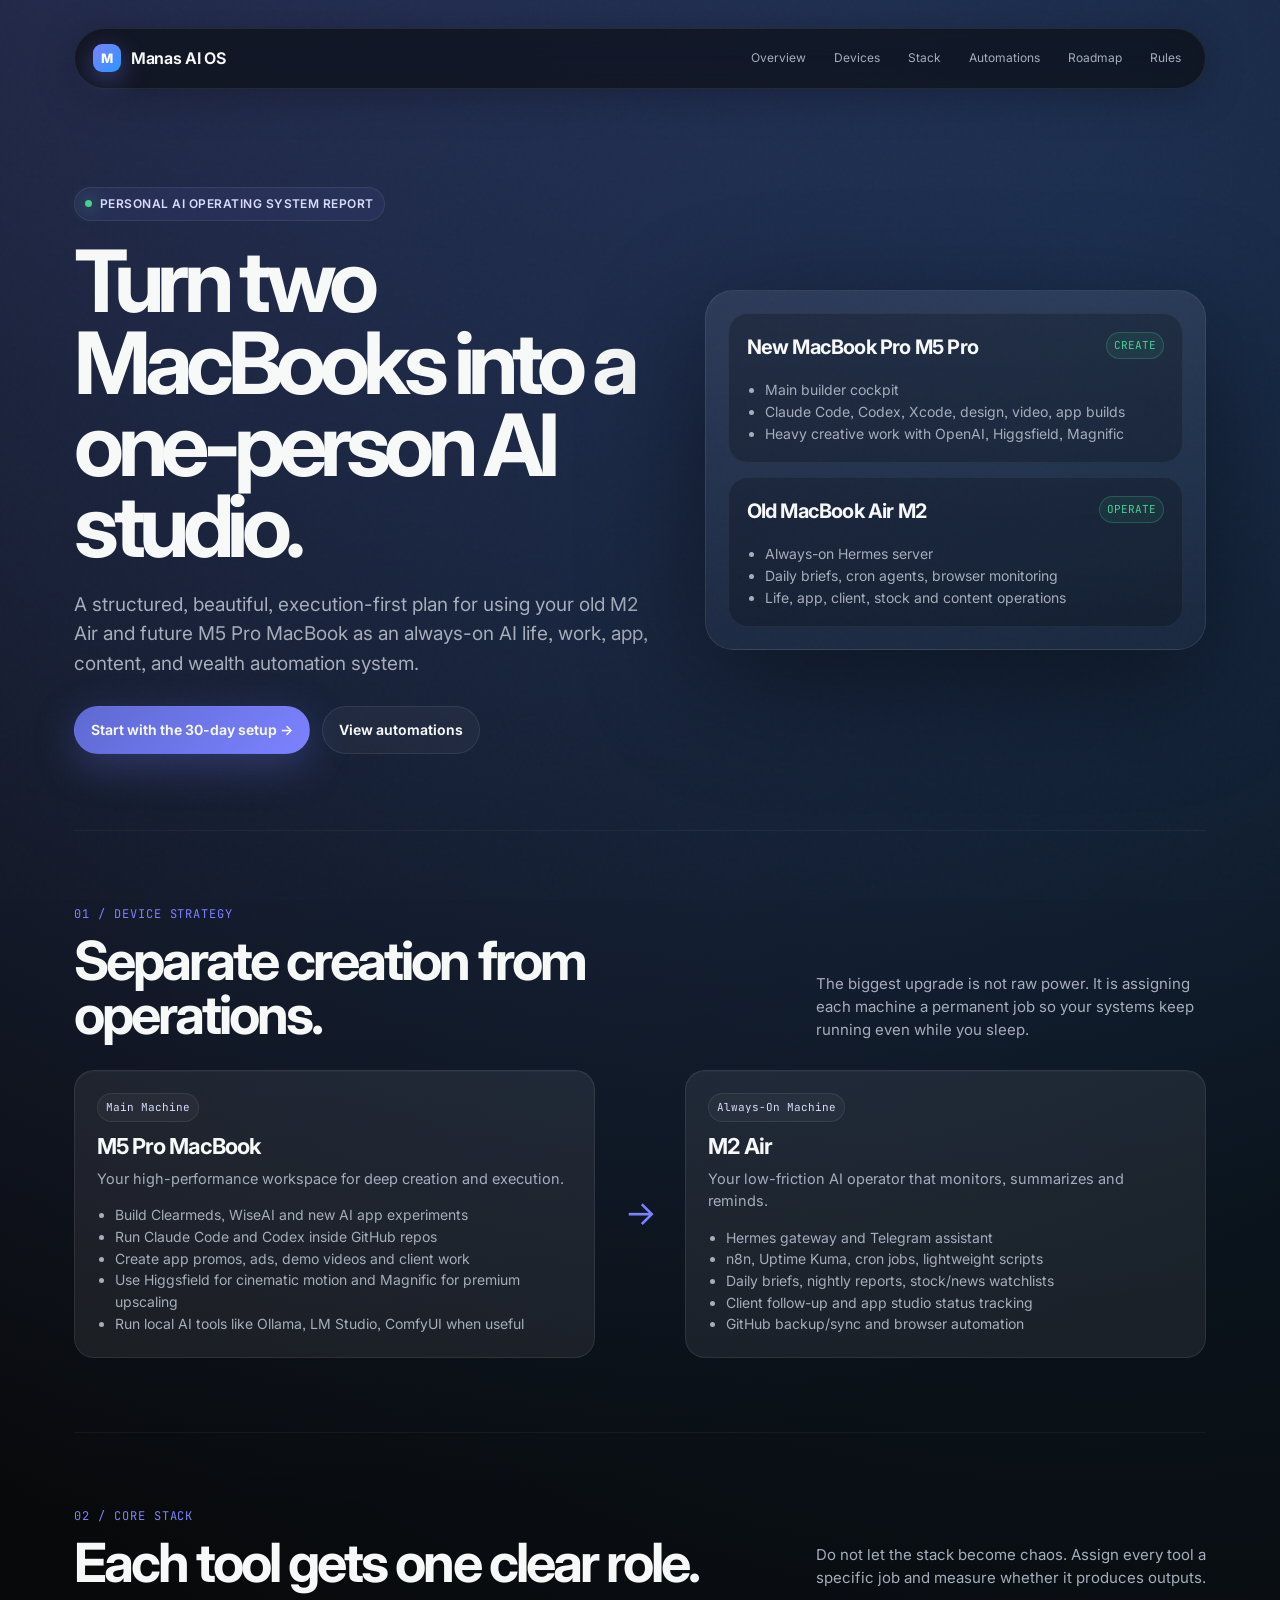
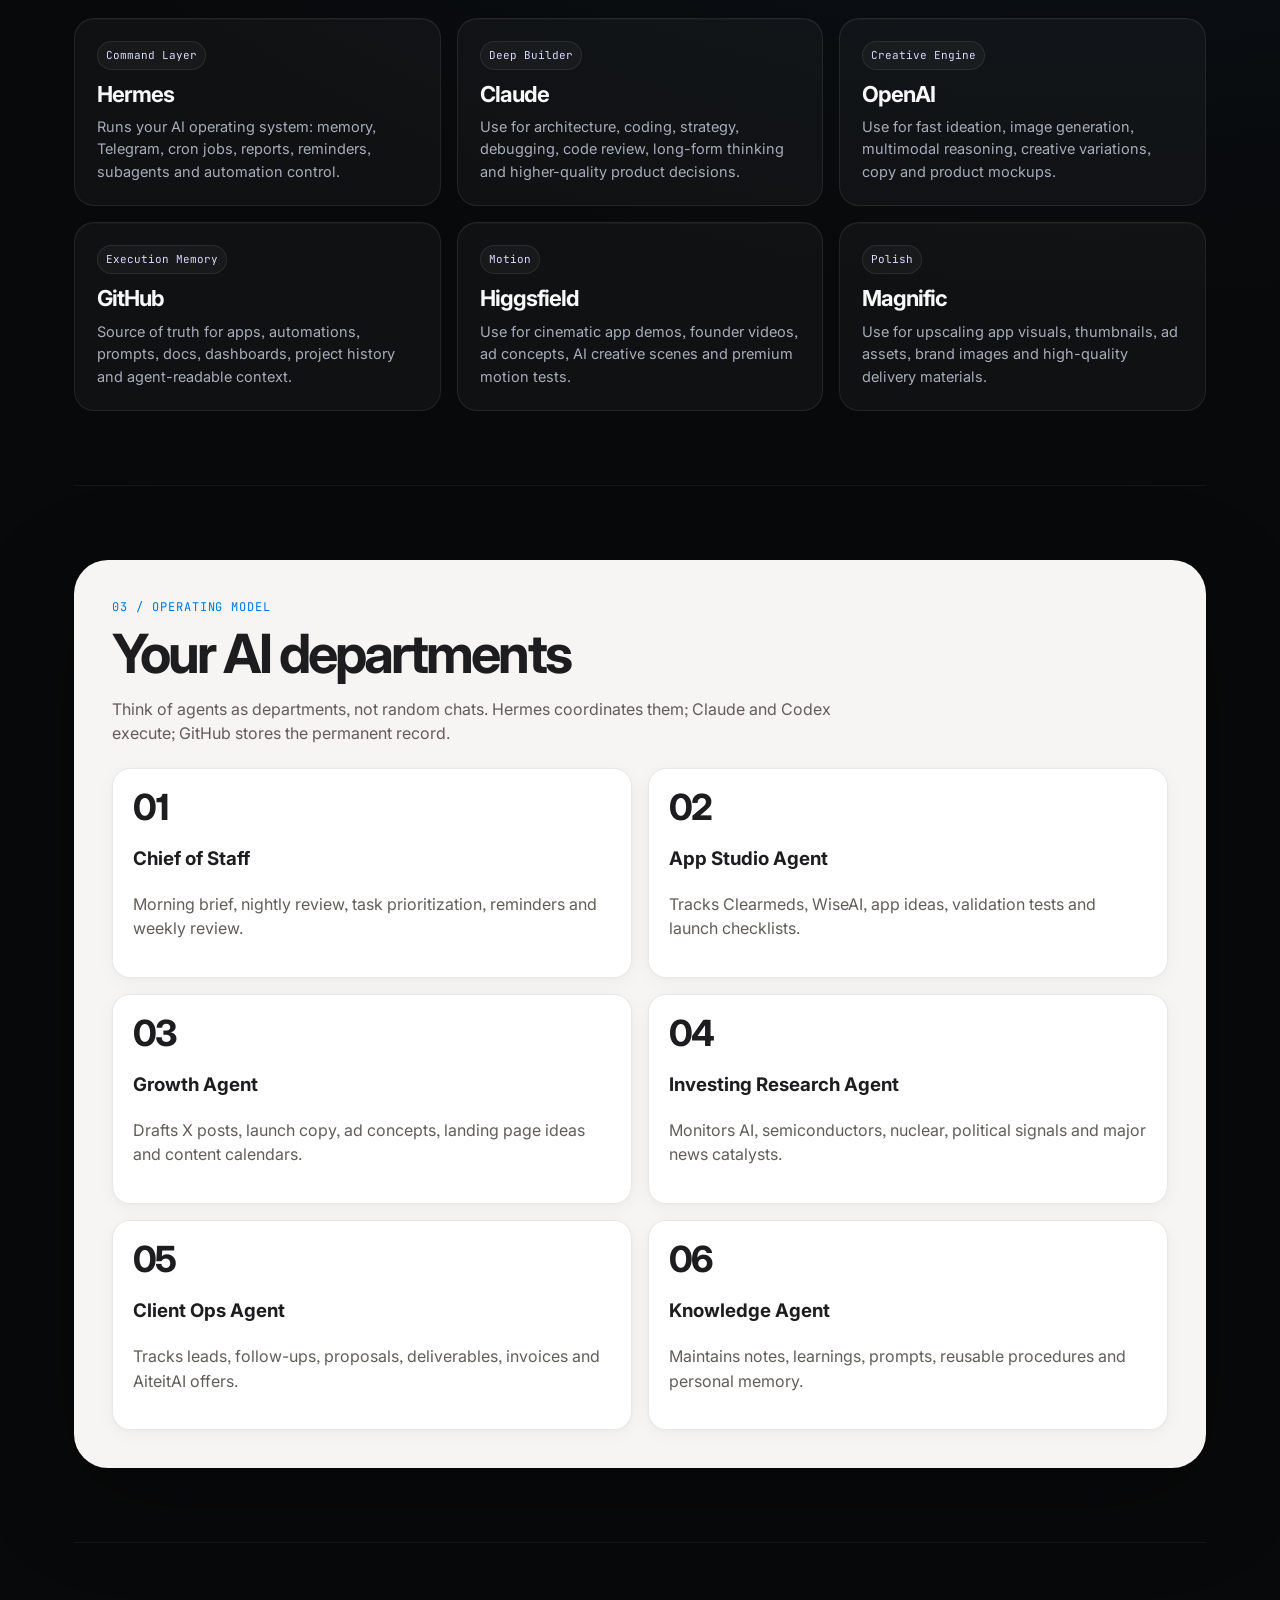
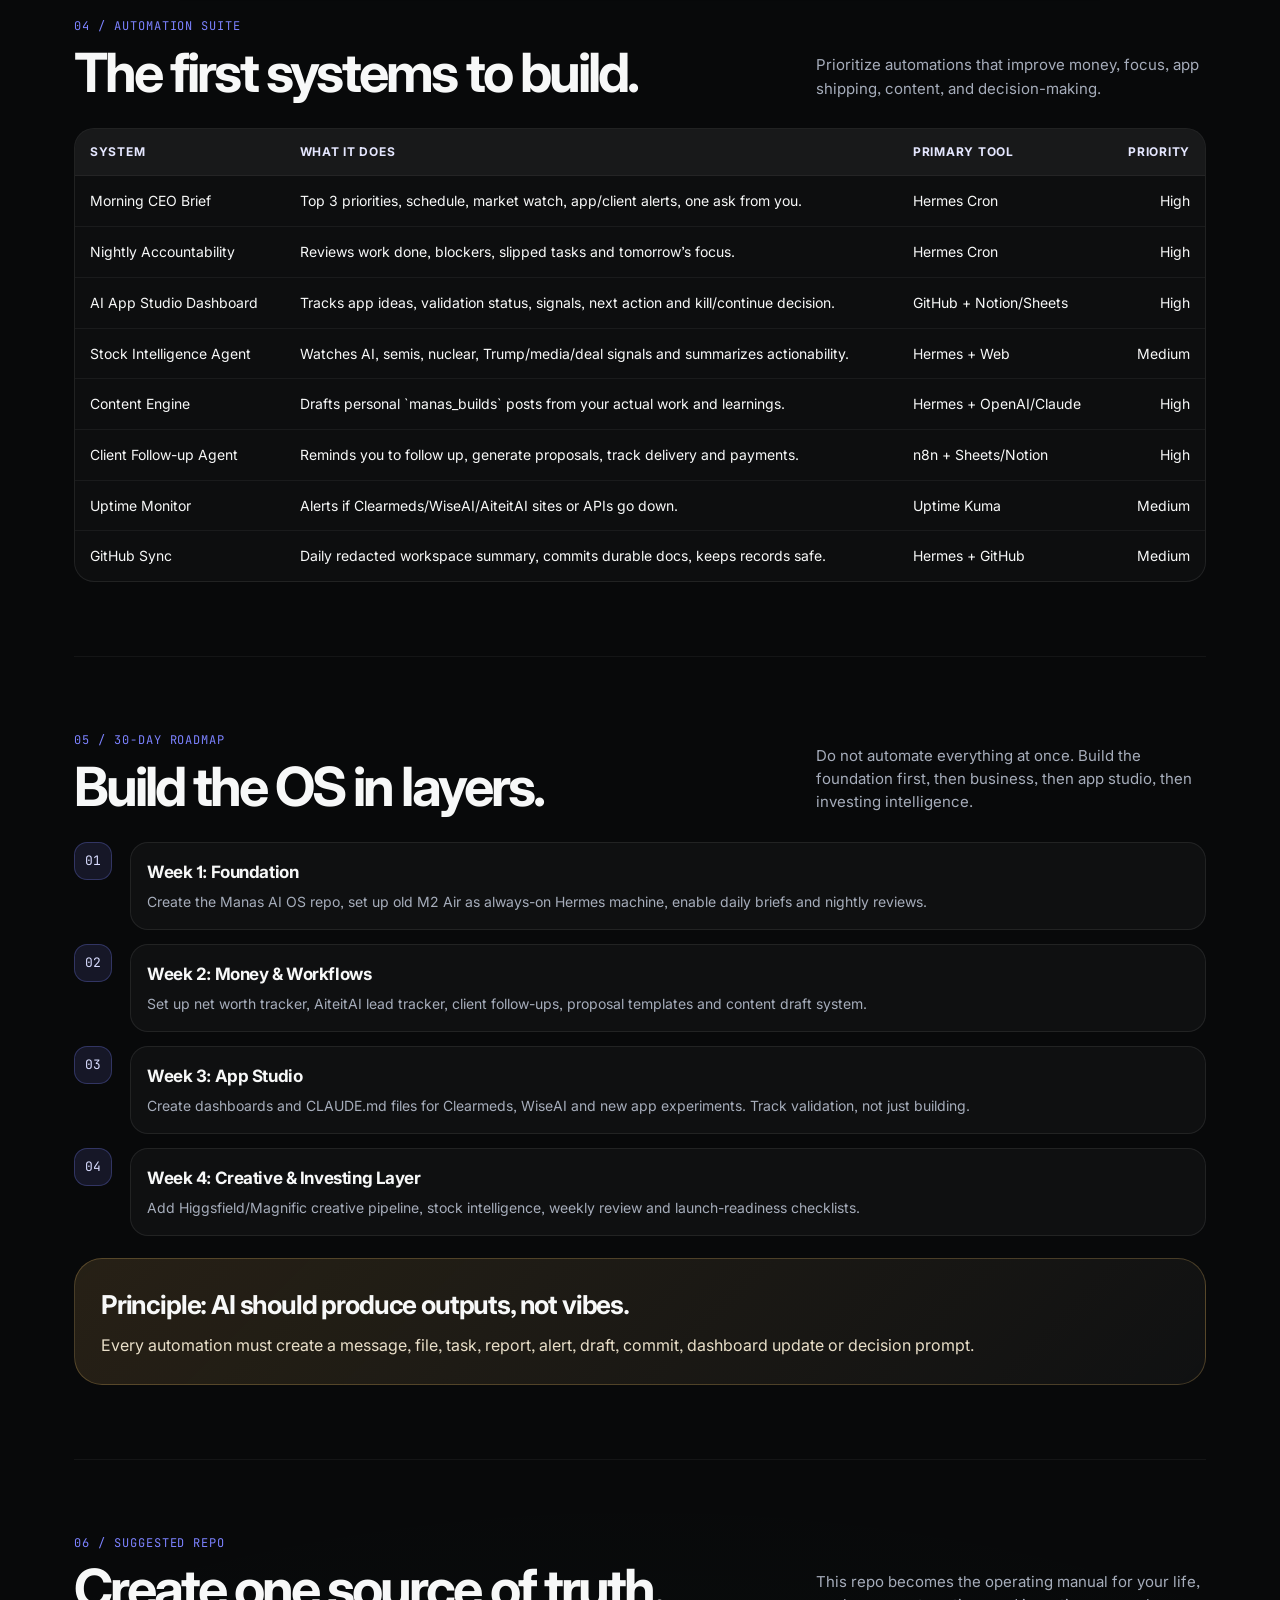
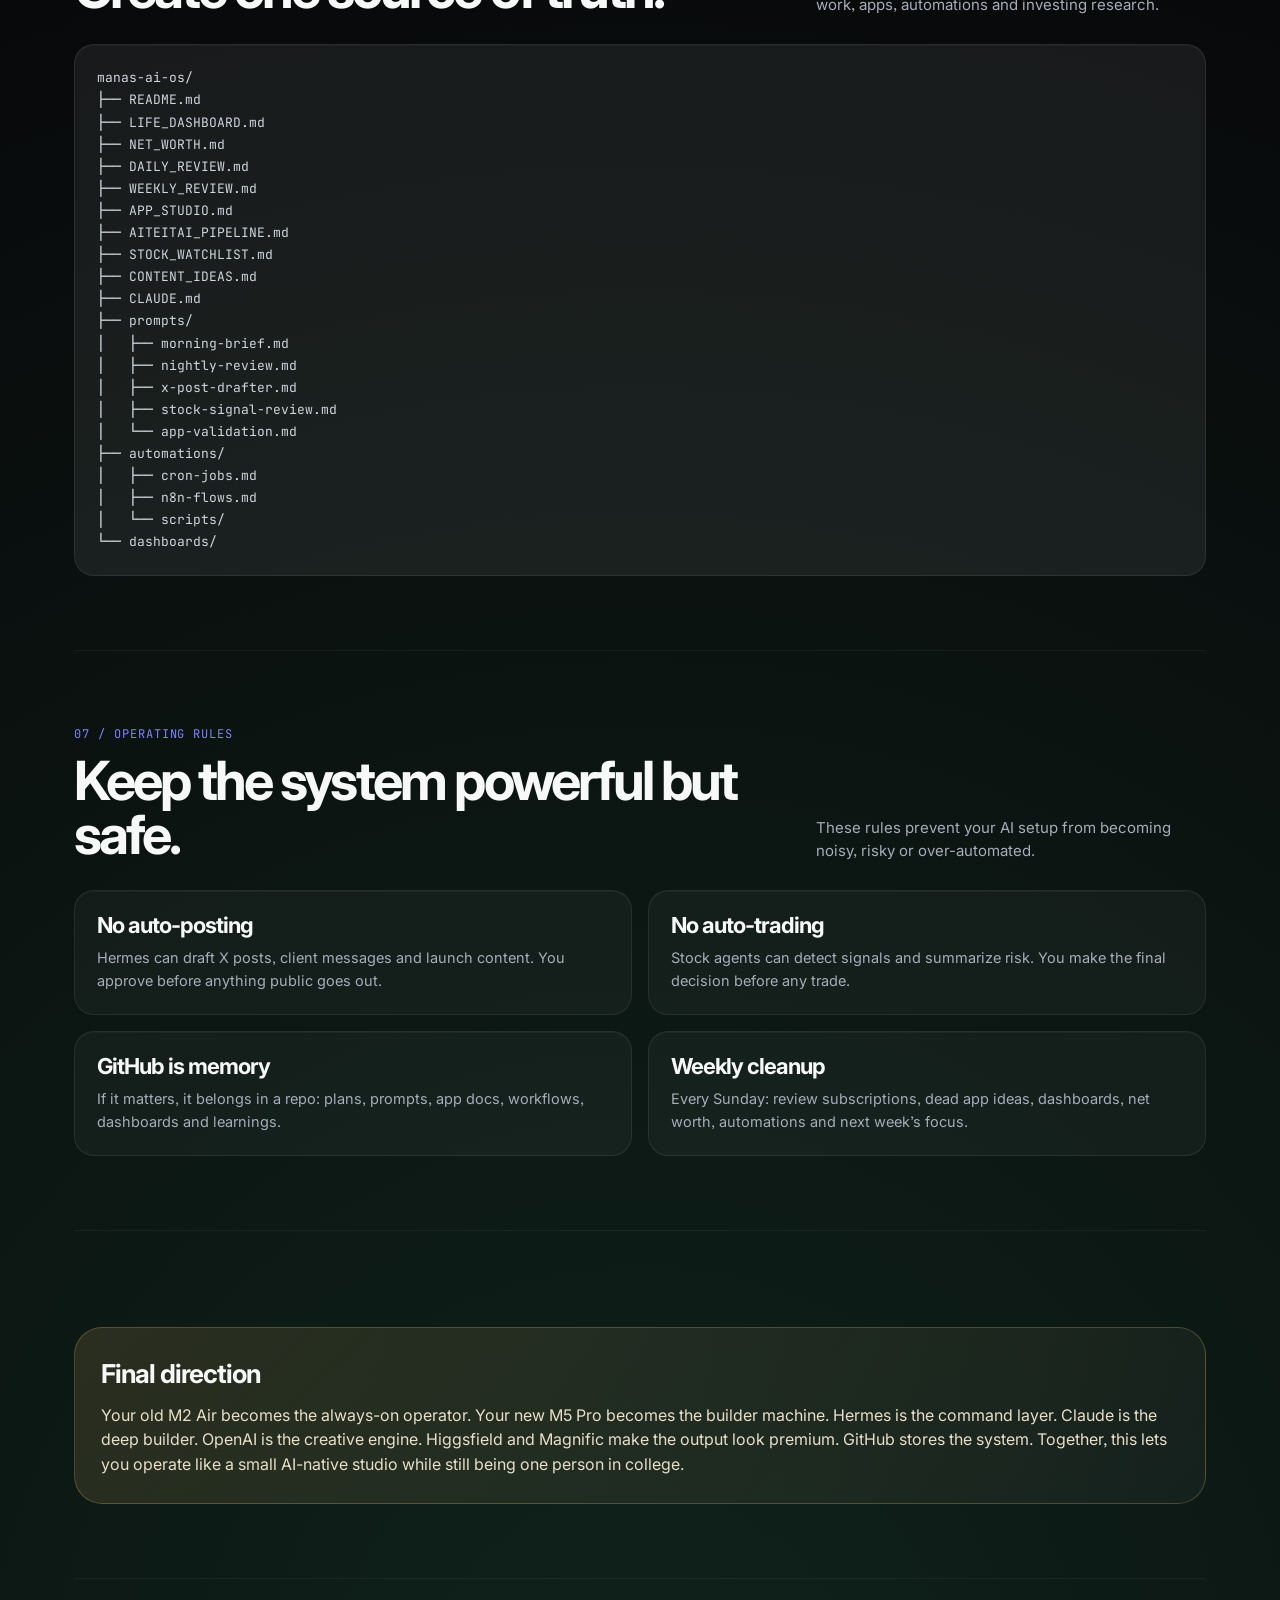
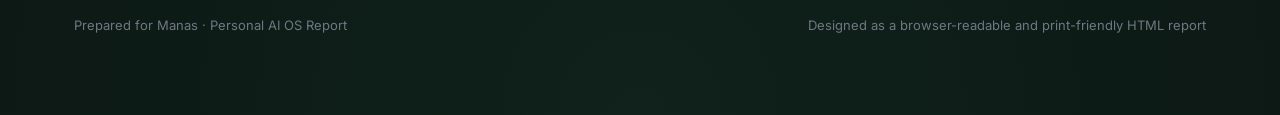
<file: reports/Manas_AI_OS_Report.html>
<!DOCTYPE html>
<html lang="en">
<head>
  <meta charset="UTF-8" />
  <meta name="viewport" content="width=device-width, initial-scale=1.0" />
  <title>Manas AI OS: Two-Device Automation & Life Operating System</title>
  <link href="https://fonts.googleapis.com/css2?family=Inter:wght@300;400;500;600;700;800&family=JetBrains+Mono:wght@400;500;600&display=swap" rel="stylesheet">
  <style>
    :root{
      --bg:#08090a;
      --panel:#0f1011;
      --card:rgba(255,255,255,.035);
      --card-strong:rgba(255,255,255,.065);
      --line:rgba(255,255,255,.08);
      --line-soft:rgba(255,255,255,.05);
      --text:#f7f8f8;
      --muted:#a6adbb;
      --soft:#707782;
      --accent:#7c82ff;
      --accent-2:#5e6ad2;
      --blue:#2997ff;
      --green:#42d392;
      --gold:#f6c46b;
      --rose:#ff8ba7;
      --paper:#f6f5f4;
      --ink:#1d1d1f;
      --shadow: 0 32px 120px rgba(0,0,0,.45);
      --radius-xl:28px;
      --radius-lg:20px;
      --radius-md:14px;
      --radius-sm:9px;
      --mono:'JetBrains Mono', ui-monospace, SFMono-Regular, Menlo, Monaco, Consolas, monospace;
      --sans:'Inter', system-ui, -apple-system, BlinkMacSystemFont, 'Segoe UI', sans-serif;
    }
    *{box-sizing:border-box}
    html{scroll-behavior:smooth}
    body{
      margin:0;
      font-family:var(--sans);
      color:var(--text);
      background:
        radial-gradient(circle at 14% -10%, rgba(124,130,255,.30), transparent 30%),
        radial-gradient(circle at 86% 4%, rgba(41,151,255,.18), transparent 26%),
        radial-gradient(circle at 50% 100%, rgba(66,211,146,.12), transparent 28%),
        var(--bg);
      line-height:1.55;
      font-feature-settings:"cv01","ss03";
    }
    a{color:inherit}
    .noise{
      position:fixed; inset:0; pointer-events:none; opacity:.22; z-index:0;
      background-image:url("data:image/svg+xml,%3Csvg viewBox='0 0 240 240' xmlns='http://www.w3.org/2000/svg'%3E%3Cfilter id='n'%3E%3CfeTurbulence type='fractalNoise' baseFrequency='.85' numOctaves='3' stitchTiles='stitch'/%3E%3C/filter%3E%3Crect width='100%25' height='100%25' filter='url(%23n)' opacity='.35'/%3E%3C/svg%3E");
      mix-blend-mode:soft-light;
    }
    .shell{position:relative; z-index:1; max-width:1180px; margin:0 auto; padding:28px 24px 80px;}
    .nav{
      position:sticky; top:14px; z-index:20;
      display:flex; align-items:center; justify-content:space-between; gap:16px;
      padding:12px 14px 12px 18px; margin-bottom:68px;
      border:1px solid var(--line); background:rgba(15,16,17,.72);
      backdrop-filter: blur(18px) saturate(160%); border-radius:999px;
      box-shadow:0 8px 40px rgba(0,0,0,.25);
    }
    .brand{display:flex; align-items:center; gap:10px; font-weight:650; letter-spacing:-.02em;}
    .brand-mark{width:28px; height:28px; border-radius:9px; background:linear-gradient(135deg,var(--accent),var(--blue)); display:grid; place-items:center; box-shadow:0 8px 24px rgba(124,130,255,.38);}
    .brand-mark:after{content:"M"; font-size:13px; font-weight:800; color:white;}
    .nav-links{display:flex; gap:8px; flex-wrap:wrap; justify-content:flex-end;}
    .nav-links a{font-size:12px; color:var(--muted); text-decoration:none; padding:8px 10px; border-radius:999px;}
    .nav-links a:hover{background:rgba(255,255,255,.06); color:var(--text)}
    .hero{padding:30px 0 76px; display:grid; grid-template-columns:1.08fr .92fr; gap:42px; align-items:center;}
    .eyebrow{display:inline-flex; align-items:center; gap:8px; padding:7px 10px; border:1px solid var(--line); border-radius:999px; color:#d7dcff; background:rgba(124,130,255,.08); font-size:12px; font-weight:600; letter-spacing:.04em; text-transform:uppercase;}
    .dot{width:7px; height:7px; border-radius:50%; background:var(--green); box-shadow:0 0 18px var(--green)}
    h1{font-size:clamp(46px, 7vw, 86px); line-height:.95; letter-spacing:-.075em; margin:20px 0 22px; max-width:780px;}
    .hero p{font-size:19px; color:var(--muted); max-width:620px; margin:0 0 26px;}
    .hero-actions{display:flex; flex-wrap:wrap; gap:12px; margin-top:28px;}
    .btn{display:inline-flex; align-items:center; gap:9px; padding:12px 16px; border-radius:999px; text-decoration:none; font-weight:650; font-size:14px; border:1px solid var(--line); background:rgba(255,255,255,.04); color:var(--text);}
    .btn.primary{background:linear-gradient(135deg,var(--accent-2),var(--accent)); border-color:transparent; box-shadow:0 12px 40px rgba(94,106,210,.35)}
    .hero-card{border:1px solid var(--line); background:linear-gradient(180deg, rgba(255,255,255,.07), rgba(255,255,255,.025)); border-radius:var(--radius-xl); padding:22px; box-shadow:var(--shadow);}
    .device-map{display:grid; gap:14px;}
    .device{border:1px solid var(--line-soft); background:rgba(0,0,0,.22); border-radius:20px; padding:18px;}
    .device-top{display:flex; justify-content:space-between; align-items:flex-start; gap:12px; margin-bottom:16px;}
    .device h3{margin:0; font-size:20px; letter-spacing:-.04em;}
    .device .tag{font-family:var(--mono); color:var(--green); font-size:11px; border:1px solid rgba(66,211,146,.25); padding:4px 7px; border-radius:999px; background:rgba(66,211,146,.08)}
    .device ul{margin:0; padding-left:18px; color:var(--muted); font-size:14px;}
    .section{padding:74px 0; border-top:1px solid var(--line-soft);}
    .section-header{display:flex; justify-content:space-between; gap:24px; align-items:end; margin-bottom:28px;}
    .section-kicker{font-family:var(--mono); color:var(--accent); font-size:12px; letter-spacing:.08em; text-transform:uppercase; margin-bottom:10px;}
    h2{font-size:clamp(32px, 4.4vw, 54px); line-height:1; letter-spacing:-.055em; margin:0; max-width:760px;}
    .section-header p{max-width:390px; margin:0; color:var(--muted); font-size:15px;}
    .grid{display:grid; gap:16px;}
    .grid.cols-3{grid-template-columns:repeat(3,1fr)}
    .grid.cols-2{grid-template-columns:repeat(2,1fr)}
    .card{border:1px solid var(--line); background:var(--card); border-radius:var(--radius-lg); padding:22px; box-shadow:0 1px 0 rgba(255,255,255,.03) inset;}
    .card.strong{background:var(--card-strong)}
    .card h3{font-size:22px; line-height:1.1; letter-spacing:-.045em; margin:0 0 10px;}
    .card p{color:var(--muted); margin:0; font-size:14.5px;}
    .card ul{margin:14px 0 0; padding-left:18px; color:var(--muted); font-size:14px;}
    .pill{display:inline-flex; width:max-content; padding:5px 8px; border-radius:999px; border:1px solid var(--line); background:rgba(255,255,255,.035); color:#d9dcff; font-size:11px; font-family:var(--mono); margin-bottom:12px;}
    .matrix{display:grid; grid-template-columns:1fr 62px 1fr; gap:14px; align-items:stretch;}
    .arrow{display:grid; place-items:center; color:var(--accent); font-size:34px;}
    .table{width:100%; border-collapse:separate; border-spacing:0; overflow:hidden; border:1px solid var(--line); border-radius:var(--radius-lg); background:rgba(255,255,255,.025);}
    .table th,.table td{padding:14px 15px; text-align:left; border-bottom:1px solid var(--line-soft); font-size:14px; vertical-align:top;}
    .table th{color:#e5e7ff; font-size:12px; text-transform:uppercase; letter-spacing:.06em; background:rgba(255,255,255,.045);}
    .table tr:last-child td{border-bottom:0}
    .table td:last-child,.table th:last-child{text-align:right;}
    .timeline{position:relative; display:grid; gap:14px;}
    .step{display:grid; grid-template-columns:42px 1fr; gap:14px; align-items:start;}
    .num{width:38px; height:38px; border-radius:13px; background:rgba(124,130,255,.12); border:1px solid rgba(124,130,255,.28); color:#d9dcff; display:grid; place-items:center; font-family:var(--mono); font-size:13px;}
    .step-body{border:1px solid var(--line); background:rgba(255,255,255,.03); border-radius:18px; padding:16px;}
    .step-body h4{margin:0 0 6px; font-size:17px; letter-spacing:-.025em;}
    .step-body p{margin:0; color:var(--muted); font-size:14px;}
    .callout{border:1px solid rgba(246,196,107,.24); background:linear-gradient(135deg, rgba(246,196,107,.13), rgba(255,255,255,.035)); border-radius:var(--radius-xl); padding:26px; margin-top:22px;}
    .callout h3{margin:0 0 8px; font-size:26px; letter-spacing:-.045em;}
    .callout p{margin:0; color:#e9dfc9;}
    .light-page{background:var(--paper); color:var(--ink); border-radius:34px; padding:38px; box-shadow:0 28px 100px rgba(0,0,0,.28);}
    .light-page h2,.light-page h3{color:var(--ink)}
    .light-page p,.light-page li{color:#615d59}
    .light-grid{display:grid; grid-template-columns:1fr 1fr; gap:16px; margin-top:22px;}
    .light-card{background:white; border:1px solid rgba(0,0,0,.09); border-radius:18px; padding:20px; box-shadow:rgba(0,0,0,.04) 0 4px 18px, rgba(0,0,0,.02) 0 1px 4px;}
    .score{font-size:36px; line-height:1; letter-spacing:-.055em; font-weight:750; margin-bottom:8px;}
    .footer{padding:36px 0 0; color:var(--soft); font-size:13px; display:flex; justify-content:space-between; gap:20px; border-top:1px solid var(--line-soft);}
    .print-note{display:none}
    @media(max-width:880px){
      .hero,.grid.cols-2,.grid.cols-3,.light-grid,.matrix{grid-template-columns:1fr}
      .arrow{transform:rotate(90deg)}
      .section-header{display:block}.section-header p{margin-top:12px}
      .nav{align-items:flex-start; border-radius:22px}.nav-links{display:none}
    }
    @media print{
      body{background:white; color:#111}.noise,.nav,.hero-actions{display:none}.shell{max-width:none; padding:0}.section{page-break-inside:avoid; border-top:1px solid #ddd}.card,.hero-card,.device,.step-body,.callout{background:white; color:#111; border:1px solid #ddd; box-shadow:none}.card p,.card li,.device li,.step-body p,.section-header p{color:#555}h1,h2,h3,h4{color:#111}.print-note{display:block}.light-page{box-shadow:none;border:1px solid #ddd}.table th,.table td{color:#111;border-color:#ddd}.footer{color:#555;border-color:#ddd}
    }
  </style>
</head>
<body>
  <div class="noise"></div>
  <main class="shell">
    <nav class="nav">
      <div class="brand"><span class="brand-mark"></span><span>Manas AI OS</span></div>
      <div class="nav-links">
        <a href="#overview">Overview</a><a href="#devices">Devices</a><a href="#stack">Stack</a><a href="#automations">Automations</a><a href="#roadmap">Roadmap</a><a href="#rules">Rules</a>
      </div>
    </nav>

    <section class="hero" id="overview">
      <div>
        <span class="eyebrow"><span class="dot"></span> Personal AI Operating System Report</span>
        <h1>Turn two MacBooks into a one-person AI studio.</h1>
        <p>A structured, beautiful, execution-first plan for using your old M2 Air and future M5 Pro MacBook as an always-on AI life, work, app, content, and wealth automation system.</p>
        <div class="hero-actions">
          <a class="btn primary" href="#roadmap">Start with the 30-day setup →</a>
          <a class="btn" href="#automations">View automations</a>
        </div>
      </div>
      <aside class="hero-card">
        <div class="device-map">
          <div class="device">
            <div class="device-top"><h3>New MacBook Pro M5 Pro</h3><span class="tag">CREATE</span></div>
            <ul><li>Main builder cockpit</li><li>Claude Code, Codex, Xcode, design, video, app builds</li><li>Heavy creative work with OpenAI, Higgsfield, Magnific</li></ul>
          </div>
          <div class="device">
            <div class="device-top"><h3>Old MacBook Air M2</h3><span class="tag">OPERATE</span></div>
            <ul><li>Always-on Hermes server</li><li>Daily briefs, cron agents, browser monitoring</li><li>Life, app, client, stock and content operations</li></ul>
          </div>
        </div>
      </aside>
    </section>

    <section class="section" id="devices">
      <div class="section-header">
        <div><div class="section-kicker">01 / Device Strategy</div><h2>Separate creation from operations.</h2></div>
        <p>The biggest upgrade is not raw power. It is assigning each machine a permanent job so your systems keep running even while you sleep.</p>
      </div>
      <div class="matrix">
        <div class="card strong"><span class="pill">Main Machine</span><h3>M5 Pro MacBook</h3><p>Your high-performance workspace for deep creation and execution.</p><ul><li>Build Clearmeds, WiseAI and new AI app experiments</li><li>Run Claude Code and Codex inside GitHub repos</li><li>Create app promos, ads, demo videos and client work</li><li>Use Higgsfield for cinematic motion and Magnific for premium upscaling</li><li>Run local AI tools like Ollama, LM Studio, ComfyUI when useful</li></ul></div>
        <div class="arrow">→</div>
        <div class="card strong"><span class="pill">Always-On Machine</span><h3>M2 Air</h3><p>Your low-friction AI operator that monitors, summarizes and reminds.</p><ul><li>Hermes gateway and Telegram assistant</li><li>n8n, Uptime Kuma, cron jobs, lightweight scripts</li><li>Daily briefs, nightly reports, stock/news watchlists</li><li>Client follow-up and app studio status tracking</li><li>GitHub backup/sync and browser automation</li></ul></div>
      </div>
    </section>

    <section class="section" id="stack">
      <div class="section-header">
        <div><div class="section-kicker">02 / Core Stack</div><h2>Each tool gets one clear role.</h2></div>
        <p>Do not let the stack become chaos. Assign every tool a specific job and measure whether it produces outputs.</p>
      </div>
      <div class="grid cols-3">
        <div class="card"><span class="pill">Command Layer</span><h3>Hermes</h3><p>Runs your AI operating system: memory, Telegram, cron jobs, reports, reminders, subagents and automation control.</p></div>
        <div class="card"><span class="pill">Deep Builder</span><h3>Claude</h3><p>Use for architecture, coding, strategy, debugging, code review, long-form thinking and higher-quality product decisions.</p></div>
        <div class="card"><span class="pill">Creative Engine</span><h3>OpenAI</h3><p>Use for fast ideation, image generation, multimodal reasoning, creative variations, copy and product mockups.</p></div>
        <div class="card"><span class="pill">Execution Memory</span><h3>GitHub</h3><p>Source of truth for apps, automations, prompts, docs, dashboards, project history and agent-readable context.</p></div>
        <div class="card"><span class="pill">Motion</span><h3>Higgsfield</h3><p>Use for cinematic app demos, founder videos, ad concepts, AI creative scenes and premium motion tests.</p></div>
        <div class="card"><span class="pill">Polish</span><h3>Magnific</h3><p>Use for upscaling app visuals, thumbnails, ad assets, brand images and high-quality delivery materials.</p></div>
      </div>
    </section>

    <section class="section">
      <div class="light-page">
        <div class="section-kicker" style="color:#0075de">03 / Operating Model</div>
        <h2>Your AI departments</h2>
        <p style="max-width:760px">Think of agents as departments, not random chats. Hermes coordinates them; Claude and Codex execute; GitHub stores the permanent record.</p>
        <div class="light-grid">
          <div class="light-card"><div class="score">01</div><h3>Chief of Staff</h3><p>Morning brief, nightly review, task prioritization, reminders and weekly review.</p></div>
          <div class="light-card"><div class="score">02</div><h3>App Studio Agent</h3><p>Tracks Clearmeds, WiseAI, app ideas, validation tests and launch checklists.</p></div>
          <div class="light-card"><div class="score">03</div><h3>Growth Agent</h3><p>Drafts X posts, launch copy, ad concepts, landing page ideas and content calendars.</p></div>
          <div class="light-card"><div class="score">04</div><h3>Investing Research Agent</h3><p>Monitors AI, semiconductors, nuclear, political signals and major news catalysts.</p></div>
          <div class="light-card"><div class="score">05</div><h3>Client Ops Agent</h3><p>Tracks leads, follow-ups, proposals, deliverables, invoices and AiteitAI offers.</p></div>
          <div class="light-card"><div class="score">06</div><h3>Knowledge Agent</h3><p>Maintains notes, learnings, prompts, reusable procedures and personal memory.</p></div>
        </div>
      </div>
    </section>

    <section class="section" id="automations">
      <div class="section-header">
        <div><div class="section-kicker">04 / Automation Suite</div><h2>The first systems to build.</h2></div>
        <p>Prioritize automations that improve money, focus, app shipping, content, and decision-making.</p>
      </div>
      <table class="table">
        <thead><tr><th>System</th><th>What it does</th><th>Primary tool</th><th>Priority</th></tr></thead>
        <tbody>
          <tr><td>Morning CEO Brief</td><td>Top 3 priorities, schedule, market watch, app/client alerts, one ask from you.</td><td>Hermes Cron</td><td>High</td></tr>
          <tr><td>Nightly Accountability</td><td>Reviews work done, blockers, slipped tasks and tomorrow’s focus.</td><td>Hermes Cron</td><td>High</td></tr>
          <tr><td>AI App Studio Dashboard</td><td>Tracks app ideas, validation status, signals, next action and kill/continue decision.</td><td>GitHub + Notion/Sheets</td><td>High</td></tr>
          <tr><td>Stock Intelligence Agent</td><td>Watches AI, semis, nuclear, Trump/media/deal signals and summarizes actionability.</td><td>Hermes + Web</td><td>Medium</td></tr>
          <tr><td>Content Engine</td><td>Drafts personal `manas_builds` posts from your actual work and learnings.</td><td>Hermes + OpenAI/Claude</td><td>High</td></tr>
          <tr><td>Client Follow-up Agent</td><td>Reminds you to follow up, generate proposals, track delivery and payments.</td><td>n8n + Sheets/Notion</td><td>High</td></tr>
          <tr><td>Uptime Monitor</td><td>Alerts if Clearmeds/WiseAI/AiteitAI sites or APIs go down.</td><td>Uptime Kuma</td><td>Medium</td></tr>
          <tr><td>GitHub Sync</td><td>Daily redacted workspace summary, commits durable docs, keeps records safe.</td><td>Hermes + GitHub</td><td>Medium</td></tr>
        </tbody>
      </table>
    </section>

    <section class="section" id="roadmap">
      <div class="section-header">
        <div><div class="section-kicker">05 / 30-Day Roadmap</div><h2>Build the OS in layers.</h2></div>
        <p>Do not automate everything at once. Build the foundation first, then business, then app studio, then investing intelligence.</p>
      </div>
      <div class="timeline">
        <div class="step"><div class="num">01</div><div class="step-body"><h4>Week 1: Foundation</h4><p>Create the Manas AI OS repo, set up old M2 Air as always-on Hermes machine, enable daily briefs and nightly reviews.</p></div></div>
        <div class="step"><div class="num">02</div><div class="step-body"><h4>Week 2: Money & Workflows</h4><p>Set up net worth tracker, AiteitAI lead tracker, client follow-ups, proposal templates and content draft system.</p></div></div>
        <div class="step"><div class="num">03</div><div class="step-body"><h4>Week 3: App Studio</h4><p>Create dashboards and CLAUDE.md files for Clearmeds, WiseAI and new app experiments. Track validation, not just building.</p></div></div>
        <div class="step"><div class="num">04</div><div class="step-body"><h4>Week 4: Creative & Investing Layer</h4><p>Add Higgsfield/Magnific creative pipeline, stock intelligence, weekly review and launch-readiness checklists.</p></div></div>
      </div>
      <div class="callout"><h3>Principle: AI should produce outputs, not vibes.</h3><p>Every automation must create a message, file, task, report, alert, draft, commit, dashboard update or decision prompt.</p></div>
    </section>

    <section class="section">
      <div class="section-header">
        <div><div class="section-kicker">06 / Suggested Repo</div><h2>Create one source of truth.</h2></div>
        <p>This repo becomes the operating manual for your life, work, apps, automations and investing research.</p>
      </div>
      <div class="card strong">
<pre style="white-space:pre-wrap; margin:0; color:#d0d6e0; font-family:var(--mono); font-size:13px; line-height:1.7;">manas-ai-os/
├── README.md
├── LIFE_DASHBOARD.md
├── NET_WORTH.md
├── DAILY_REVIEW.md
├── WEEKLY_REVIEW.md
├── APP_STUDIO.md
├── AITEITAI_PIPELINE.md
├── STOCK_WATCHLIST.md
├── CONTENT_IDEAS.md
├── CLAUDE.md
├── prompts/
│   ├── morning-brief.md
│   ├── nightly-review.md
│   ├── x-post-drafter.md
│   ├── stock-signal-review.md
│   └── app-validation.md
├── automations/
│   ├── cron-jobs.md
│   ├── n8n-flows.md
│   └── scripts/
└── dashboards/</pre>
      </div>
    </section>

    <section class="section" id="rules">
      <div class="section-header">
        <div><div class="section-kicker">07 / Operating Rules</div><h2>Keep the system powerful but safe.</h2></div>
        <p>These rules prevent your AI setup from becoming noisy, risky or over-automated.</p>
      </div>
      <div class="grid cols-2">
        <div class="card"><h3>No auto-posting</h3><p>Hermes can draft X posts, client messages and launch content. You approve before anything public goes out.</p></div>
        <div class="card"><h3>No auto-trading</h3><p>Stock agents can detect signals and summarize risk. You make the final decision before any trade.</p></div>
        <div class="card"><h3>GitHub is memory</h3><p>If it matters, it belongs in a repo: plans, prompts, app docs, workflows, dashboards and learnings.</p></div>
        <div class="card"><h3>Weekly cleanup</h3><p>Every Sunday: review subscriptions, dead app ideas, dashboards, net worth, automations and next week’s focus.</p></div>
      </div>
    </section>

    <section class="section">
      <div class="callout">
        <h3>Final direction</h3>
        <p>Your old M2 Air becomes the always-on operator. Your new M5 Pro becomes the builder machine. Hermes is the command layer. Claude is the deep builder. OpenAI is the creative engine. Higgsfield and Magnific make the output look premium. GitHub stores the system. Together, this lets you operate like a small AI-native studio while still being one person in college.</p>
      </div>
    </section>

    <footer class="footer">
      <div>Prepared for Manas · Personal AI OS Report</div>
      <div>Designed as a browser-readable and print-friendly HTML report</div>
    </footer>
  </main>
</body>
</html>
</file>
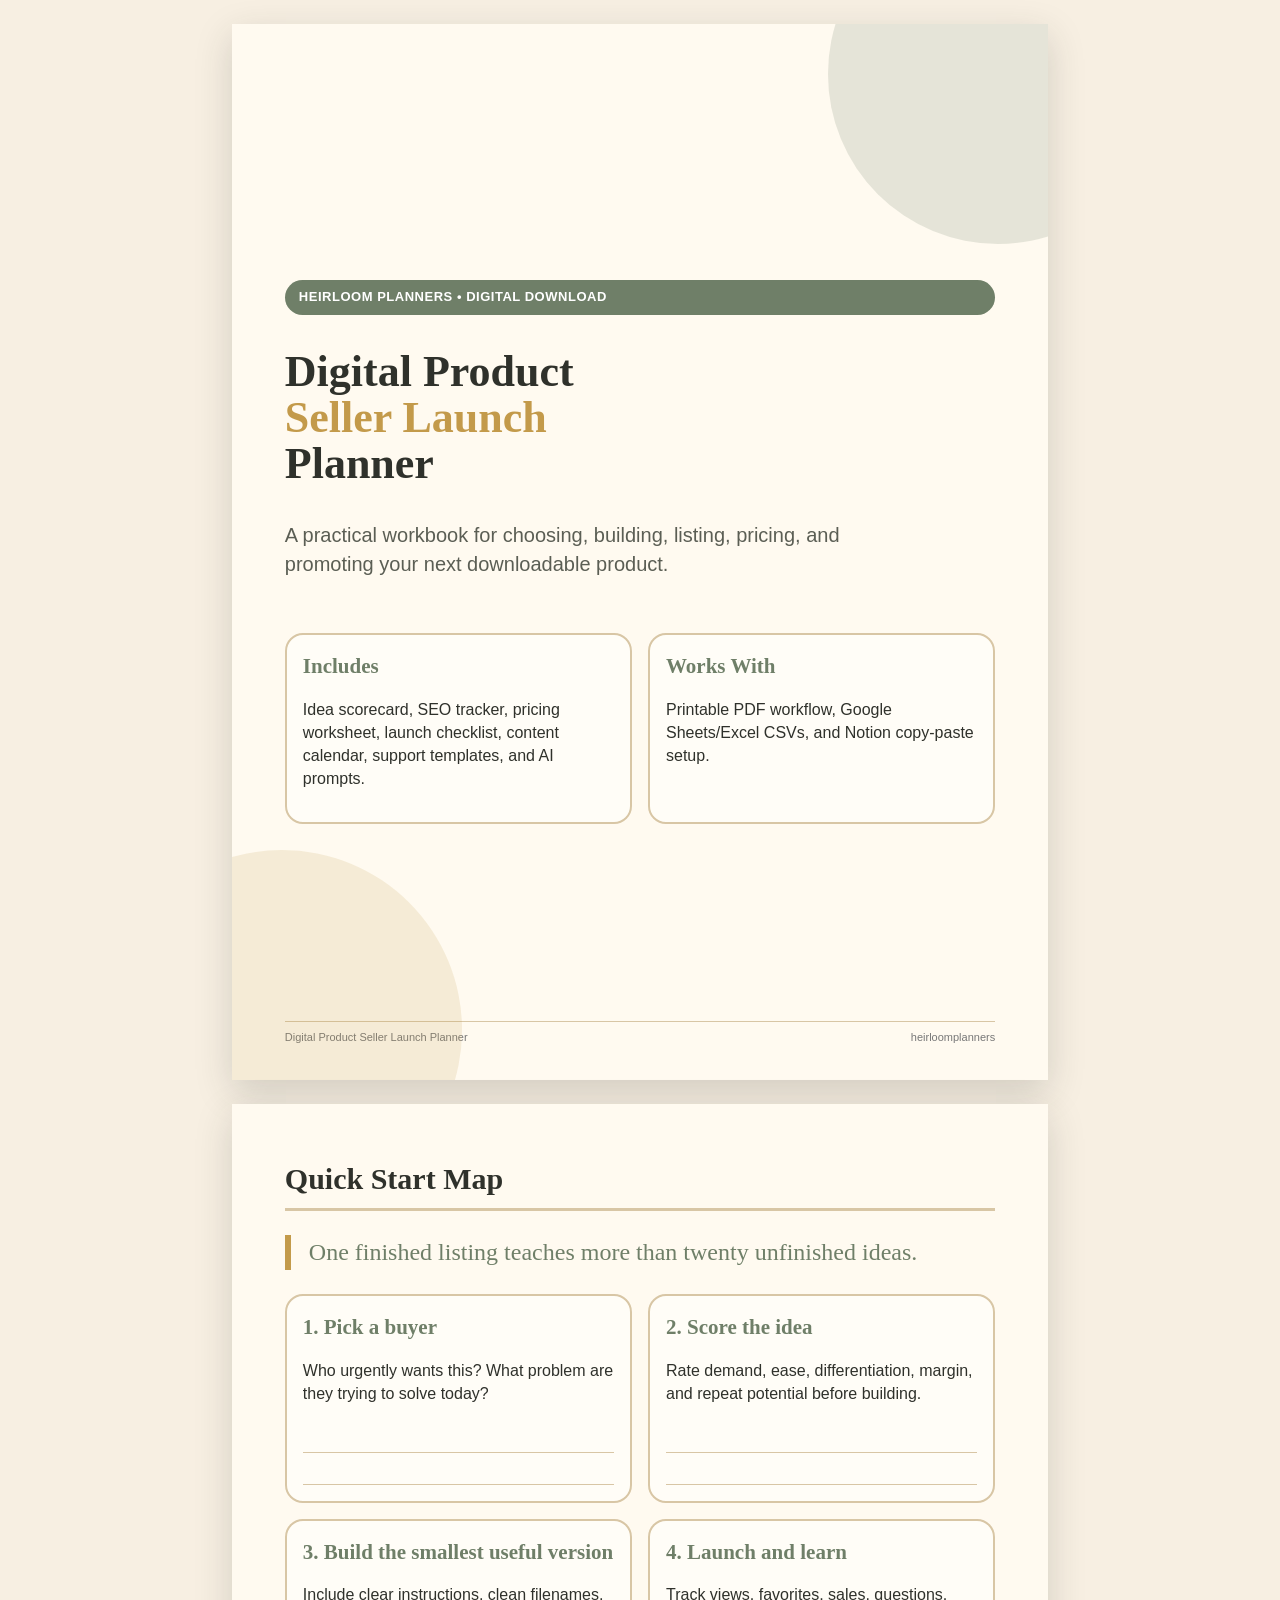
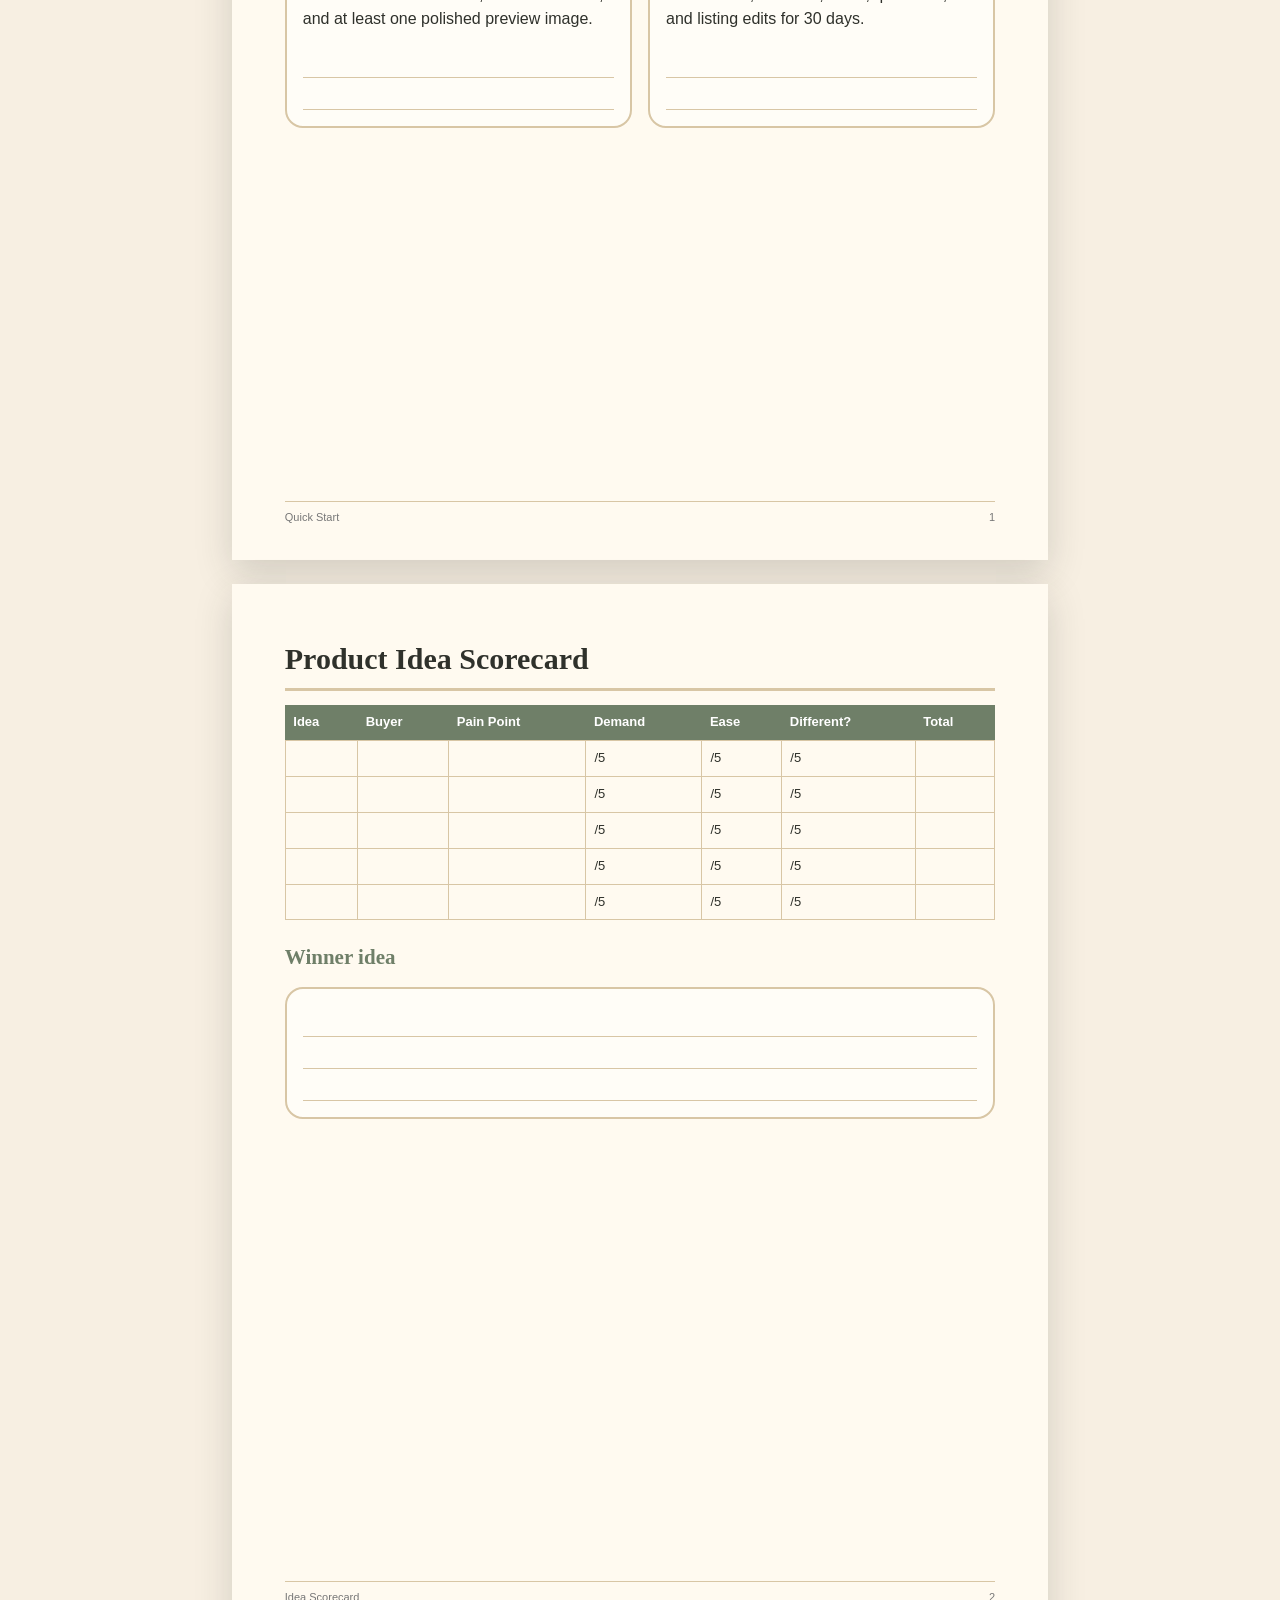
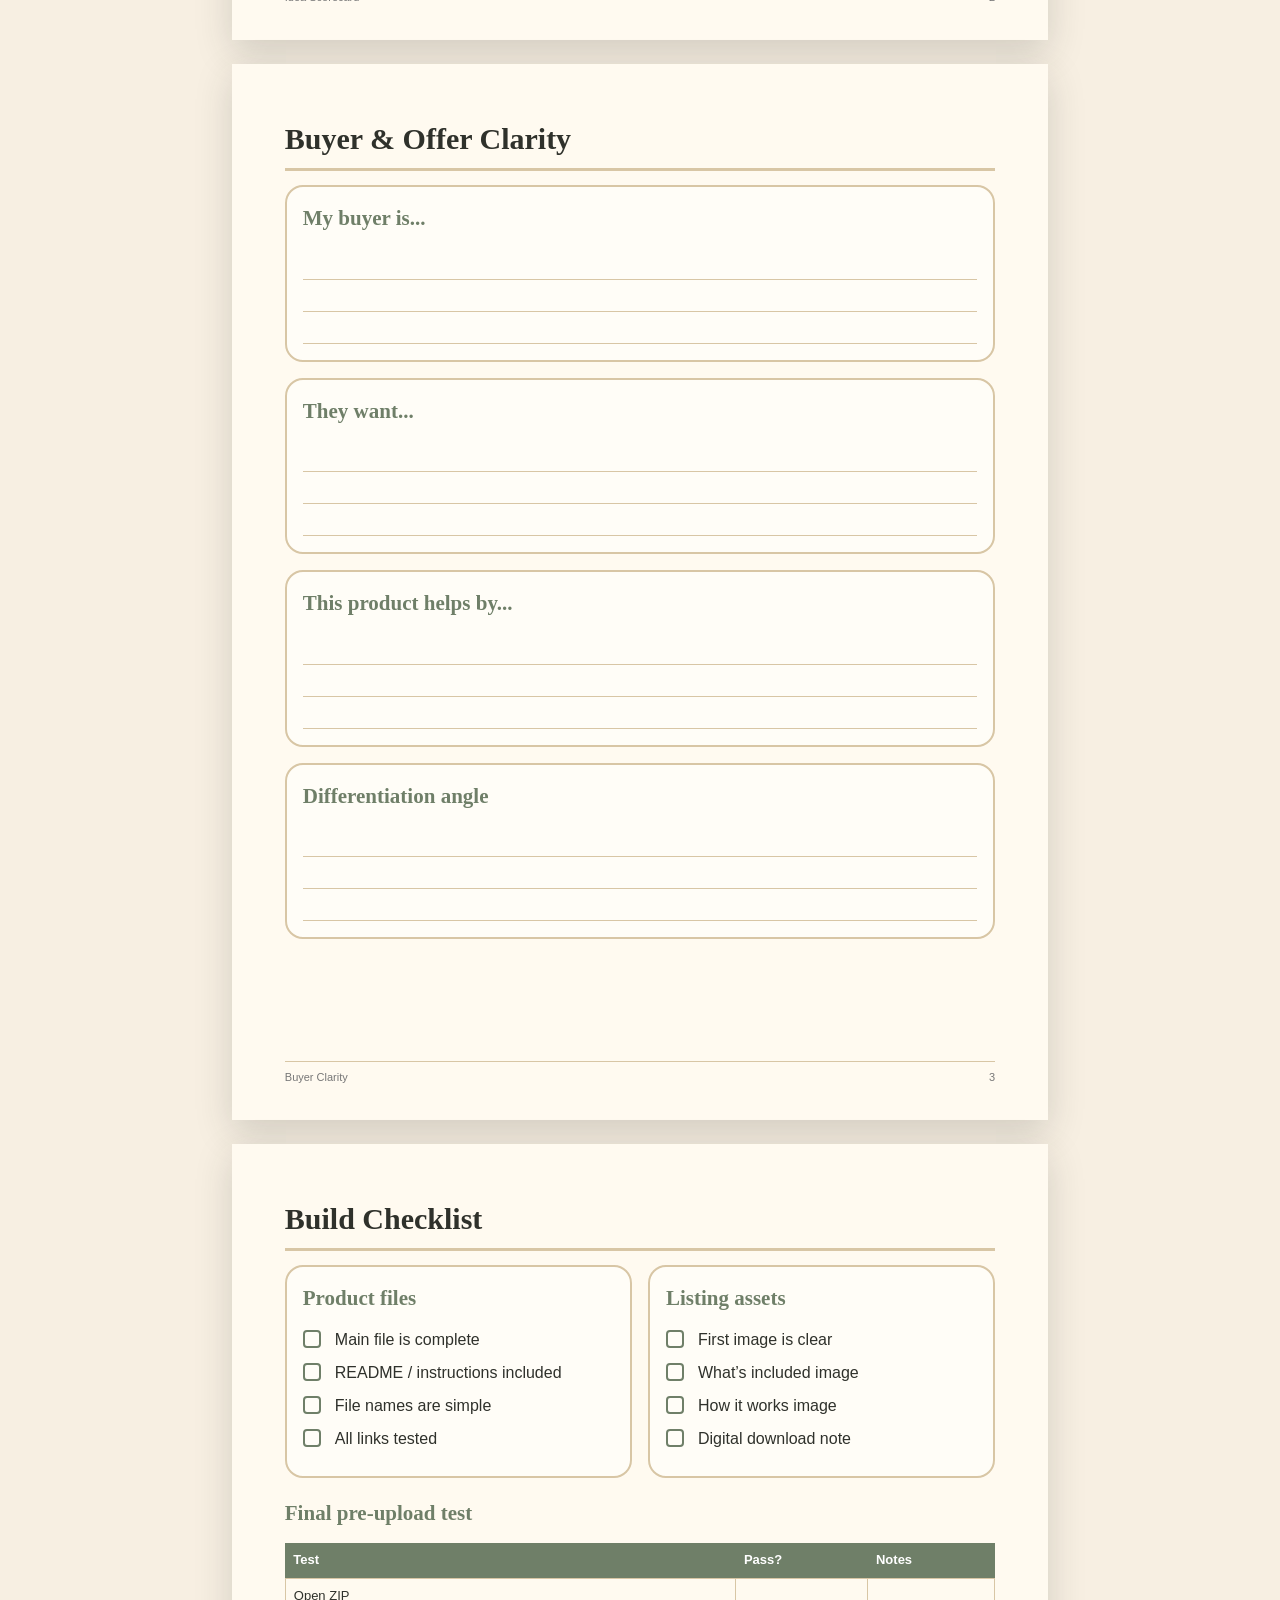
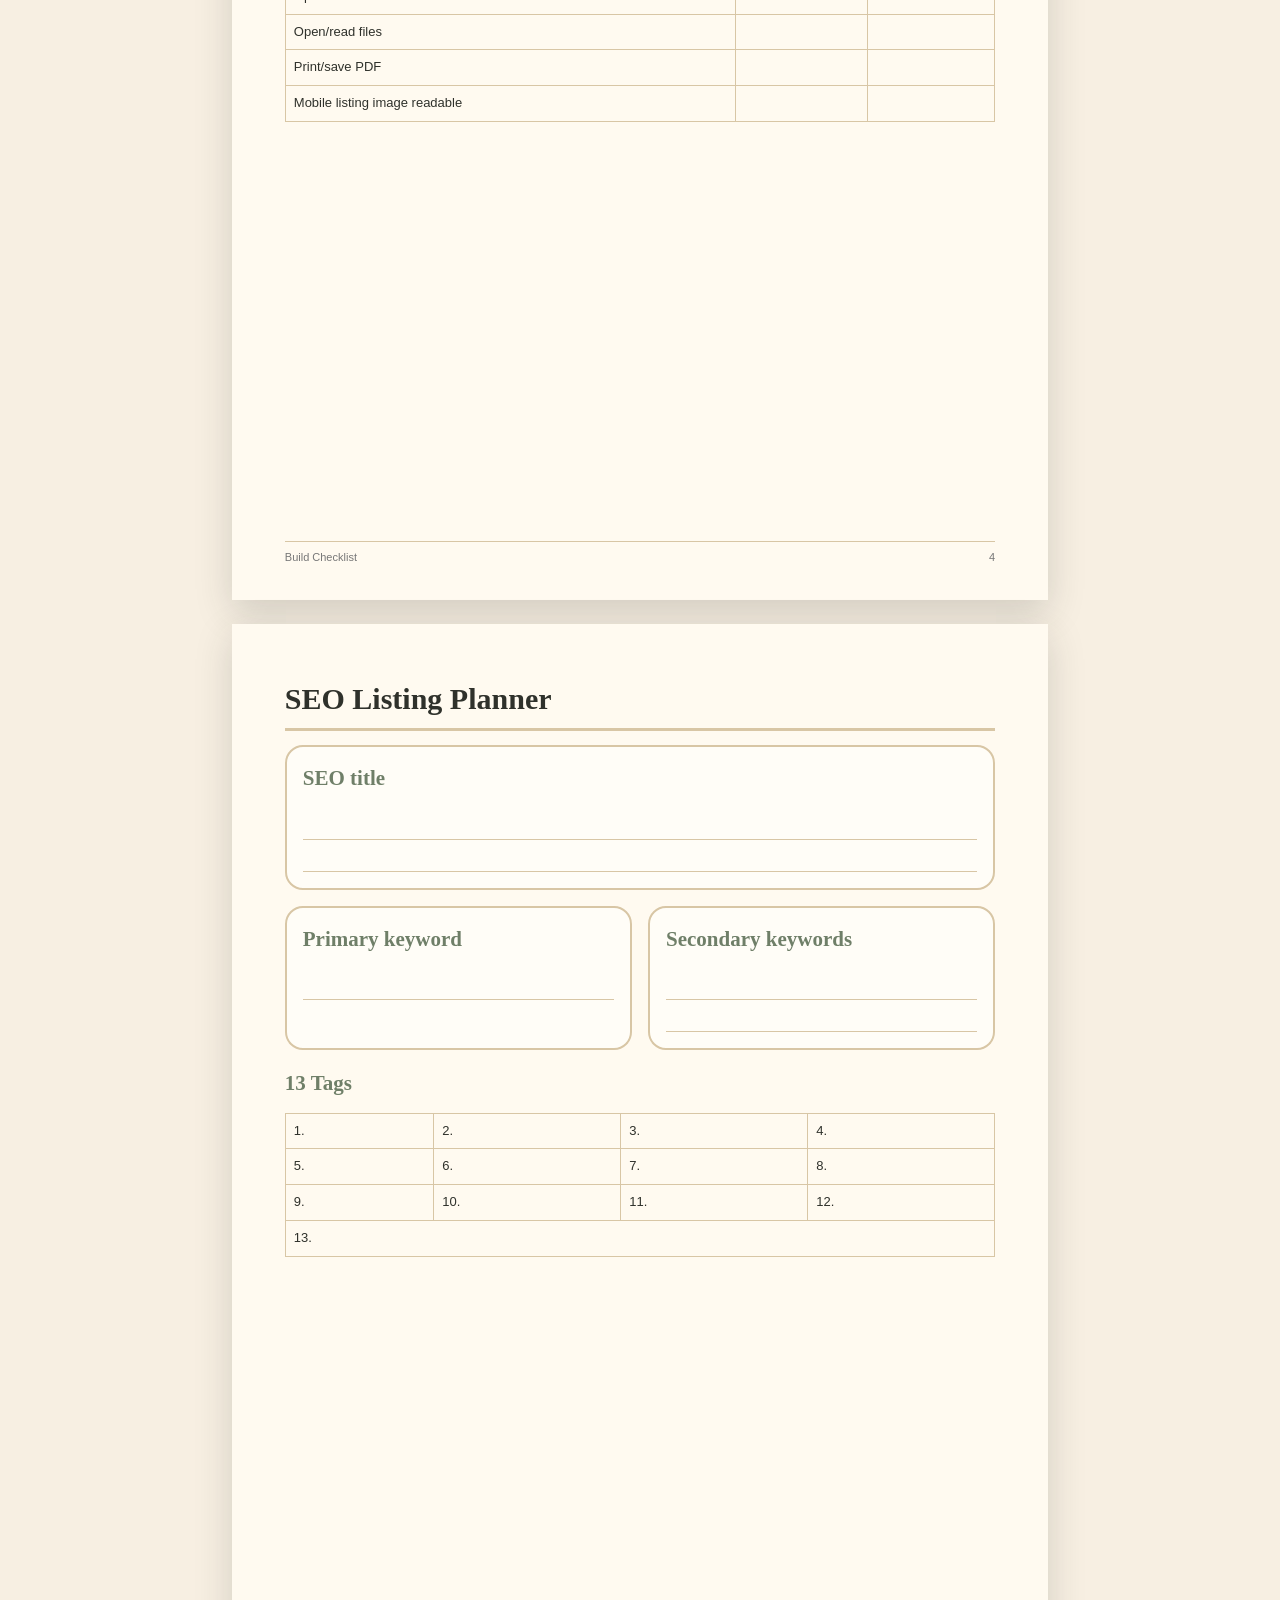
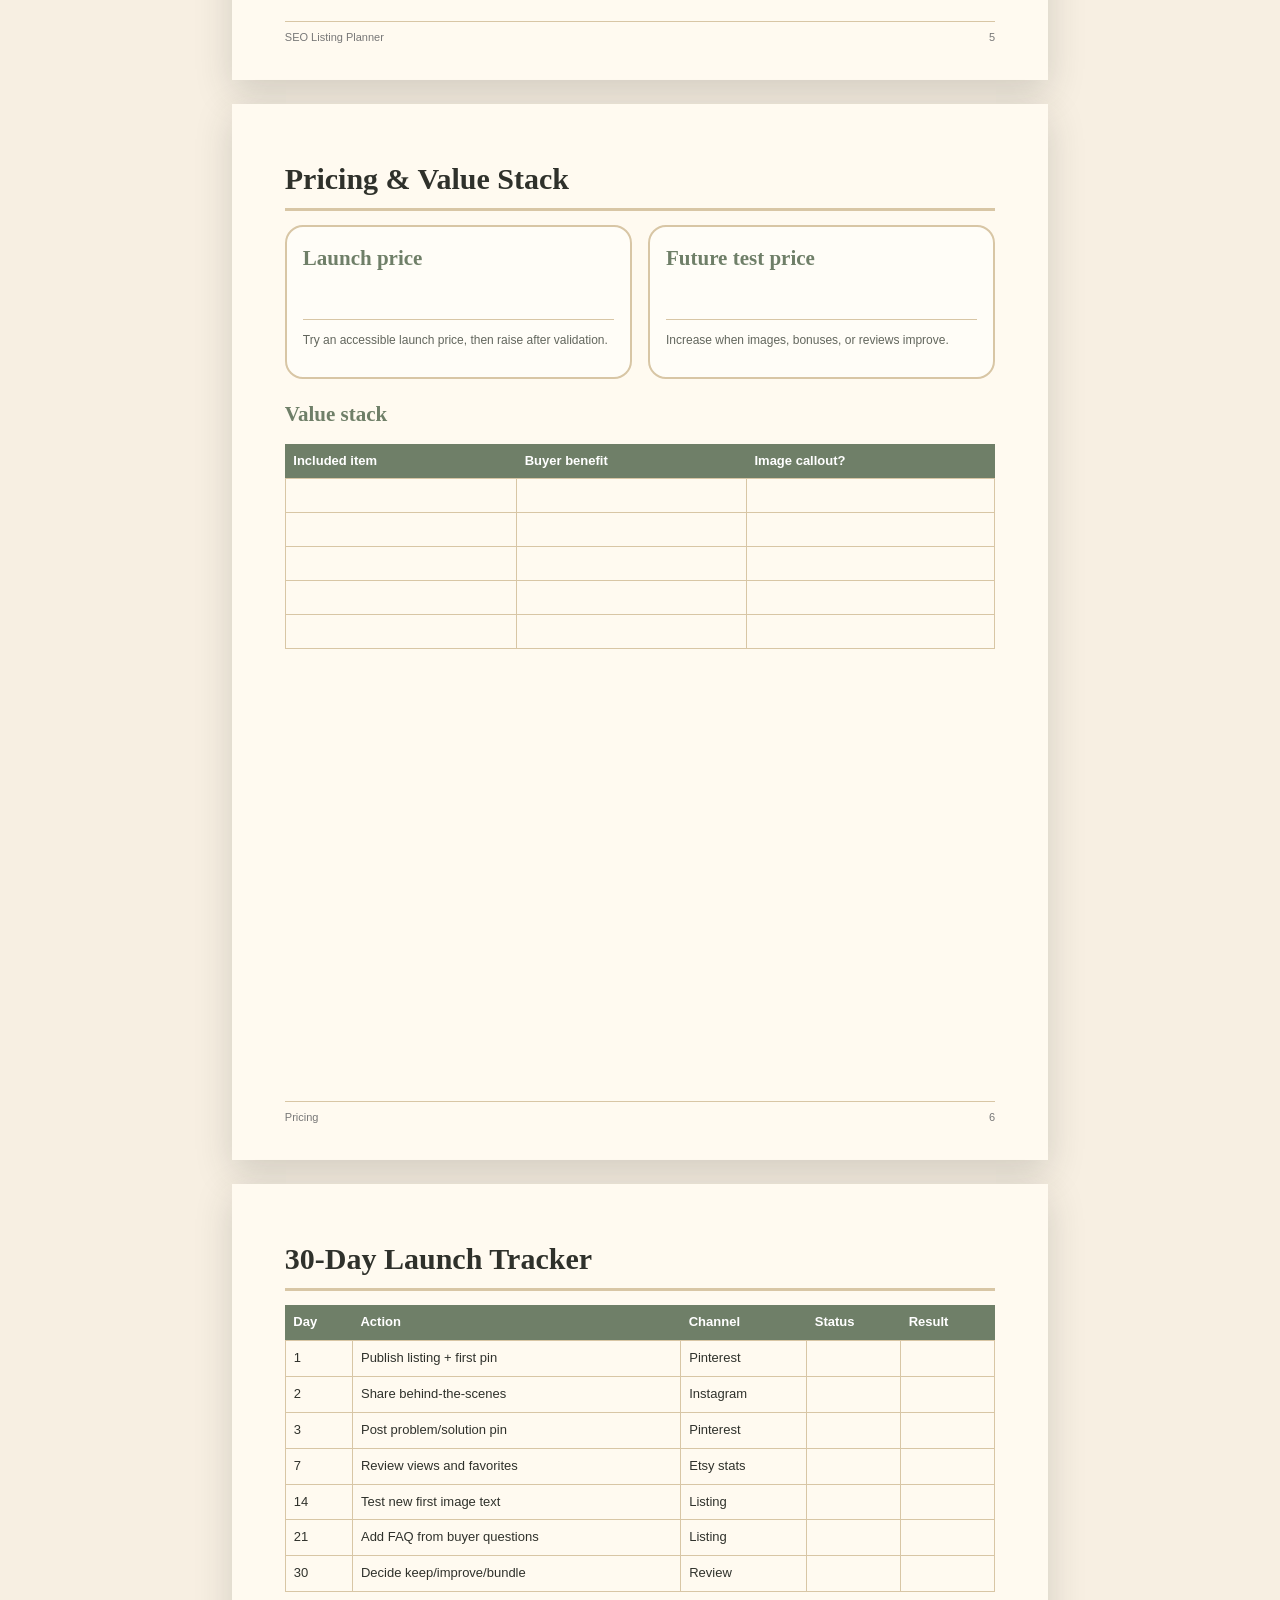
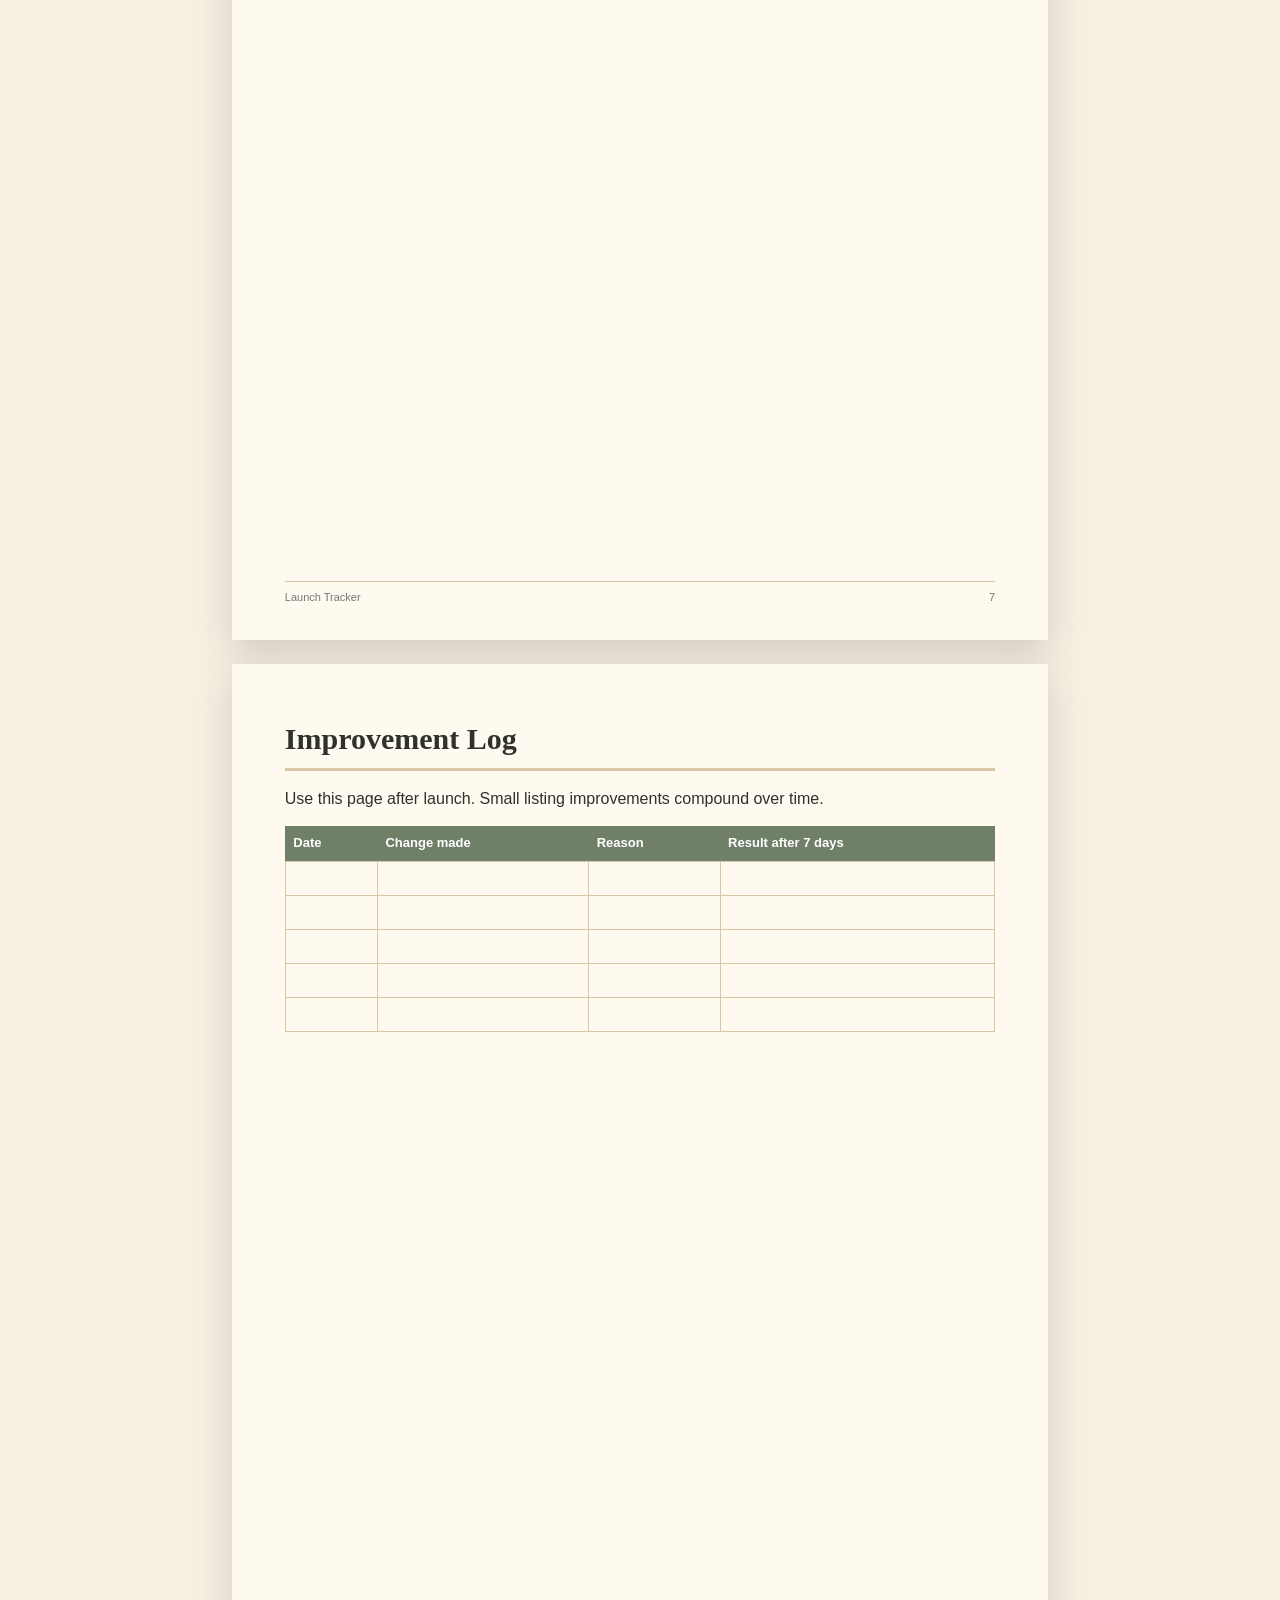
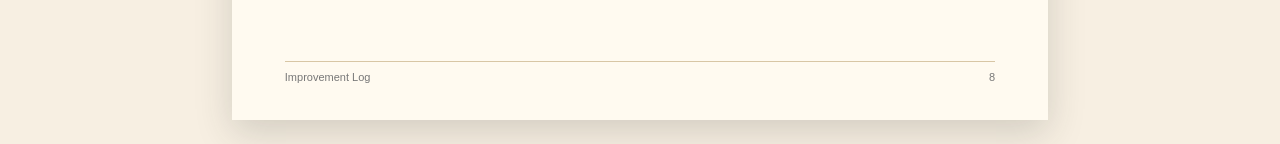
<file: etsy-products/2026-05-15-digital-product-seller-launch-planner/planner_printable.html>
<!doctype html>
<html lang="en">
<head>
<meta charset="utf-8">
<meta name="viewport" content="width=device-width, initial-scale=1">
<title>Digital Product Seller Launch Planner</title>
<style>
  :root{--ink:#2f312b;--sage:#6f7f68;--gold:#c39a4a;--paper:#fffaf0;--cream:#f7efe2;--line:#d8c6a5;}
  *{box-sizing:border-box} body{margin:0;background:var(--cream);color:var(--ink);font-family:Arial,Helvetica,sans-serif;line-height:1.45} .page{width:8.5in;min-height:11in;margin:24px auto;background:var(--paper);padding:.55in;box-shadow:0 12px 35px rgba(47,49,43,.18);page-break-after:always;position:relative;overflow:hidden} h1,h2,h3{font-family:Georgia,'Times New Roman',serif;margin:0 0 14px} h1{font-size:44px;line-height:1.05} h2{font-size:30px;border-bottom:3px solid var(--line);padding-bottom:8px} h3{font-size:21px;color:var(--sage)} .badge{display:inline-block;background:var(--sage);color:white;padding:8px 14px;border-radius:999px;font-weight:700;letter-spacing:.04em;font-size:13px}.subtitle{font-size:20px;color:#5b5e54;max-width:620px}.gold{color:var(--gold)} .grid{display:grid;grid-template-columns:1fr 1fr;gap:16px}.box{border:2px solid var(--line);border-radius:18px;padding:16px;background:#fffdf7;min-height:90px}.line{border-bottom:1.7px solid var(--line);height:32px}.small{font-size:12px;color:#62665d}.check{display:grid;grid-template-columns:24px 1fr;gap:8px;margin:10px 0}.square{width:18px;height:18px;border:2px solid var(--sage);border-radius:4px;margin-top:2px} table{width:100%;border-collapse:collapse;font-size:13px} th{background:var(--sage);color:white;text-align:left;padding:8px} td{border:1px solid var(--line);padding:8px;height:34px;vertical-align:top}.quote{font-family:Georgia,serif;font-size:24px;color:var(--sage);border-left:6px solid var(--gold);padding-left:18px}.cover{display:flex;flex-direction:column;justify-content:center}.cover:before{content:"";position:absolute;right:-120px;top:-120px;width:340px;height:340px;border-radius:50%;background:rgba(111,127,104,.18)} .cover:after{content:"";position:absolute;left:-130px;bottom:-130px;width:360px;height:360px;border-radius:50%;background:rgba(195,154,74,.16)} .footer{position:absolute;bottom:.35in;left:.55in;right:.55in;display:flex;justify-content:space-between;border-top:1px solid var(--line);padding-top:8px;font-size:11px;color:#777}
  @media print{body{background:white}.page{margin:0;box-shadow:none;width:100%;min-height:100vh}@page{size:Letter;margin:0}}
</style>
</head>
<body>
<section class="page cover">
  <span class="badge">HEIRLOOM PLANNERS • DIGITAL DOWNLOAD</span>
  <h1 style="margin-top:34px">Digital Product<br><span class="gold">Seller Launch</span><br>Planner</h1>
  <p class="subtitle">A practical workbook for choosing, building, listing, pricing, and promoting your next downloadable product.</p>
  <div class="grid" style="margin-top:34px">
    <div class="box"><h3>Includes</h3><p>Idea scorecard, SEO tracker, pricing worksheet, launch checklist, content calendar, support templates, and AI prompts.</p></div>
    <div class="box"><h3>Works With</h3><p>Printable PDF workflow, Google Sheets/Excel CSVs, and Notion copy-paste setup.</p></div>
  </div>
  <div class="footer"><span>Digital Product Seller Launch Planner</span><span>heirloomplanners</span></div>
</section>

<section class="page">
  <h2>Quick Start Map</h2>
  <p class="quote">One finished listing teaches more than twenty unfinished ideas.</p>
  <div class="grid" style="margin-top:20px">
    <div class="box"><h3>1. Pick a buyer</h3><p>Who urgently wants this? What problem are they trying to solve today?</p><div class="line"></div><div class="line"></div></div>
    <div class="box"><h3>2. Score the idea</h3><p>Rate demand, ease, differentiation, margin, and repeat potential before building.</p><div class="line"></div><div class="line"></div></div>
    <div class="box"><h3>3. Build the smallest useful version</h3><p>Include clear instructions, clean filenames, and at least one polished preview image.</p><div class="line"></div><div class="line"></div></div>
    <div class="box"><h3>4. Launch and learn</h3><p>Track views, favorites, sales, questions, and listing edits for 30 days.</p><div class="line"></div><div class="line"></div></div>
  </div>
  <div class="footer"><span>Quick Start</span><span>1</span></div>
</section>

<section class="page">
  <h2>Product Idea Scorecard</h2>
  <table>
    <thead><tr><th>Idea</th><th>Buyer</th><th>Pain Point</th><th>Demand</th><th>Ease</th><th>Different?</th><th>Total</th></tr></thead>
    <tbody>
      <tr><td></td><td></td><td></td><td>/5</td><td>/5</td><td>/5</td><td></td></tr>
      <tr><td></td><td></td><td></td><td>/5</td><td>/5</td><td>/5</td><td></td></tr>
      <tr><td></td><td></td><td></td><td>/5</td><td>/5</td><td>/5</td><td></td></tr>
      <tr><td></td><td></td><td></td><td>/5</td><td>/5</td><td>/5</td><td></td></tr>
      <tr><td></td><td></td><td></td><td>/5</td><td>/5</td><td>/5</td><td></td></tr>
    </tbody>
  </table>
  <h3 style="margin-top:22px">Winner idea</h3><div class="box"><div class="line"></div><div class="line"></div><div class="line"></div></div>
  <div class="footer"><span>Idea Scorecard</span><span>2</span></div>
</section>

<section class="page">
  <h2>Buyer & Offer Clarity</h2>
  <div class="box"><h3>My buyer is...</h3><div class="line"></div><div class="line"></div><div class="line"></div></div>
  <div class="box" style="margin-top:16px"><h3>They want...</h3><div class="line"></div><div class="line"></div><div class="line"></div></div>
  <div class="box" style="margin-top:16px"><h3>This product helps by...</h3><div class="line"></div><div class="line"></div><div class="line"></div></div>
  <div class="box" style="margin-top:16px"><h3>Differentiation angle</h3><div class="line"></div><div class="line"></div><div class="line"></div></div>
  <div class="footer"><span>Buyer Clarity</span><span>3</span></div>
</section>

<section class="page">
  <h2>Build Checklist</h2>
  <div class="grid">
    <div class="box">
      <h3>Product files</h3>
      <div class="check"><span class="square"></span><span>Main file is complete</span></div>
      <div class="check"><span class="square"></span><span>README / instructions included</span></div>
      <div class="check"><span class="square"></span><span>File names are simple</span></div>
      <div class="check"><span class="square"></span><span>All links tested</span></div>
    </div>
    <div class="box">
      <h3>Listing assets</h3>
      <div class="check"><span class="square"></span><span>First image is clear</span></div>
      <div class="check"><span class="square"></span><span>What’s included image</span></div>
      <div class="check"><span class="square"></span><span>How it works image</span></div>
      <div class="check"><span class="square"></span><span>Digital download note</span></div>
    </div>
  </div>
  <h3 style="margin-top:20px">Final pre-upload test</h3>
  <table><tr><th>Test</th><th>Pass?</th><th>Notes</th></tr><tr><td>Open ZIP</td><td></td><td></td></tr><tr><td>Open/read files</td><td></td><td></td></tr><tr><td>Print/save PDF</td><td></td><td></td></tr><tr><td>Mobile listing image readable</td><td></td><td></td></tr></table>
  <div class="footer"><span>Build Checklist</span><span>4</span></div>
</section>

<section class="page">
  <h2>SEO Listing Planner</h2>
  <div class="box"><h3>SEO title</h3><div class="line"></div><div class="line"></div></div>
  <div class="grid" style="margin-top:16px"><div class="box"><h3>Primary keyword</h3><div class="line"></div></div><div class="box"><h3>Secondary keywords</h3><div class="line"></div><div class="line"></div></div></div>
  <h3 style="margin-top:18px">13 Tags</h3>
  <table><tbody>
    <tr><td>1.</td><td>2.</td><td>3.</td><td>4.</td></tr>
    <tr><td>5.</td><td>6.</td><td>7.</td><td>8.</td></tr>
    <tr><td>9.</td><td>10.</td><td>11.</td><td>12.</td></tr>
    <tr><td colspan="4">13.</td></tr>
  </tbody></table>
  <div class="footer"><span>SEO Listing Planner</span><span>5</span></div>
</section>

<section class="page">
  <h2>Pricing & Value Stack</h2>
  <div class="grid">
    <div class="box"><h3>Launch price</h3><div class="line"></div><p class="small">Try an accessible launch price, then raise after validation.</p></div>
    <div class="box"><h3>Future test price</h3><div class="line"></div><p class="small">Increase when images, bonuses, or reviews improve.</p></div>
  </div>
  <h3 style="margin-top:20px">Value stack</h3>
  <table><thead><tr><th>Included item</th><th>Buyer benefit</th><th>Image callout?</th></tr></thead><tbody>
    <tr><td></td><td></td><td></td></tr><tr><td></td><td></td><td></td></tr><tr><td></td><td></td><td></td></tr><tr><td></td><td></td><td></td></tr><tr><td></td><td></td><td></td></tr>
  </tbody></table>
  <div class="footer"><span>Pricing</span><span>6</span></div>
</section>

<section class="page">
  <h2>30-Day Launch Tracker</h2>
  <table><thead><tr><th>Day</th><th>Action</th><th>Channel</th><th>Status</th><th>Result</th></tr></thead><tbody>
    <tr><td>1</td><td>Publish listing + first pin</td><td>Pinterest</td><td></td><td></td></tr>
    <tr><td>2</td><td>Share behind-the-scenes</td><td>Instagram</td><td></td><td></td></tr>
    <tr><td>3</td><td>Post problem/solution pin</td><td>Pinterest</td><td></td><td></td></tr>
    <tr><td>7</td><td>Review views and favorites</td><td>Etsy stats</td><td></td><td></td></tr>
    <tr><td>14</td><td>Test new first image text</td><td>Listing</td><td></td><td></td></tr>
    <tr><td>21</td><td>Add FAQ from buyer questions</td><td>Listing</td><td></td><td></td></tr>
    <tr><td>30</td><td>Decide keep/improve/bundle</td><td>Review</td><td></td><td></td></tr>
  </tbody></table>
  <div class="footer"><span>Launch Tracker</span><span>7</span></div>
</section>

<section class="page">
  <h2>Improvement Log</h2>
  <p>Use this page after launch. Small listing improvements compound over time.</p>
  <table><thead><tr><th>Date</th><th>Change made</th><th>Reason</th><th>Result after 7 days</th></tr></thead><tbody>
    <tr><td></td><td></td><td></td><td></td></tr><tr><td></td><td></td><td></td><td></td></tr><tr><td></td><td></td><td></td><td></td></tr><tr><td></td><td></td><td></td><td></td></tr><tr><td></td><td></td><td></td><td></td></tr>
  </tbody></table>
  <div class="footer"><span>Improvement Log</span><span>8</span></div>
</section>
</body>
</html>
</file>
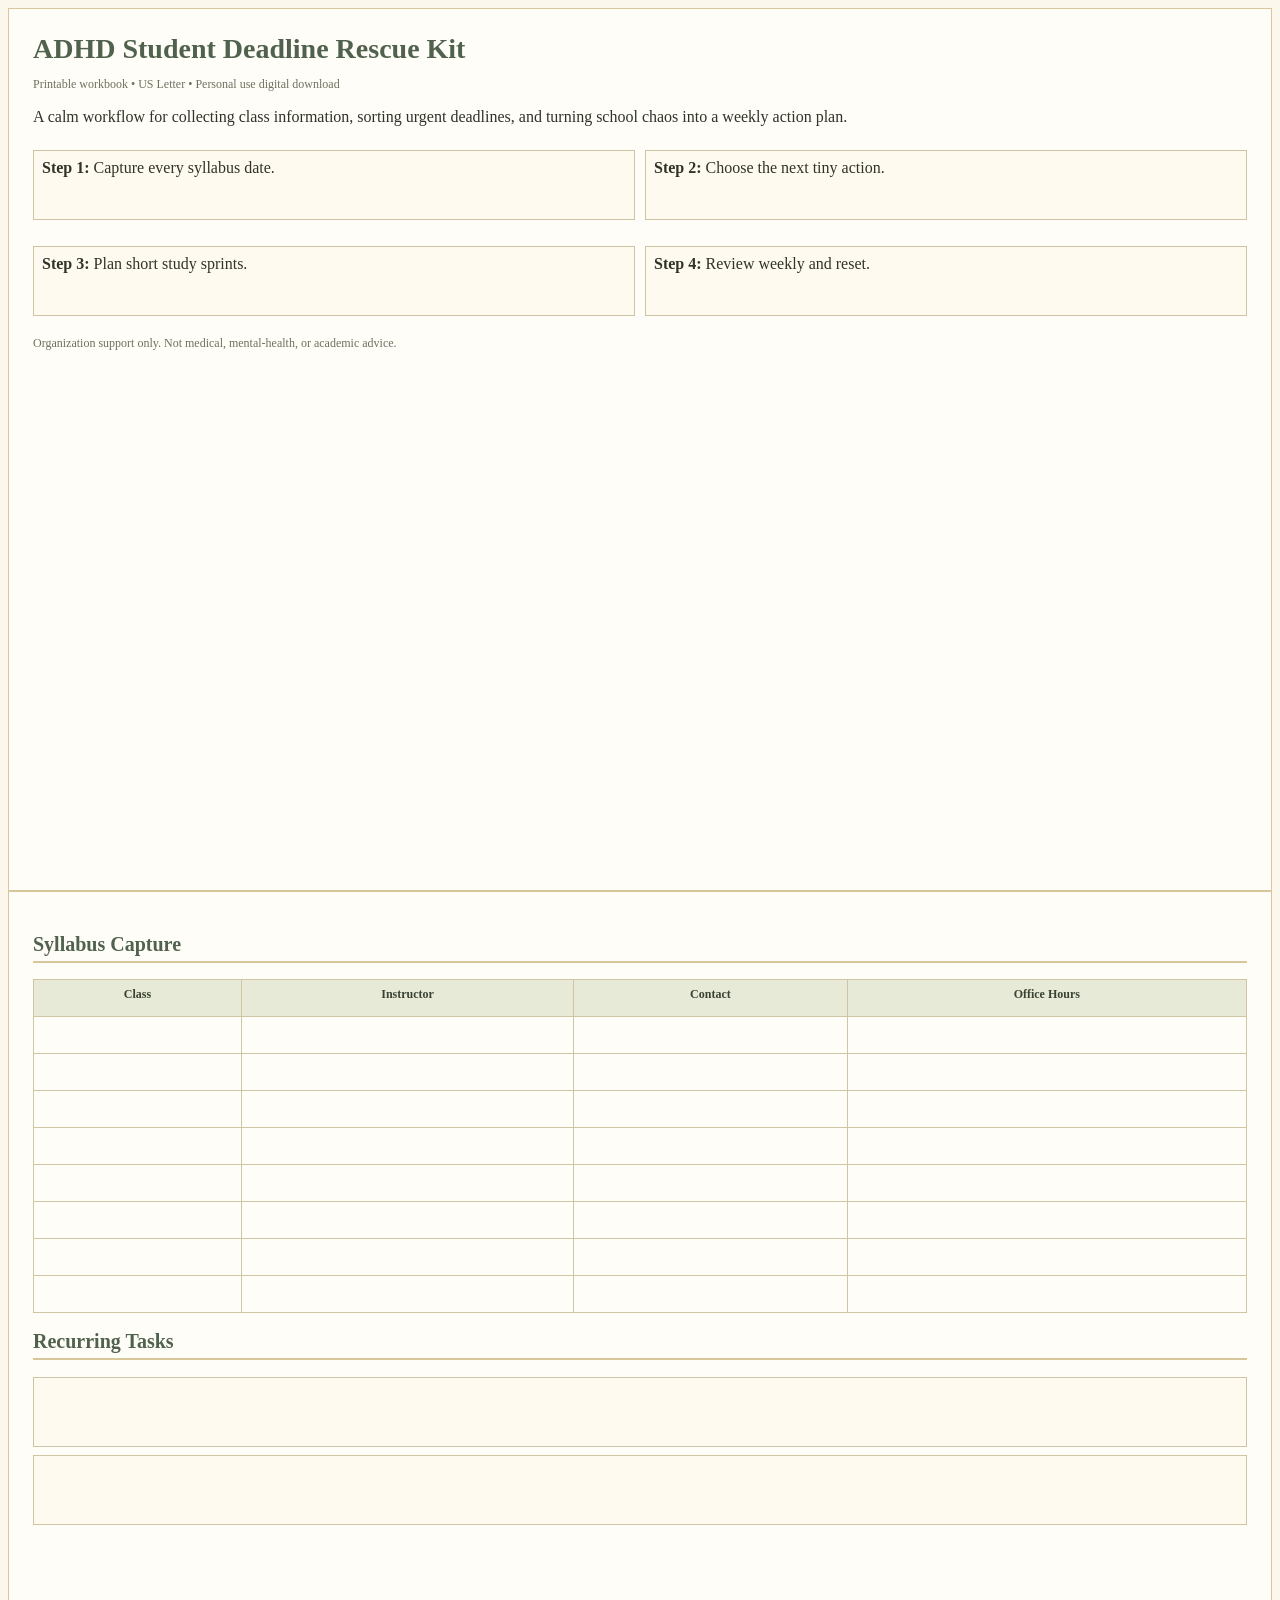
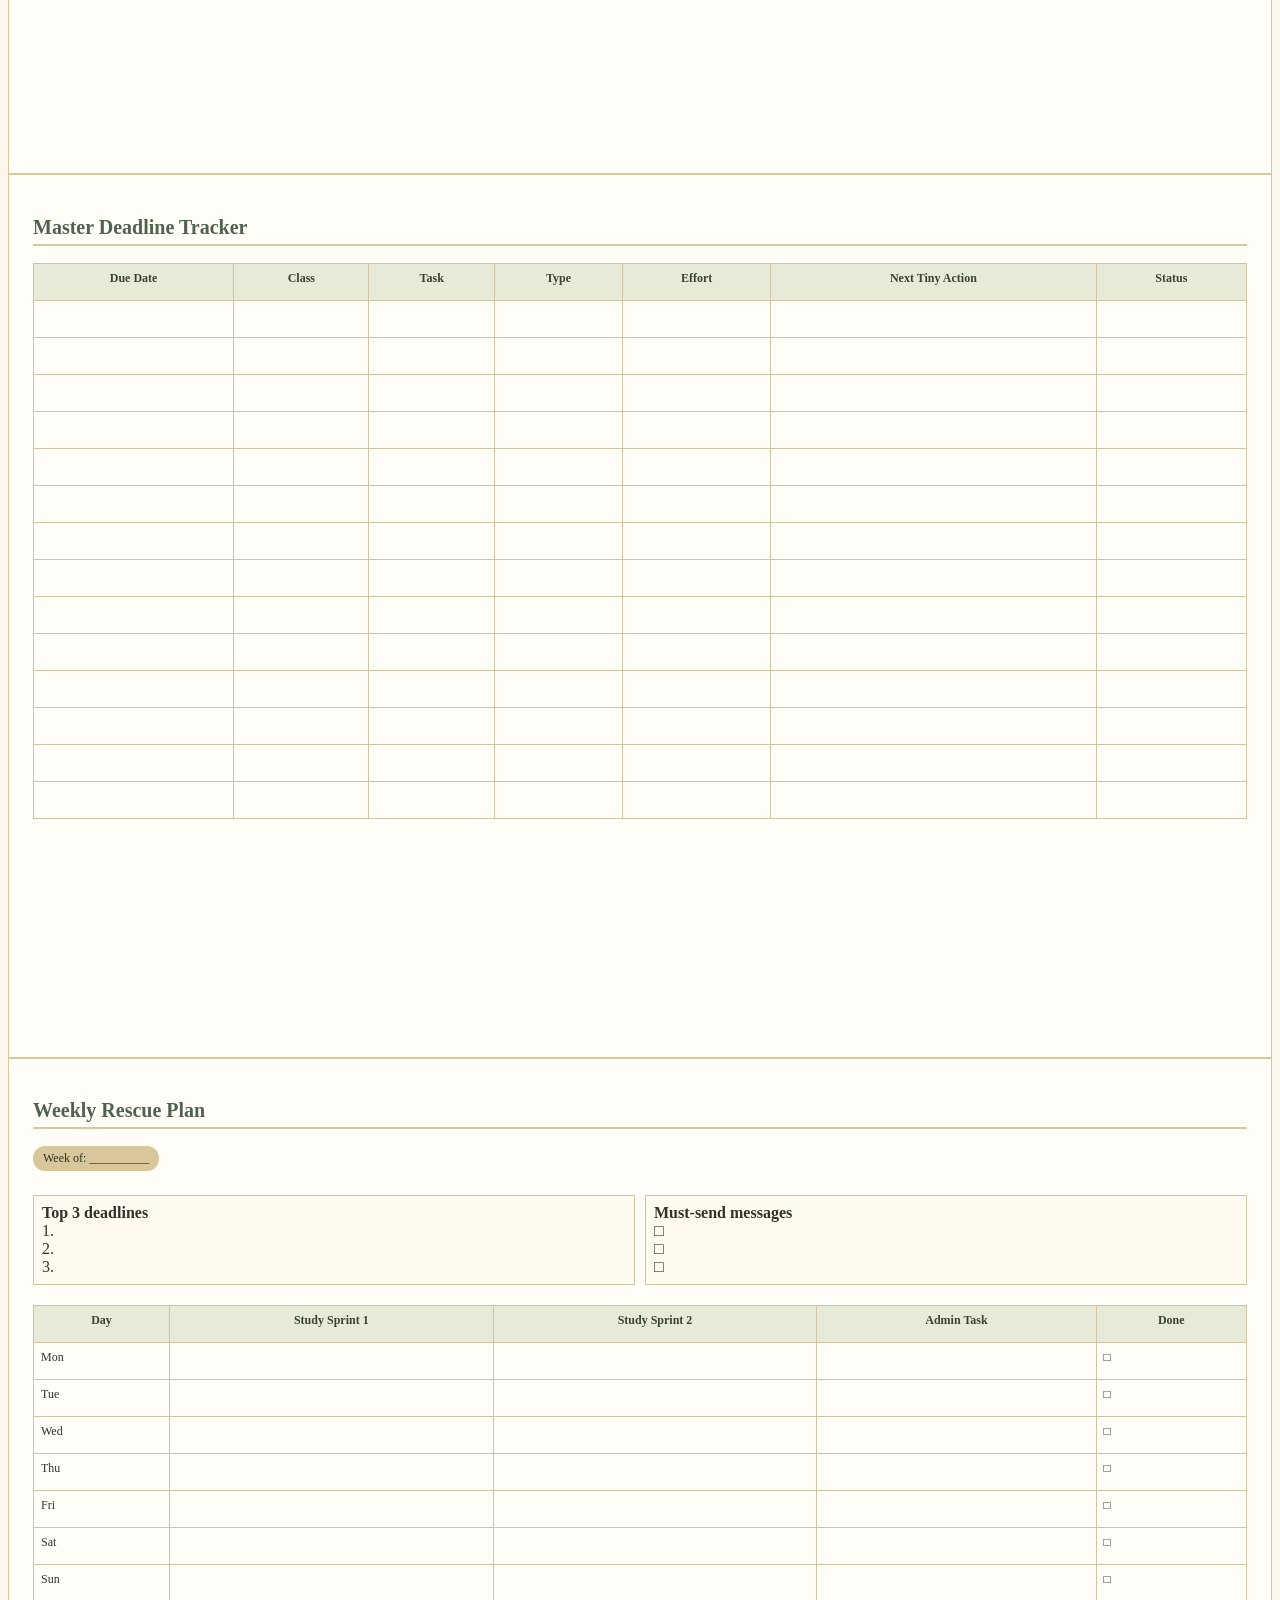
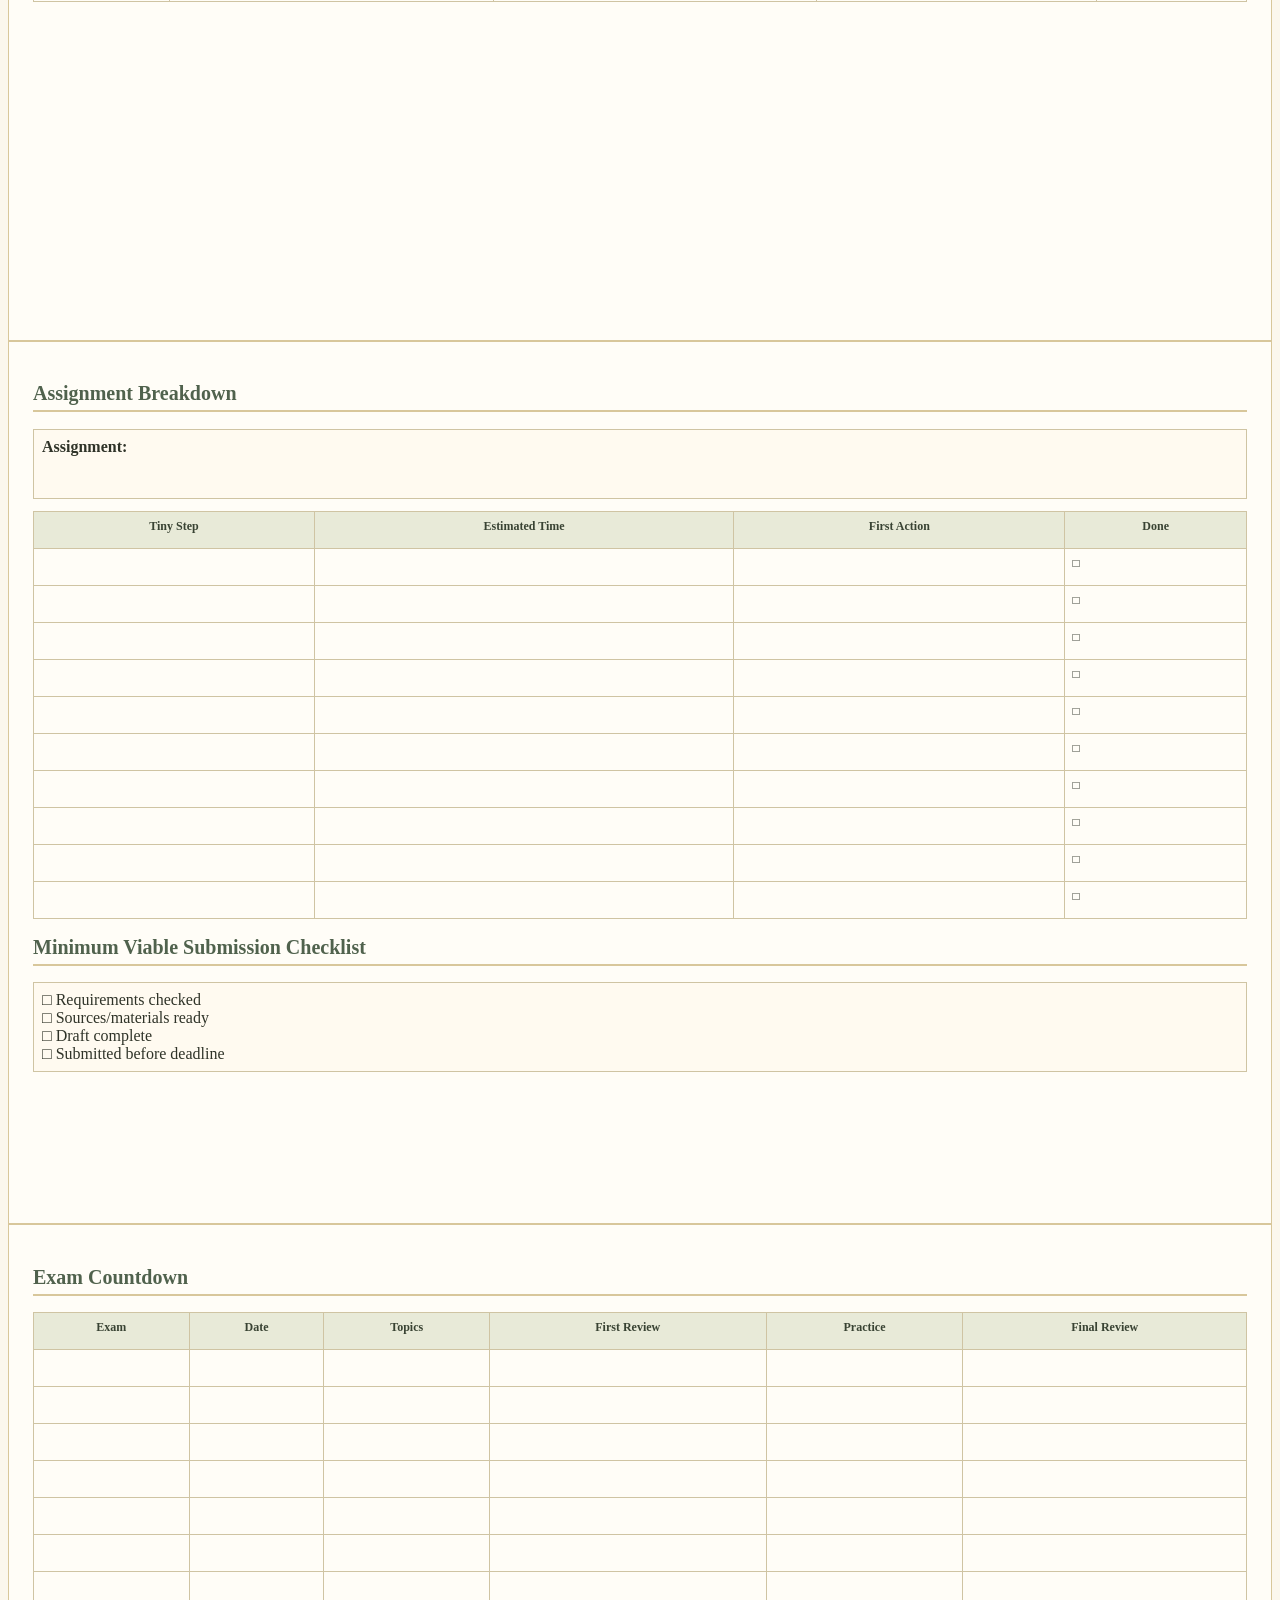
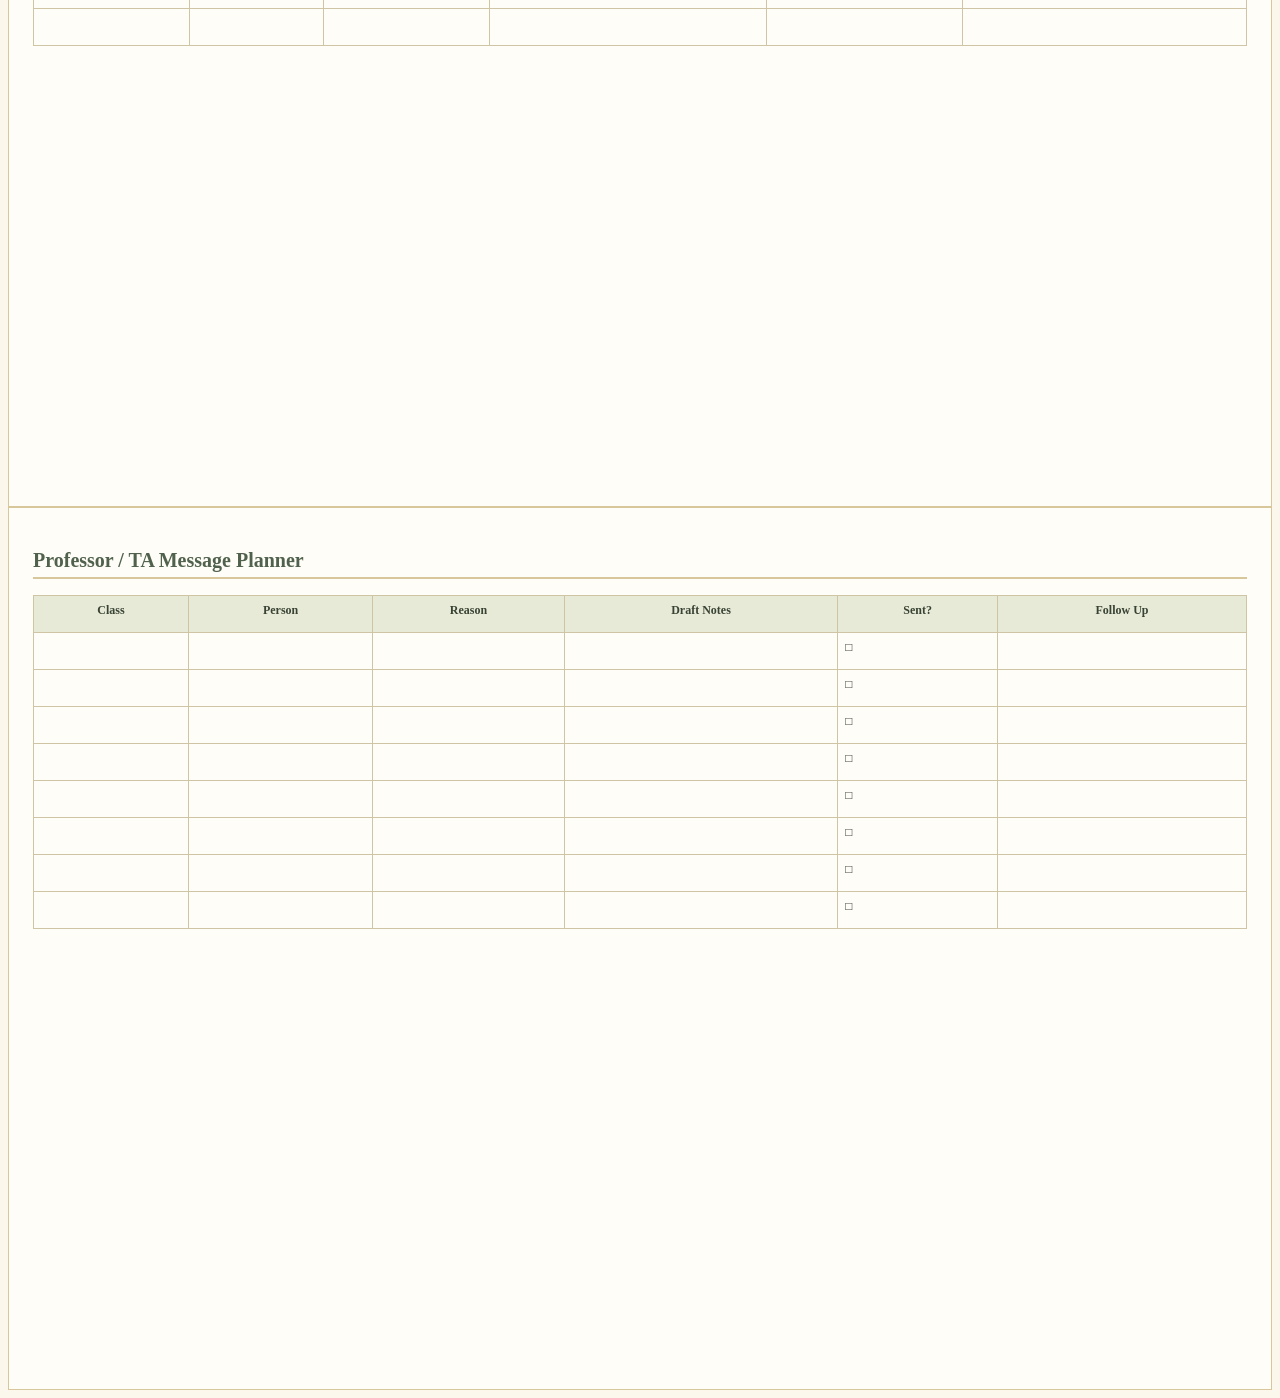
<file: etsy-products/2026-05-17-adhd-student-deadline-rescue-kit/adhd-student-deadline-rescue-workbook.html>
<!doctype html>
<html><head><meta charset="utf-8"><title>ADHD Student Deadline Rescue Workbook</title>
<style>
@page { size: Letter; margin: 0.55in; }
body { font-family: Georgia, 'Times New Roman', serif; color:#2f3328; background:#fbf7ed; }
.page { page-break-after: always; background:#fffdf7; border:1px solid #d8c79b; padding:24px; min-height:9.2in; box-sizing:border-box; }
h1 { color:#50624d; font-size:28px; margin:0 0 8px; }
h2 { color:#50624d; font-size:20px; border-bottom:2px solid #d8c79b; padding-bottom:5px; }
.small { color:#6e715f; font-size:12px; }
table { width:100%; border-collapse:collapse; margin:12px 0; font-size:12px; }
th { background:#e8ead8; color:#394333; }
th,td { border:1px solid #cfc4a3; padding:7px; vertical-align:top; height:22px; }
.box { border:1px solid #cfc4a3; min-height:52px; margin:8px 0; padding:8px; background:#fffaf0; }
.grid { display:grid; grid-template-columns:1fr 1fr; gap:10px; }
.badge { display:inline-block; background:#d8c79b; padding:5px 10px; border-radius:12px; font-size:12px; }
</style></head><body>
<div class="page"><h1>ADHD Student Deadline Rescue Kit</h1><p class="small">Printable workbook • US Letter • Personal use digital download</p><p>A calm workflow for collecting class information, sorting urgent deadlines, and turning school chaos into a weekly action plan.</p><div class="grid"><div class="box"><strong>Step 1:</strong> Capture every syllabus date.</div><div class="box"><strong>Step 2:</strong> Choose the next tiny action.</div><div class="box"><strong>Step 3:</strong> Plan short study sprints.</div><div class="box"><strong>Step 4:</strong> Review weekly and reset.</div></div><p class="small">Organization support only. Not medical, mental-health, or academic advice.</p></div>
<div class="page"><h2>Syllabus Capture</h2><table><tr><th>Class</th><th>Instructor</th><th>Contact</th><th>Office Hours</th></tr><tr><td></td><td></td><td></td><td></td></tr><tr><td></td><td></td><td></td><td></td></tr><tr><td></td><td></td><td></td><td></td></tr><tr><td></td><td></td><td></td><td></td></tr><tr><td></td><td></td><td></td><td></td></tr><tr><td></td><td></td><td></td><td></td></tr><tr><td></td><td></td><td></td><td></td></tr><tr><td></td><td></td><td></td><td></td></tr></table><h2>Recurring Tasks</h2><div class="box"></div><div class="box"></div></div>
<div class="page"><h2>Master Deadline Tracker</h2><table><tr><th>Due Date</th><th>Class</th><th>Task</th><th>Type</th><th>Effort</th><th>Next Tiny Action</th><th>Status</th></tr><tr><td></td><td></td><td></td><td></td><td></td><td></td><td></td></tr><tr><td></td><td></td><td></td><td></td><td></td><td></td><td></td></tr><tr><td></td><td></td><td></td><td></td><td></td><td></td><td></td></tr><tr><td></td><td></td><td></td><td></td><td></td><td></td><td></td></tr><tr><td></td><td></td><td></td><td></td><td></td><td></td><td></td></tr><tr><td></td><td></td><td></td><td></td><td></td><td></td><td></td></tr><tr><td></td><td></td><td></td><td></td><td></td><td></td><td></td></tr><tr><td></td><td></td><td></td><td></td><td></td><td></td><td></td></tr><tr><td></td><td></td><td></td><td></td><td></td><td></td><td></td></tr><tr><td></td><td></td><td></td><td></td><td></td><td></td><td></td></tr><tr><td></td><td></td><td></td><td></td><td></td><td></td><td></td></tr><tr><td></td><td></td><td></td><td></td><td></td><td></td><td></td></tr><tr><td></td><td></td><td></td><td></td><td></td><td></td><td></td></tr><tr><td></td><td></td><td></td><td></td><td></td><td></td><td></td></tr></table></div>
<div class="page"><h2>Weekly Rescue Plan</h2><p><span class="badge">Week of: __________</span></p><div class="grid"><div class="box"><strong>Top 3 deadlines</strong><br>1.<br>2.<br>3.</div><div class="box"><strong>Must-send messages</strong><br>□<br>□<br>□</div></div><table><tr><th>Day</th><th>Study Sprint 1</th><th>Study Sprint 2</th><th>Admin Task</th><th>Done</th></tr><tr><td>Mon</td><td></td><td></td><td></td><td>□</td></tr><tr><td>Tue</td><td></td><td></td><td></td><td>□</td></tr><tr><td>Wed</td><td></td><td></td><td></td><td>□</td></tr><tr><td>Thu</td><td></td><td></td><td></td><td>□</td></tr><tr><td>Fri</td><td></td><td></td><td></td><td>□</td></tr><tr><td>Sat</td><td></td><td></td><td></td><td>□</td></tr><tr><td>Sun</td><td></td><td></td><td></td><td>□</td></tr></table></div>
<div class="page"><h2>Assignment Breakdown</h2><div class="box"><strong>Assignment:</strong></div><table><tr><th>Tiny Step</th><th>Estimated Time</th><th>First Action</th><th>Done</th></tr><tr><td></td><td></td><td></td><td>□</td></tr><tr><td></td><td></td><td></td><td>□</td></tr><tr><td></td><td></td><td></td><td>□</td></tr><tr><td></td><td></td><td></td><td>□</td></tr><tr><td></td><td></td><td></td><td>□</td></tr><tr><td></td><td></td><td></td><td>□</td></tr><tr><td></td><td></td><td></td><td>□</td></tr><tr><td></td><td></td><td></td><td>□</td></tr><tr><td></td><td></td><td></td><td>□</td></tr><tr><td></td><td></td><td></td><td>□</td></tr></table><h2>Minimum Viable Submission Checklist</h2><div class="box">□ Requirements checked<br>□ Sources/materials ready<br>□ Draft complete<br>□ Submitted before deadline</div></div>
<div class="page"><h2>Exam Countdown</h2><table><tr><th>Exam</th><th>Date</th><th>Topics</th><th>First Review</th><th>Practice</th><th>Final Review</th></tr><tr><td></td><td></td><td></td><td></td><td></td><td></td></tr><tr><td></td><td></td><td></td><td></td><td></td><td></td></tr><tr><td></td><td></td><td></td><td></td><td></td><td></td></tr><tr><td></td><td></td><td></td><td></td><td></td><td></td></tr><tr><td></td><td></td><td></td><td></td><td></td><td></td></tr><tr><td></td><td></td><td></td><td></td><td></td><td></td></tr><tr><td></td><td></td><td></td><td></td><td></td><td></td></tr><tr><td></td><td></td><td></td><td></td><td></td><td></td></tr></table></div>
<div class="page"><h2>Professor / TA Message Planner</h2><table><tr><th>Class</th><th>Person</th><th>Reason</th><th>Draft Notes</th><th>Sent?</th><th>Follow Up</th></tr><tr><td></td><td></td><td></td><td></td><td>□</td><td></td></tr><tr><td></td><td></td><td></td><td></td><td>□</td><td></td></tr><tr><td></td><td></td><td></td><td></td><td>□</td><td></td></tr><tr><td></td><td></td><td></td><td></td><td>□</td><td></td></tr><tr><td></td><td></td><td></td><td></td><td>□</td><td></td></tr><tr><td></td><td></td><td></td><td></td><td>□</td><td></td></tr><tr><td></td><td></td><td></td><td></td><td>□</td><td></td></tr><tr><td></td><td></td><td></td><td></td><td>□</td><td></td></tr></table></div>
</body></html>
</file>
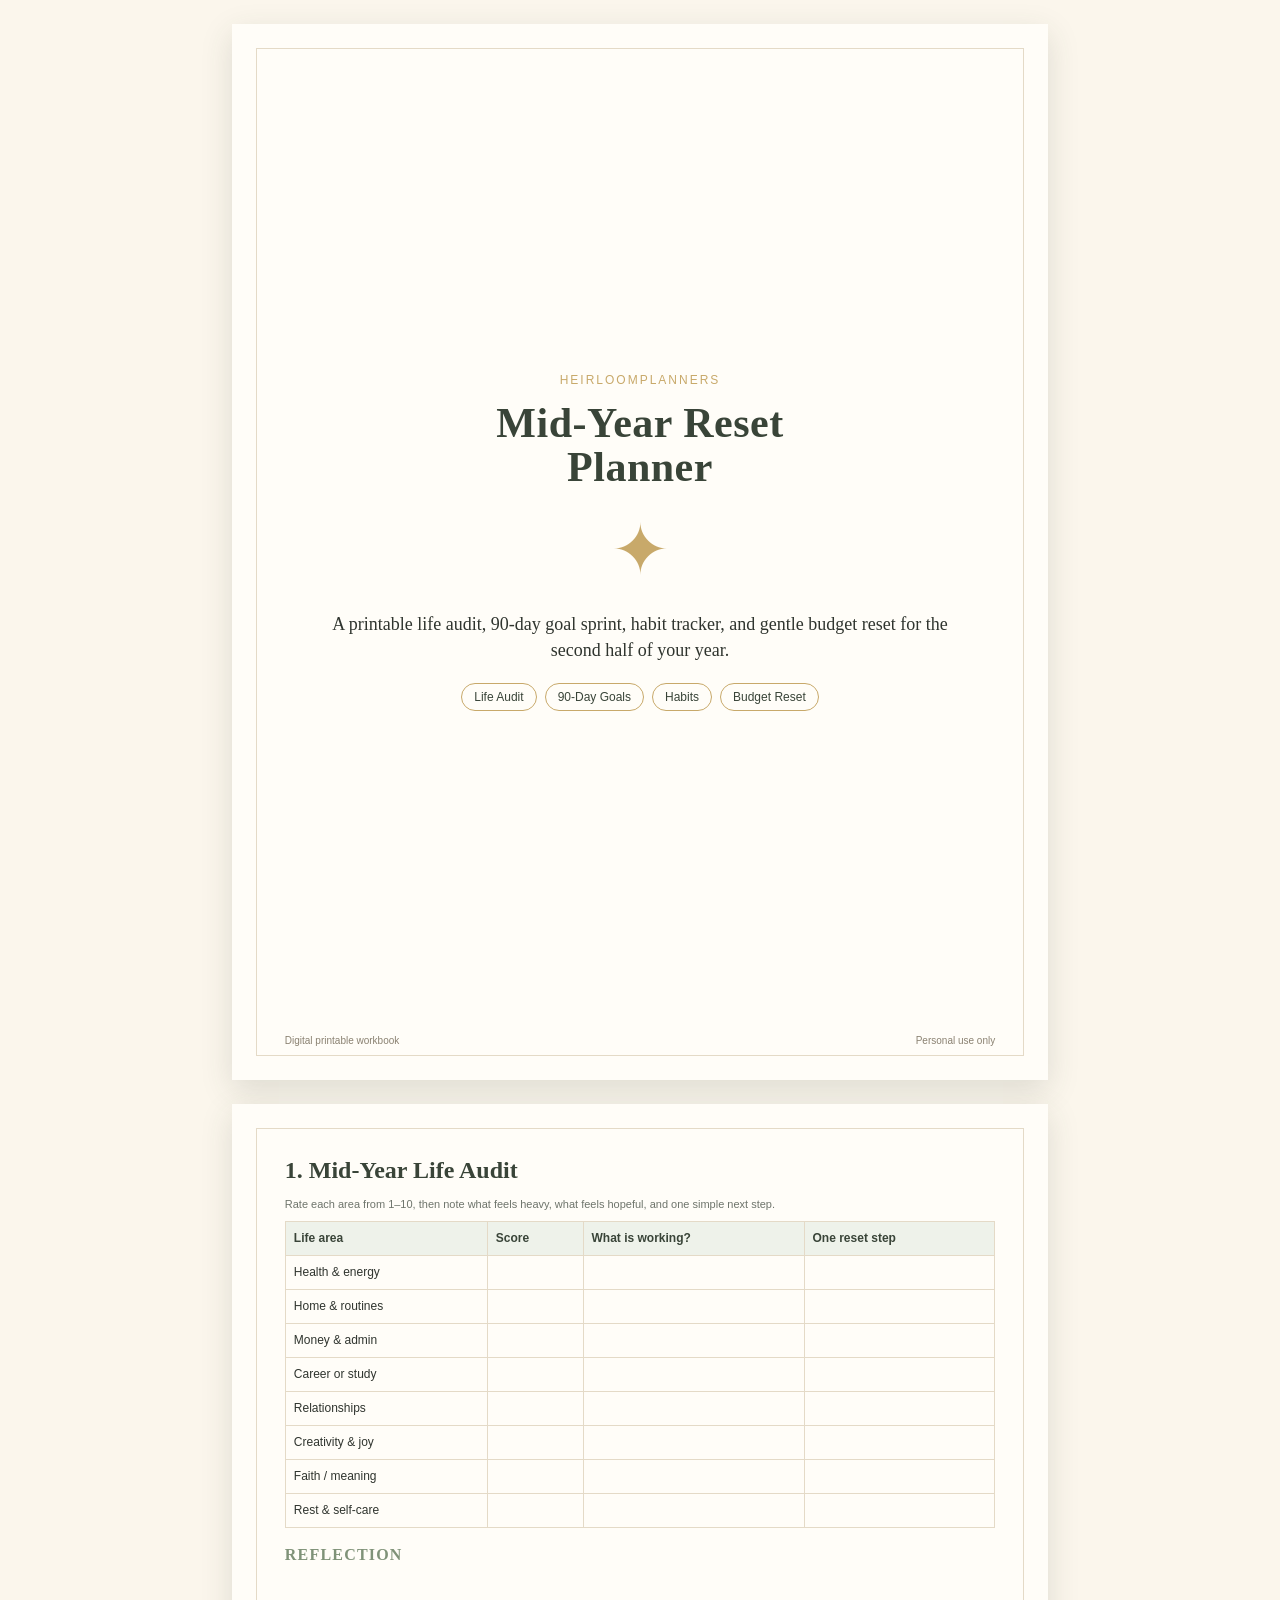
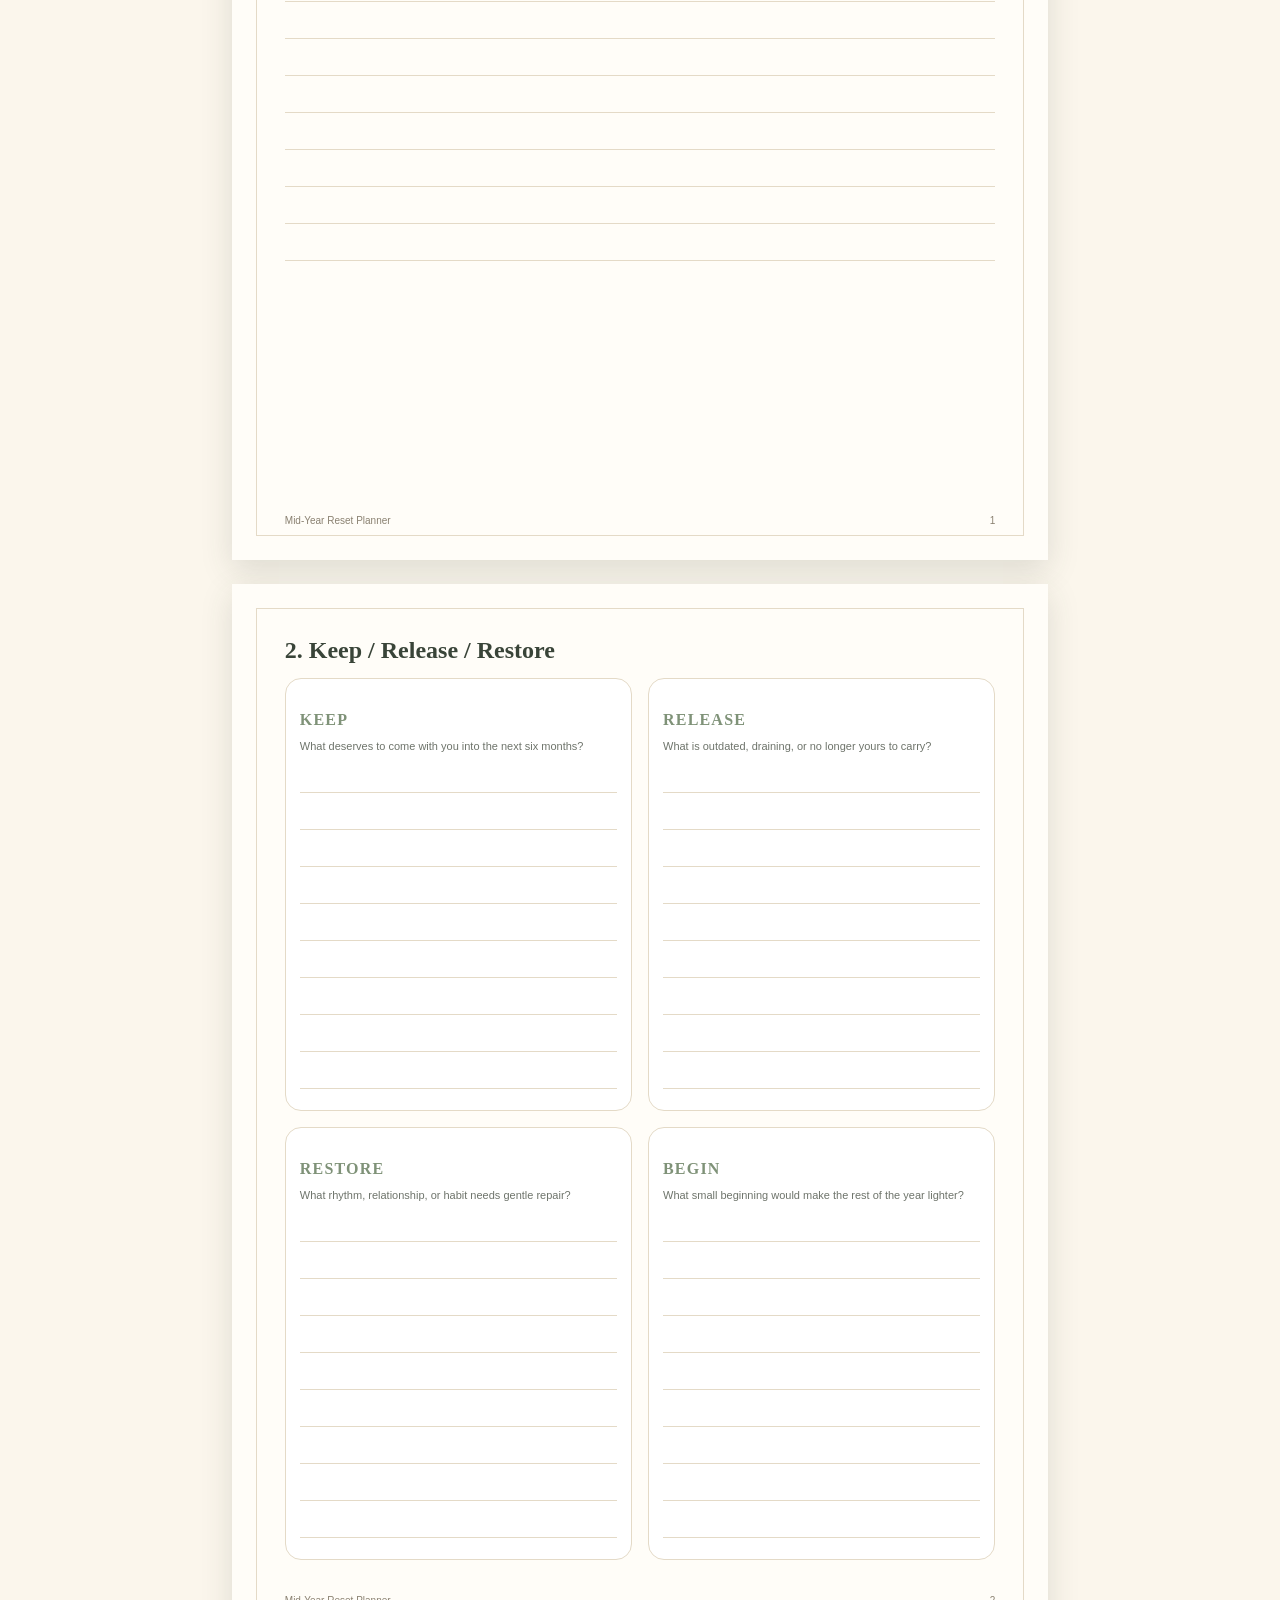
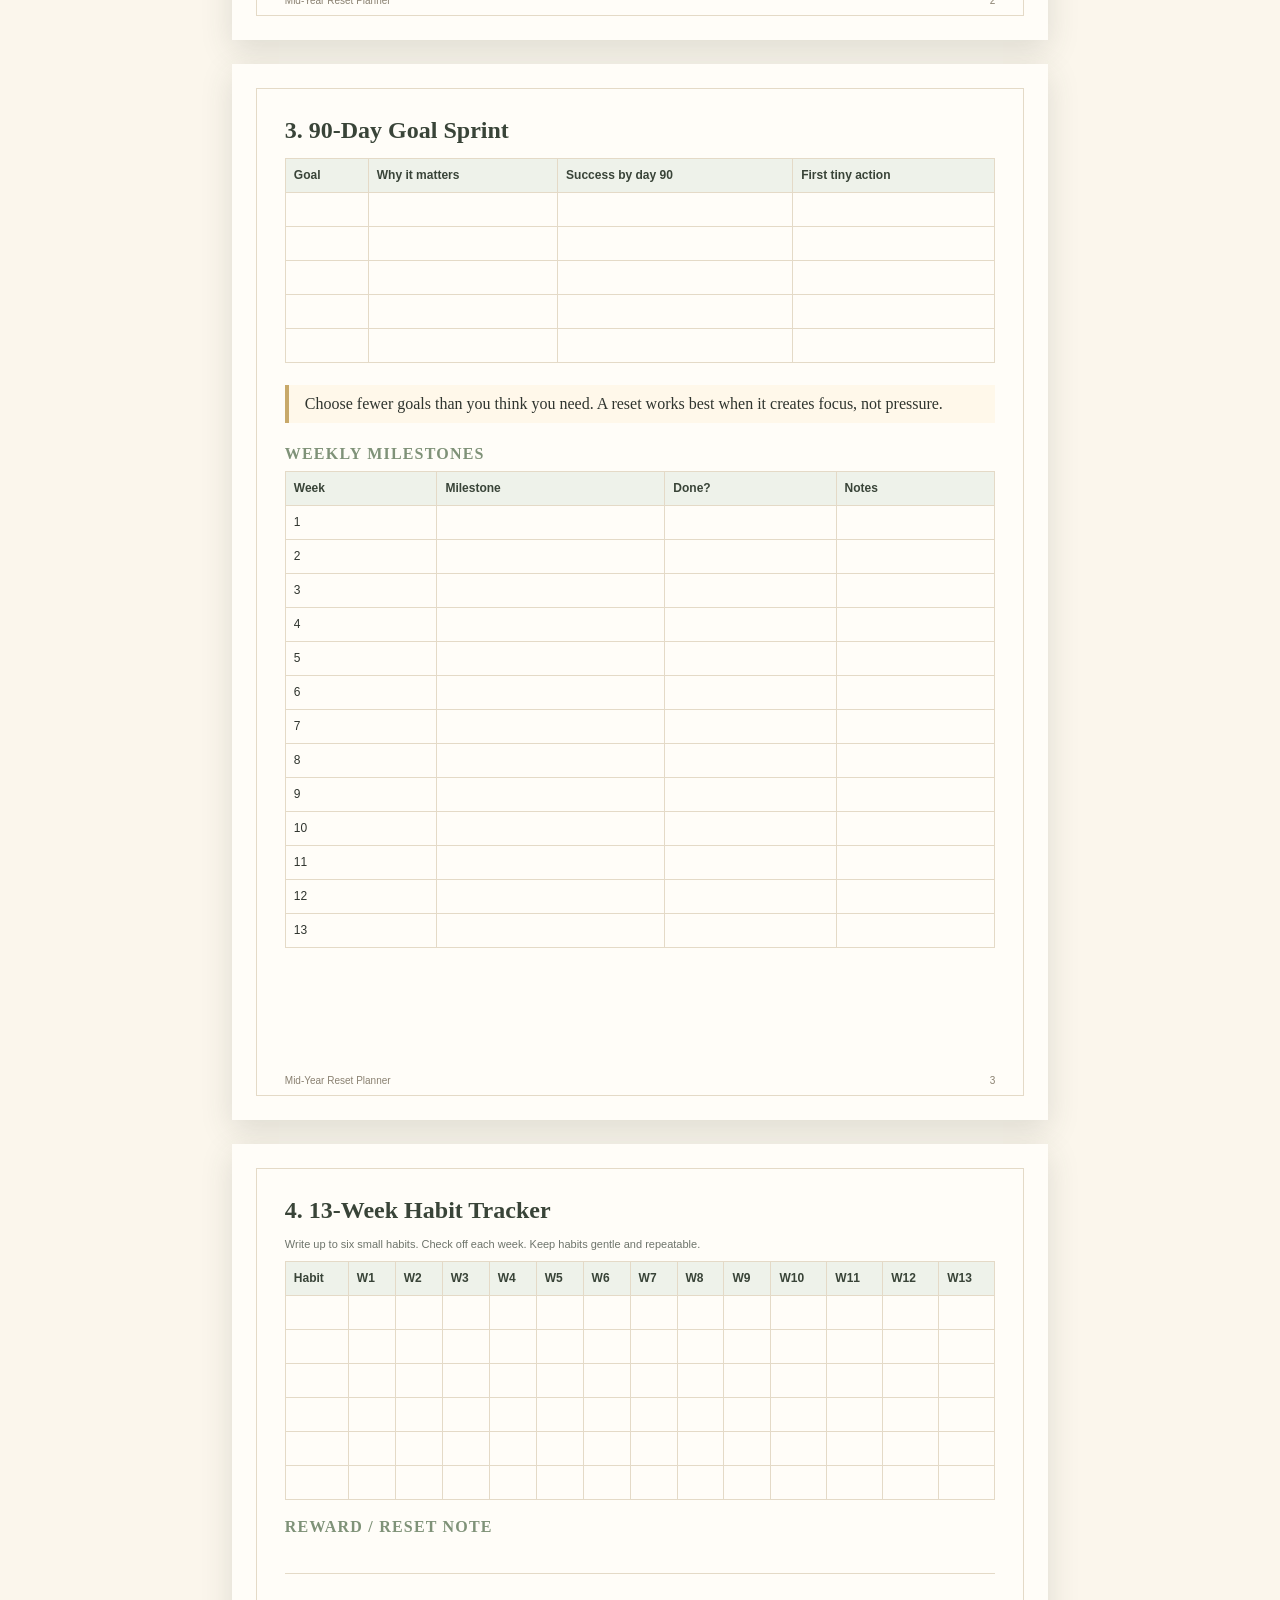
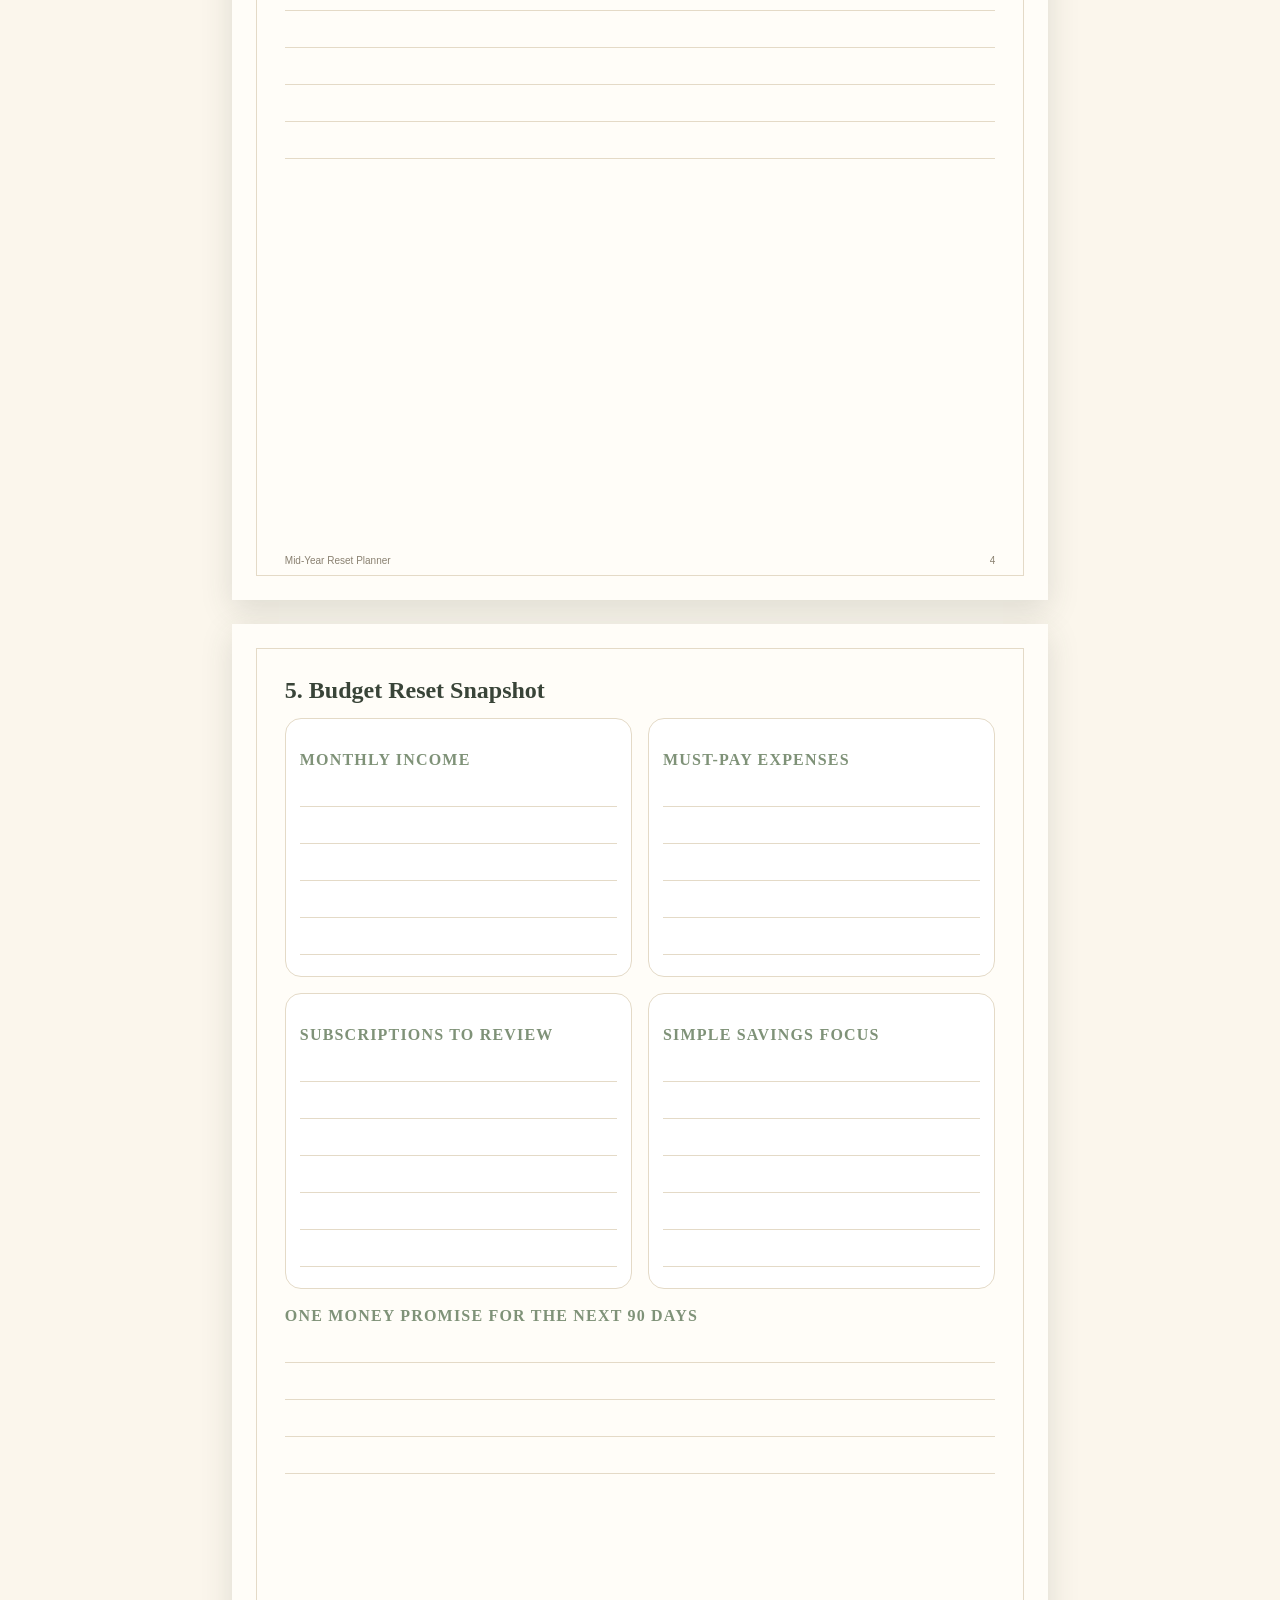
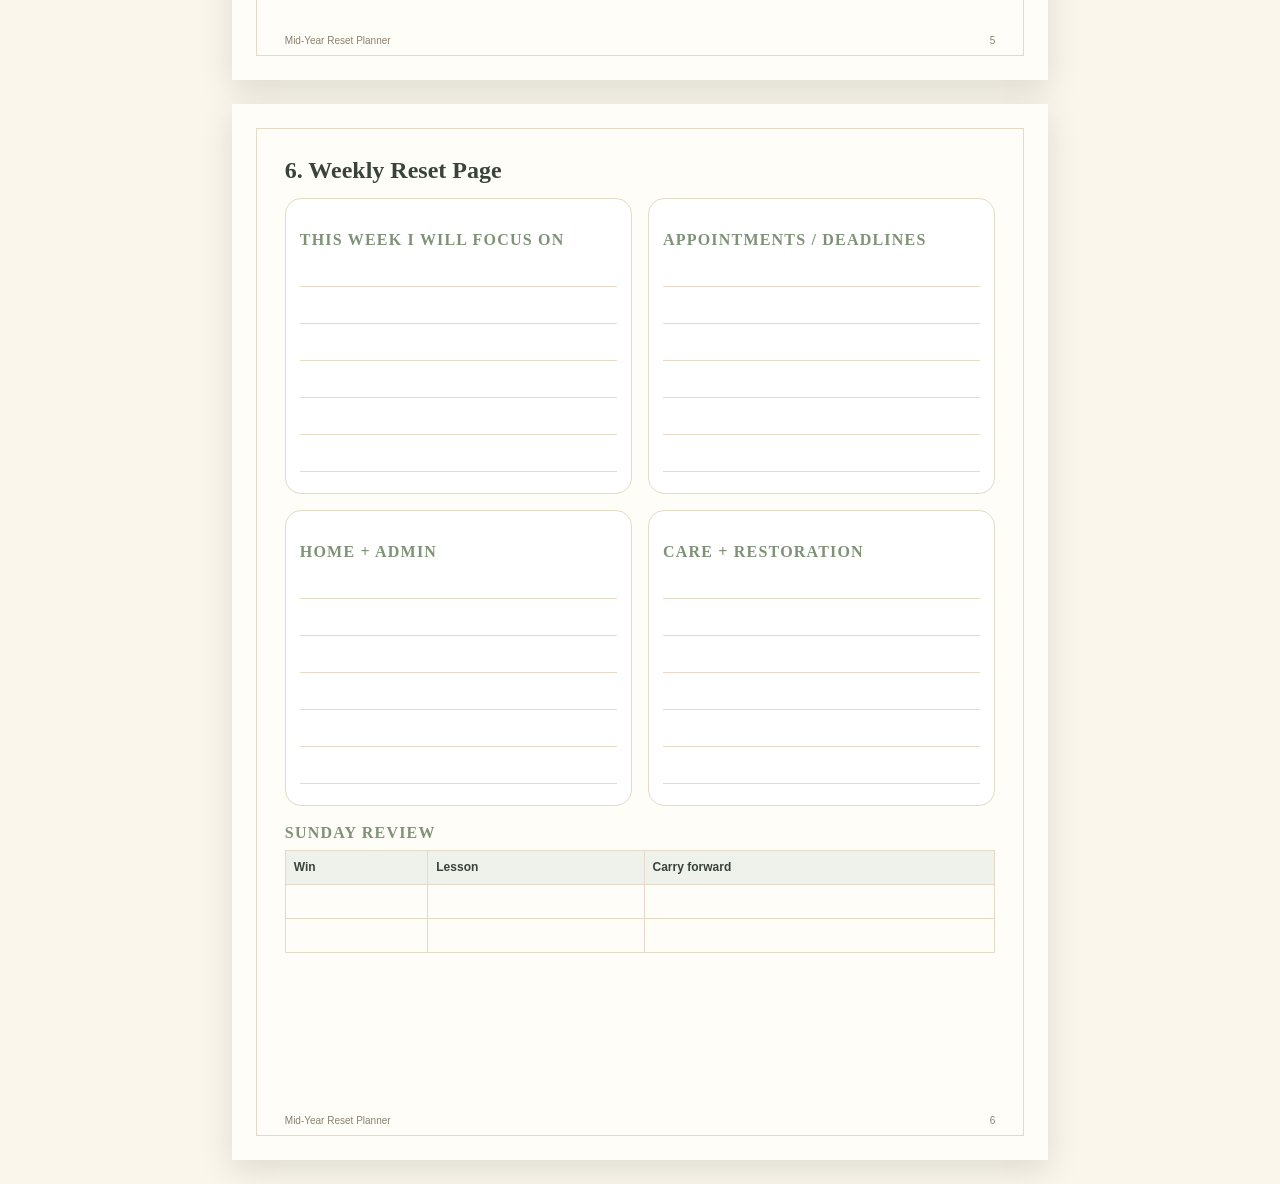
<file: etsy-products/2026-05-16-mid-year-reset-planner/customer_files/Mid_Year_Reset_Planner_Printable.html>
<!doctype html>
<html lang="en"><head><meta charset="utf-8"><meta name="viewport" content="width=device-width, initial-scale=1"><title>Mid-Year Reset Planner</title>
<style>
:root{--cream:#fbf6ec;--paper:#fffdf8;--sage:#7f9278;--deep:#394438;--gold:#c8a96a;--ink:#2f342e;--line:#e4dac7;}
*{box-sizing:border-box} body{margin:0;background:var(--cream);color:var(--ink);font-family:Georgia,'Times New Roman',serif}.page{width:8.5in;min-height:11in;margin:24px auto;padding:.55in;background:var(--paper);box-shadow:0 10px 30px rgba(57,68,56,.15);position:relative;overflow:hidden}.page:before{content:"";position:absolute;inset:24px;border:1px solid var(--line);pointer-events:none}.content{position:relative;z-index:2}h1{font-size:42px;line-height:1.05;margin:0;color:var(--deep);letter-spacing:.5px}h2{font-size:24px;margin:0 0 14px;color:var(--deep)}h3{font-size:16px;margin:18px 0 8px;color:var(--sage);text-transform:uppercase;letter-spacing:1.2px}.kicker{font-family:Arial,sans-serif;text-transform:uppercase;letter-spacing:2px;color:var(--gold);font-size:12px;margin-bottom:14px}.subtitle{font-size:18px;line-height:1.45;max-width:620px}.quote{border-left:4px solid var(--gold);padding:10px 16px;background:#fff8ea;margin:22px 0}.grid{display:grid;grid-template-columns:1fr 1fr;gap:16px}.box{border:1px solid var(--line);border-radius:16px;padding:14px;background:#fff}.line{border-bottom:1px solid var(--line);height:30px}.lines .line{margin-bottom:7px}.small{font-family:Arial,sans-serif;font-size:11px;color:#6e746b}.table{width:100%;border-collapse:collapse;font-family:Arial,sans-serif;font-size:12px}.table th{background:#eef2ea;color:var(--deep);text-align:left}.table th,.table td{border:1px solid var(--line);padding:8px;height:34px}.pill{display:inline-block;border:1px solid var(--gold);border-radius:999px;padding:6px 12px;margin:4px;color:var(--deep);font-family:Arial,sans-serif;font-size:12px}.cover{display:flex;flex-direction:column;justify-content:center;text-align:center}.cover .orn{font-size:70px;color:var(--gold);margin:20px 0}.footer{position:absolute;bottom:.35in;left:.55in;right:.55in;font-family:Arial,sans-serif;font-size:10px;color:#8a8171;display:flex;justify-content:space-between}@media print{body{background:white}.page{margin:0;box-shadow:none;page-break-after:always;width:auto;min-height:10.8in}.page:before{inset:18px}@page{size:letter;margin:0}}
</style></head><body>
<section class="page cover"><div class="content"><div class="kicker">HeirloomPlanners</div><h1>Mid-Year Reset<br>Planner</h1><div class="orn">✦</div><p class="subtitle" style="margin:auto">A printable life audit, 90-day goal sprint, habit tracker, and gentle budget reset for the second half of your year.</p><p><span class="pill">Life Audit</span><span class="pill">90-Day Goals</span><span class="pill">Habits</span><span class="pill">Budget Reset</span></p></div><div class="footer"><span>Digital printable workbook</span><span>Personal use only</span></div></section>
<section class="page"><div class="content"><h2>1. Mid-Year Life Audit</h2><p class="small">Rate each area from 1–10, then note what feels heavy, what feels hopeful, and one simple next step.</p><table class="table"><tr><th>Life area</th><th>Score</th><th>What is working?</th><th>One reset step</th></tr><tr><td>Health & energy</td><td></td><td></td><td></td></tr><tr><td>Home & routines</td><td></td><td></td><td></td></tr><tr><td>Money & admin</td><td></td><td></td><td></td></tr><tr><td>Career or study</td><td></td><td></td><td></td></tr><tr><td>Relationships</td><td></td><td></td><td></td></tr><tr><td>Creativity & joy</td><td></td><td></td><td></td></tr><tr><td>Faith / meaning</td><td></td><td></td><td></td></tr><tr><td>Rest & self-care</td><td></td><td></td><td></td></tr></table><h3>Reflection</h3><div class="lines"><div class="line"></div><div class="line"></div><div class="line"></div><div class="line"></div><div class="line"></div><div class="line"></div><div class="line"></div><div class="line"></div></div></div><div class="footer"><span>Mid-Year Reset Planner</span><span>1</span></div></section>
<section class="page"><div class="content"><h2>2. Keep / Release / Restore</h2><div class="grid"><div class="box"><h3>Keep</h3><p class="small">What deserves to come with you into the next six months?</p><div class="lines"><div class="line"></div><div class="line"></div><div class="line"></div><div class="line"></div><div class="line"></div><div class="line"></div><div class="line"></div><div class="line"></div><div class="line"></div></div></div><div class="box"><h3>Release</h3><p class="small">What is outdated, draining, or no longer yours to carry?</p><div class="lines"><div class="line"></div><div class="line"></div><div class="line"></div><div class="line"></div><div class="line"></div><div class="line"></div><div class="line"></div><div class="line"></div><div class="line"></div></div></div><div class="box"><h3>Restore</h3><p class="small">What rhythm, relationship, or habit needs gentle repair?</p><div class="lines"><div class="line"></div><div class="line"></div><div class="line"></div><div class="line"></div><div class="line"></div><div class="line"></div><div class="line"></div><div class="line"></div><div class="line"></div></div></div><div class="box"><h3>Begin</h3><p class="small">What small beginning would make the rest of the year lighter?</p><div class="lines"><div class="line"></div><div class="line"></div><div class="line"></div><div class="line"></div><div class="line"></div><div class="line"></div><div class="line"></div><div class="line"></div><div class="line"></div></div></div></div></div><div class="footer"><span>Mid-Year Reset Planner</span><span>2</span></div></section>
<section class="page"><div class="content"><h2>3. 90-Day Goal Sprint</h2><table class="table"><tr><th>Goal</th><th>Why it matters</th><th>Success by day 90</th><th>First tiny action</th></tr><tr><td></td><td></td><td></td><td></td></tr><tr><td></td><td></td><td></td><td></td></tr><tr><td></td><td></td><td></td><td></td></tr><tr><td></td><td></td><td></td><td></td></tr><tr><td></td><td></td><td></td><td></td></tr></table><div class="quote">Choose fewer goals than you think you need. A reset works best when it creates focus, not pressure.</div><h3>Weekly milestones</h3><table class="table"><tr><th>Week</th><th>Milestone</th><th>Done?</th><th>Notes</th></tr><tr><td>1</td><td></td><td></td><td></td></tr><tr><td>2</td><td></td><td></td><td></td></tr><tr><td>3</td><td></td><td></td><td></td></tr><tr><td>4</td><td></td><td></td><td></td></tr><tr><td>5</td><td></td><td></td><td></td></tr><tr><td>6</td><td></td><td></td><td></td></tr><tr><td>7</td><td></td><td></td><td></td></tr><tr><td>8</td><td></td><td></td><td></td></tr><tr><td>9</td><td></td><td></td><td></td></tr><tr><td>10</td><td></td><td></td><td></td></tr><tr><td>11</td><td></td><td></td><td></td></tr><tr><td>12</td><td></td><td></td><td></td></tr><tr><td>13</td><td></td><td></td><td></td></tr></table></div><div class="footer"><span>Mid-Year Reset Planner</span><span>3</span></div></section>
<section class="page"><div class="content"><h2>4. 13-Week Habit Tracker</h2><p class="small">Write up to six small habits. Check off each week. Keep habits gentle and repeatable.</p><table class="table"><tr><th>Habit</th><th>W1</th><th>W2</th><th>W3</th><th>W4</th><th>W5</th><th>W6</th><th>W7</th><th>W8</th><th>W9</th><th>W10</th><th>W11</th><th>W12</th><th>W13</th></tr><tr><td></td><td></td><td></td><td></td><td></td><td></td><td></td><td></td><td></td><td></td><td></td><td></td><td></td><td></td></tr><tr><td></td><td></td><td></td><td></td><td></td><td></td><td></td><td></td><td></td><td></td><td></td><td></td><td></td><td></td></tr><tr><td></td><td></td><td></td><td></td><td></td><td></td><td></td><td></td><td></td><td></td><td></td><td></td><td></td><td></td></tr><tr><td></td><td></td><td></td><td></td><td></td><td></td><td></td><td></td><td></td><td></td><td></td><td></td><td></td><td></td></tr><tr><td></td><td></td><td></td><td></td><td></td><td></td><td></td><td></td><td></td><td></td><td></td><td></td><td></td><td></td></tr><tr><td></td><td></td><td></td><td></td><td></td><td></td><td></td><td></td><td></td><td></td><td></td><td></td><td></td><td></td></tr></table><h3>Reward / reset note</h3><div class="lines"><div class="line"></div><div class="line"></div><div class="line"></div><div class="line"></div><div class="line"></div><div class="line"></div></div></div><div class="footer"><span>Mid-Year Reset Planner</span><span>4</span></div></section>
<section class="page"><div class="content"><h2>5. Budget Reset Snapshot</h2><div class="grid"><div class="box"><h3>Monthly income</h3><div class="lines"><div class="line"></div><div class="line"></div><div class="line"></div><div class="line"></div><div class="line"></div></div></div><div class="box"><h3>Must-pay expenses</h3><div class="lines"><div class="line"></div><div class="line"></div><div class="line"></div><div class="line"></div><div class="line"></div></div></div><div class="box"><h3>Subscriptions to review</h3><div class="lines"><div class="line"></div><div class="line"></div><div class="line"></div><div class="line"></div><div class="line"></div><div class="line"></div></div></div><div class="box"><h3>Simple savings focus</h3><div class="lines"><div class="line"></div><div class="line"></div><div class="line"></div><div class="line"></div><div class="line"></div><div class="line"></div></div></div></div><h3>One money promise for the next 90 days</h3><div class="lines"><div class="line"></div><div class="line"></div><div class="line"></div><div class="line"></div></div></div><div class="footer"><span>Mid-Year Reset Planner</span><span>5</span></div></section>
<section class="page"><div class="content"><h2>6. Weekly Reset Page</h2><div class="grid"><div class="box"><h3>This week I will focus on</h3><div class="lines"><div class="line"></div><div class="line"></div><div class="line"></div><div class="line"></div><div class="line"></div><div class="line"></div></div></div><div class="box"><h3>Appointments / deadlines</h3><div class="lines"><div class="line"></div><div class="line"></div><div class="line"></div><div class="line"></div><div class="line"></div><div class="line"></div></div></div><div class="box"><h3>Home + admin</h3><div class="lines"><div class="line"></div><div class="line"></div><div class="line"></div><div class="line"></div><div class="line"></div><div class="line"></div></div></div><div class="box"><h3>Care + restoration</h3><div class="lines"><div class="line"></div><div class="line"></div><div class="line"></div><div class="line"></div><div class="line"></div><div class="line"></div></div></div></div><h3>Sunday review</h3><table class="table"><tr><th>Win</th><th>Lesson</th><th>Carry forward</th></tr><tr><td></td><td></td><td></td></tr><tr><td></td><td></td><td></td></tr></table></div><div class="footer"><span>Mid-Year Reset Planner</span><span>6</span></div></section>
</body></html>
</file>
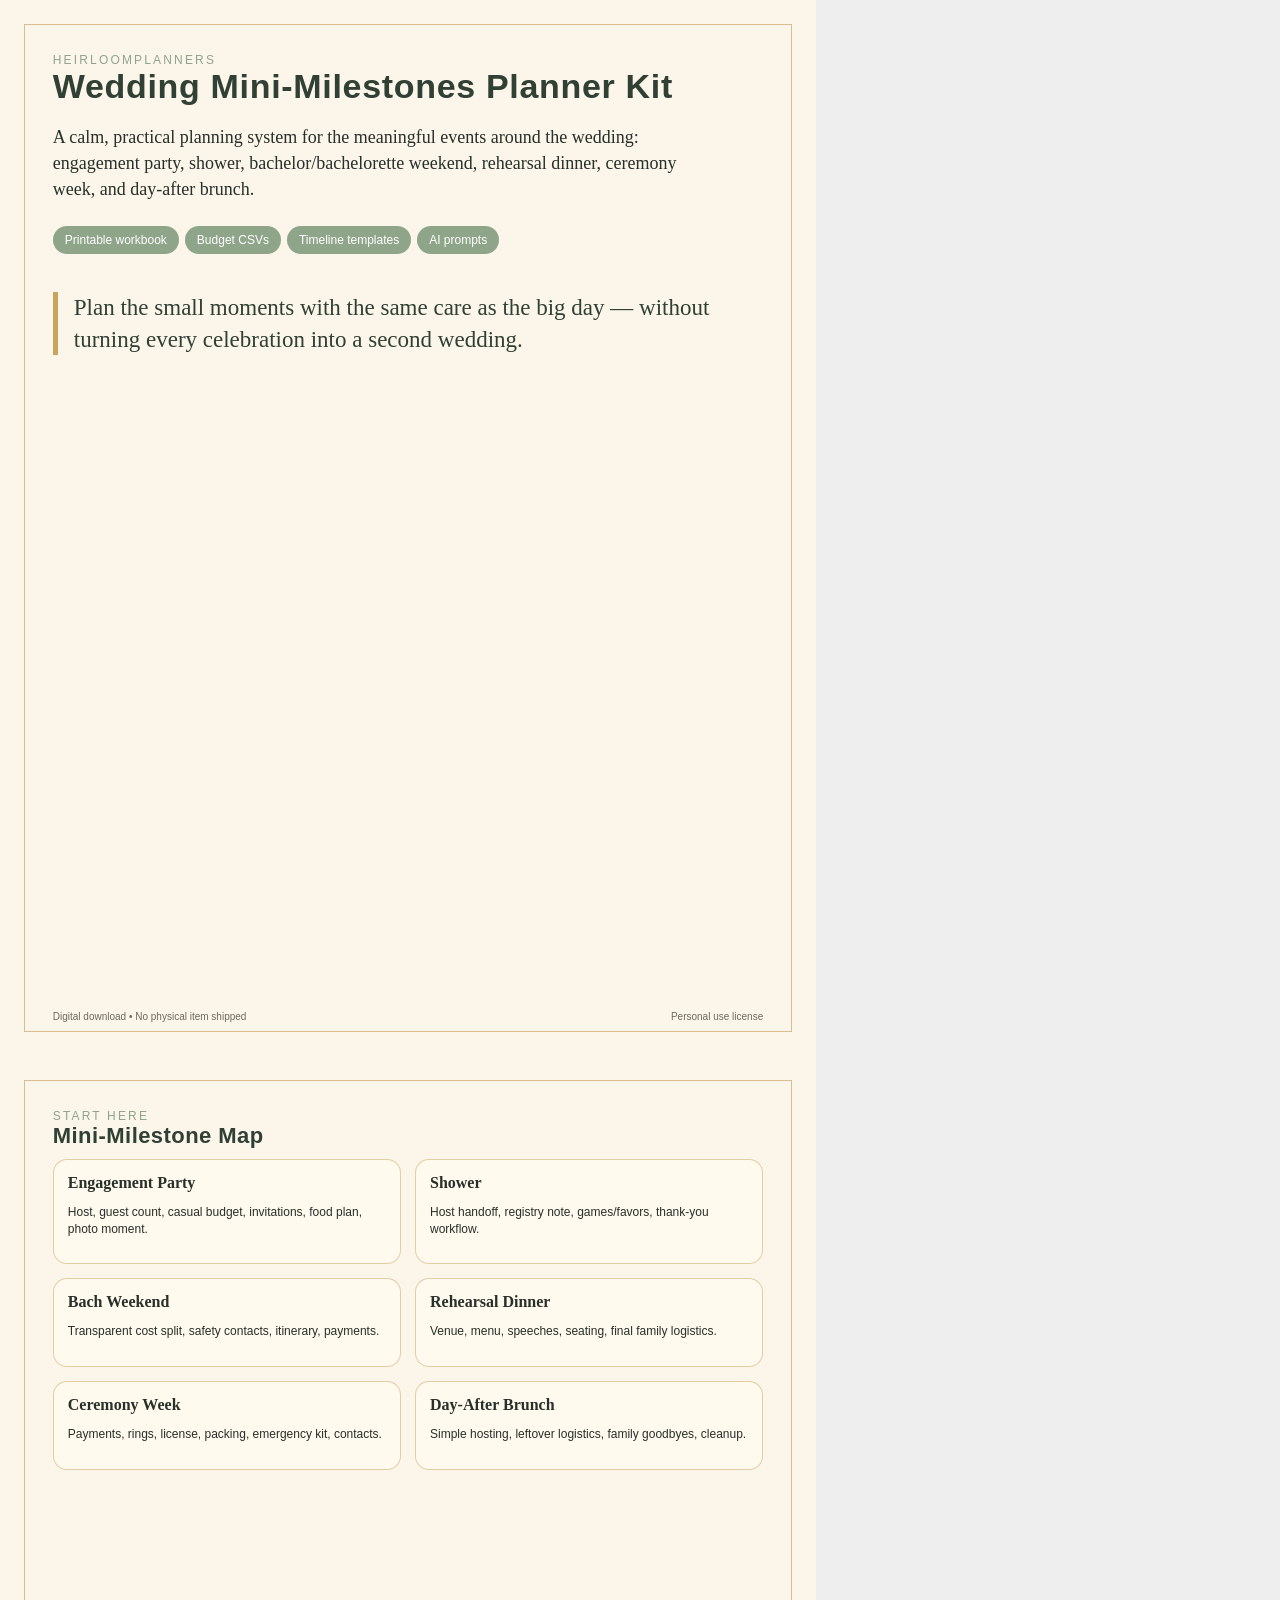
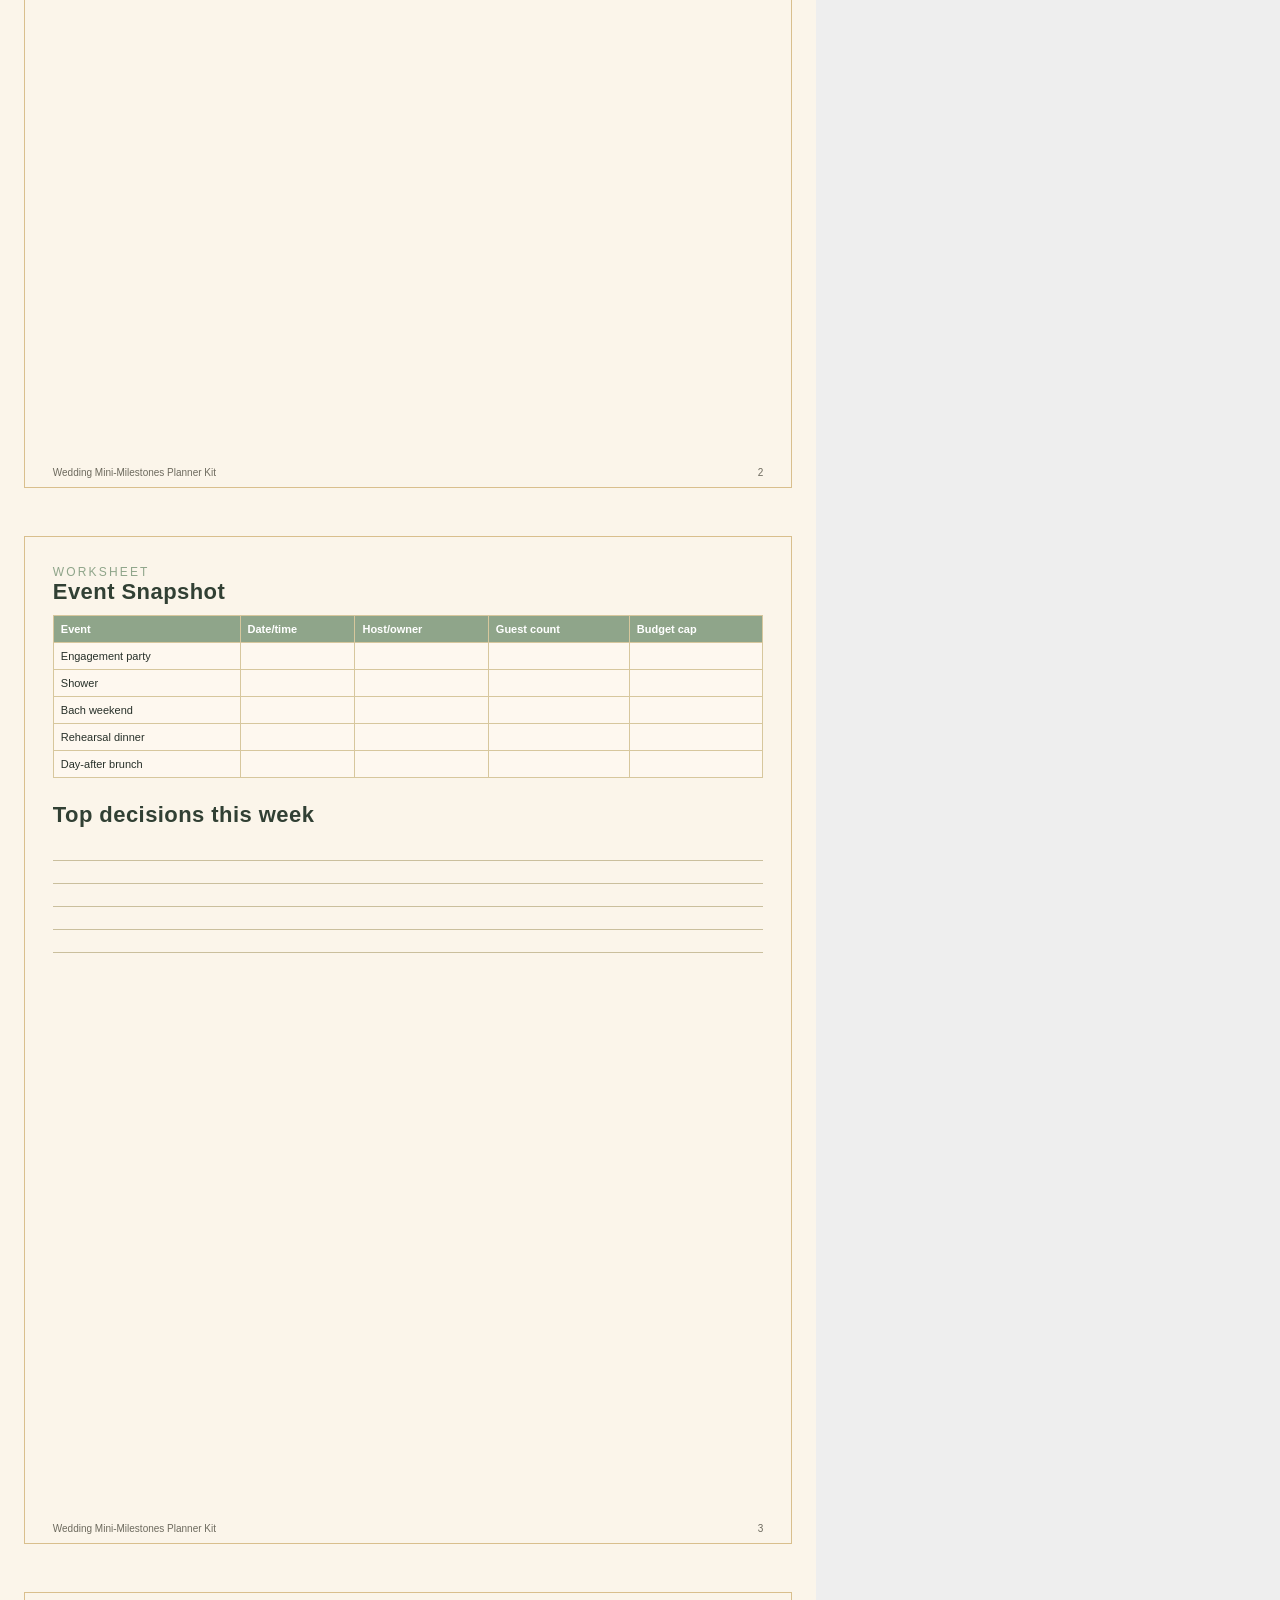
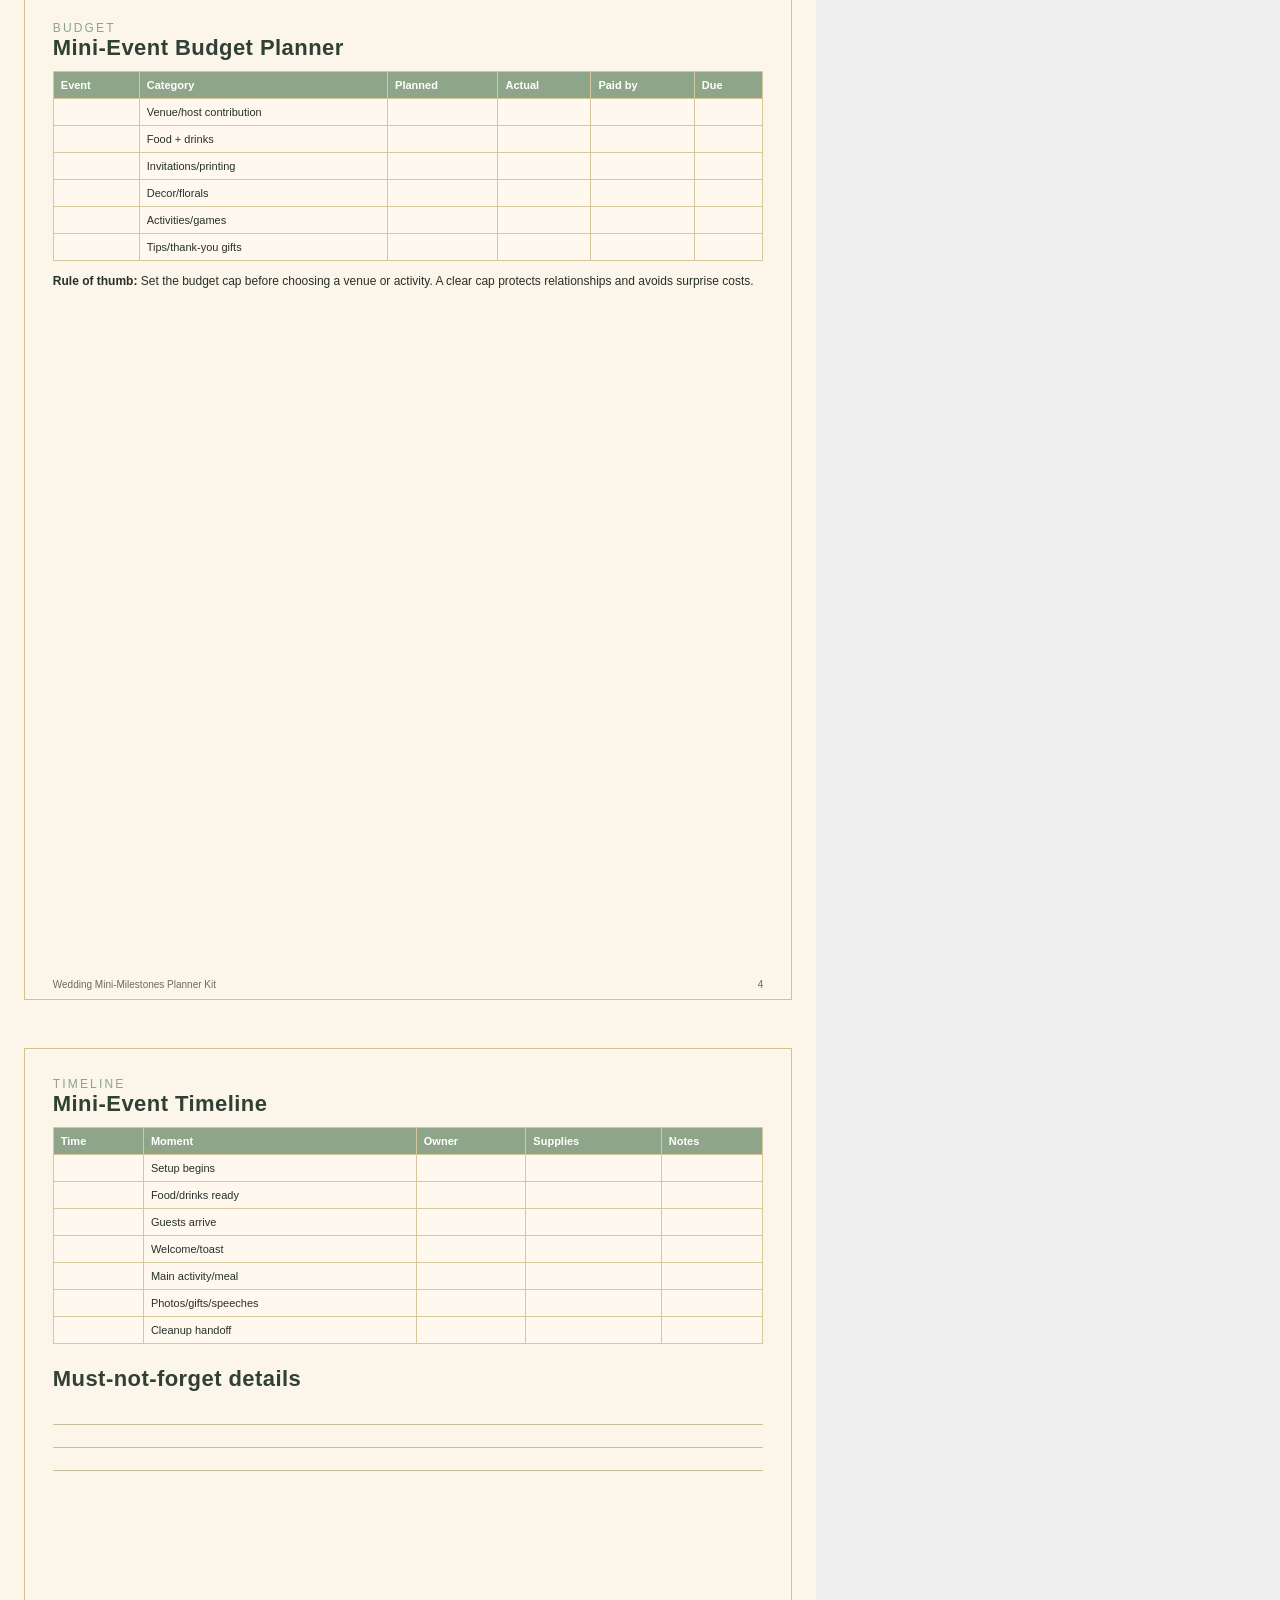
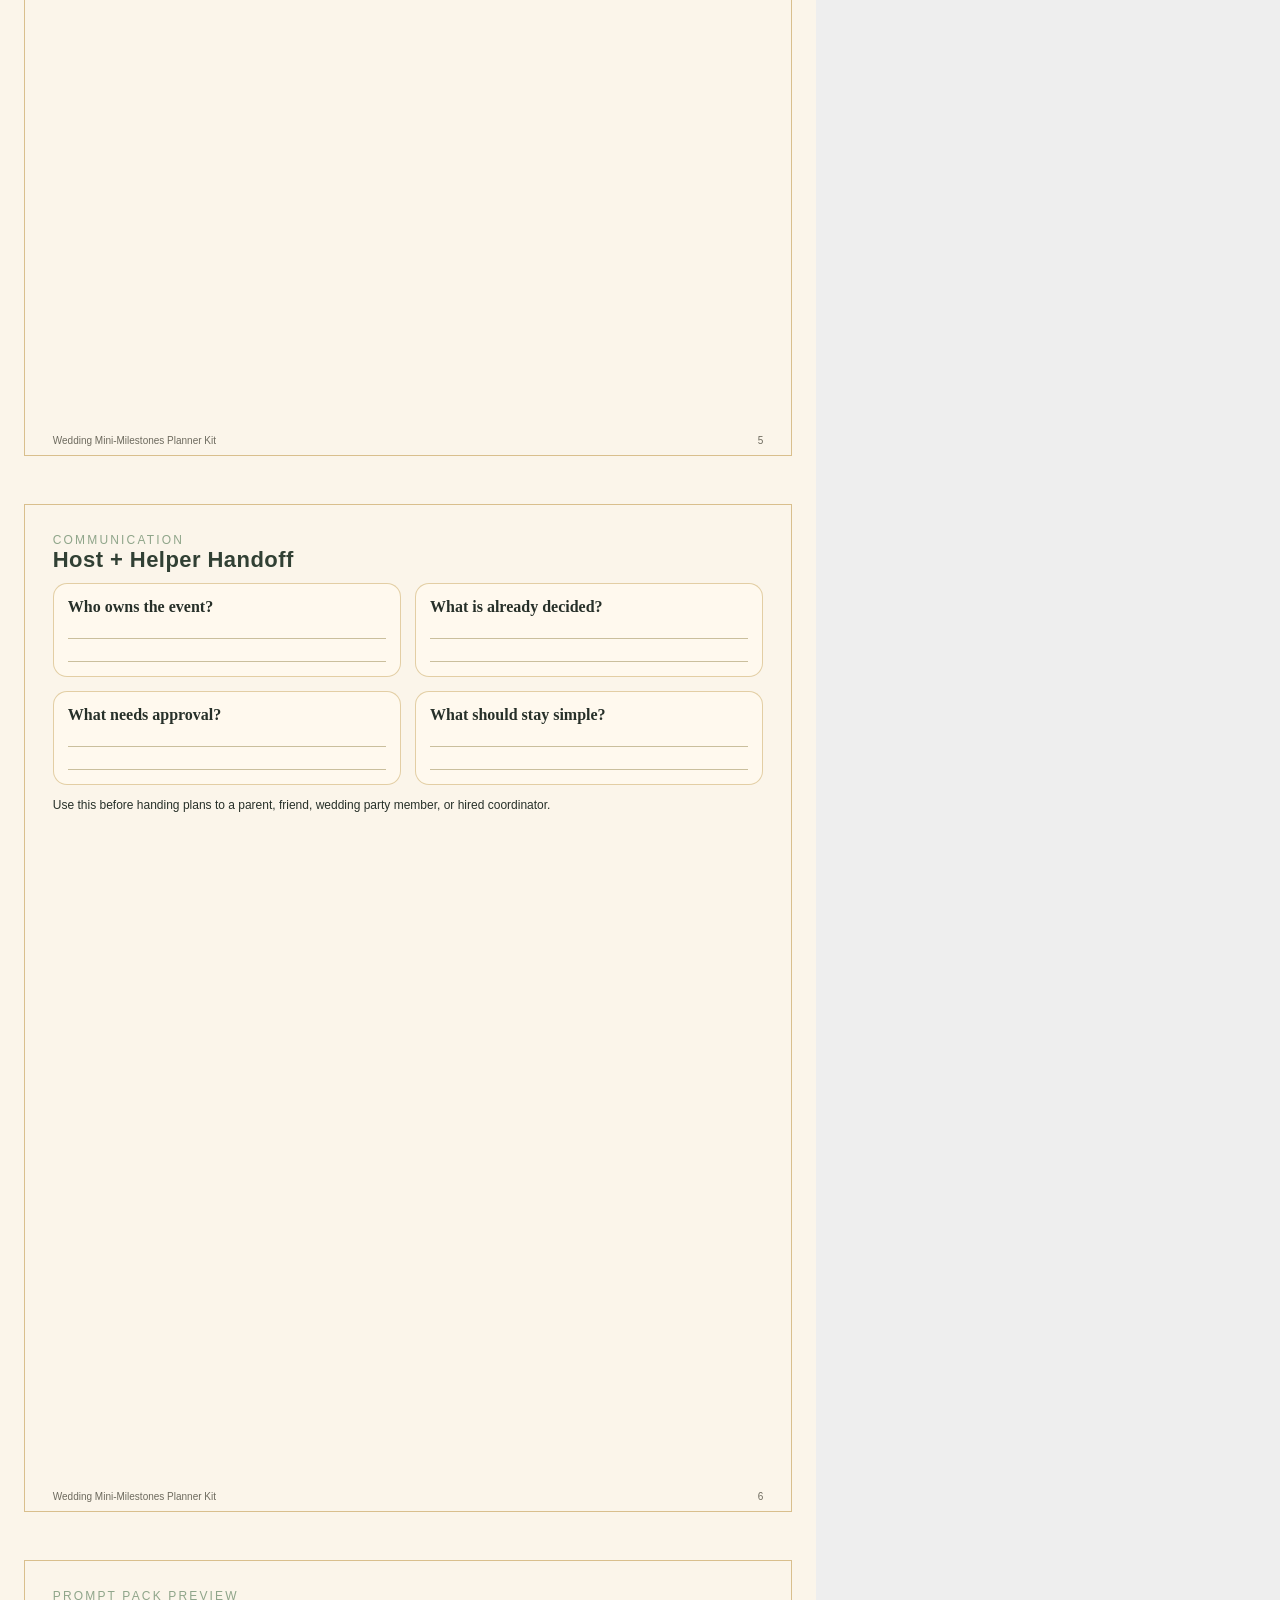
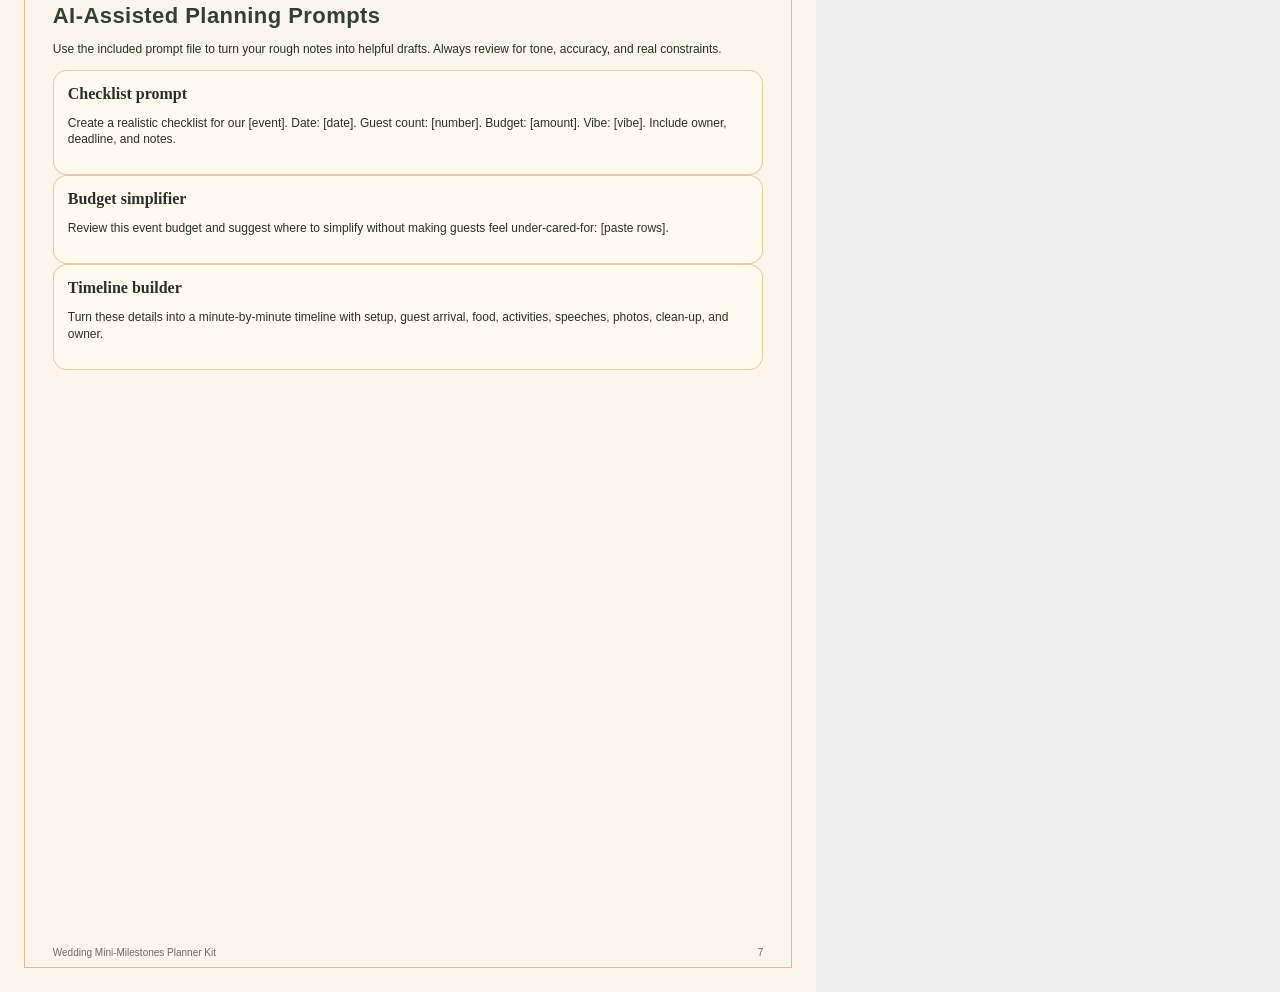
<file: etsy-products/2026-05-16-wedding-mini-milestones-kit/customer_files/wedding-mini-milestones-workbook.html>
<!doctype html>
<html lang="en"><head><meta charset="utf-8"><title>Wedding Mini-Milestones Planner Kit</title>
<style>
@page { size: Letter; margin: 0; }
:root{--paper:#fbf5ea;--sage:#8fa58a;--deep:#314034;--gold:#c8a45d;--cream:#fffaf0;--ink:#273029;}
body{margin:0;background:#eee;color:var(--ink);font-family:Georgia,'Times New Roman',serif;}
.page{width:8.5in;min-height:11in;background:var(--paper);box-sizing:border-box;padding:.55in;page-break-after:always;position:relative;}
.page:before{content:"";position:absolute;inset:.25in;border:1.5px solid var(--gold);opacity:.65;pointer-events:none}.content{position:relative;z-index:1}h1,h2{font-family:Arial,Helvetica,sans-serif;color:var(--deep);letter-spacing:.02em}h1{font-size:34px;margin:0 0 14px}h2{font-size:22px;margin:0 0 10px}.kicker{font-family:Arial,sans-serif;text-transform:uppercase;letter-spacing:.18em;color:var(--sage);font-size:12px}.sub{font-size:18px;line-height:1.45;max-width:6.5in}.badge{display:inline-block;background:var(--sage);color:white;border-radius:999px;padding:7px 12px;margin:6px 6px 0 0;font-family:Arial,sans-serif;font-size:12px}.grid{display:grid;grid-template-columns:1fr 1fr;gap:14px}.card{background:rgba(255,250,240,.82);border:1px solid rgba(200,164,93,.5);border-radius:14px;padding:14px}.line{height:22px;border-bottom:1px solid #cabf9d}.small{font-family:Arial,sans-serif;font-size:12px;line-height:1.4}table{width:100%;border-collapse:collapse;background:rgba(255,250,240,.75);font-family:Arial,sans-serif;font-size:11px}th{background:var(--sage);color:#fff;text-align:left}td,th{border:1px solid #d7c79d;padding:7px;vertical-align:top}.quote{font-size:23px;color:var(--deep);border-left:5px solid var(--gold);padding-left:16px;line-height:1.35}.footer{position:absolute;left:.55in;right:.55in;bottom:.35in;font-family:Arial,sans-serif;font-size:10px;color:#6d6a5e;display:flex;justify-content:space-between}
@media print{body{background:white}.page{box-shadow:none}}
</style></head><body>
<section class="page"><div class="content"><div class="kicker">HeirloomPlanners</div><h1>Wedding Mini-Milestones Planner Kit</h1><p class="sub">A calm, practical planning system for the meaningful events around the wedding: engagement party, shower, bachelor/bachelorette weekend, rehearsal dinner, ceremony week, and day-after brunch.</p><span class="badge">Printable workbook</span><span class="badge">Budget CSVs</span><span class="badge">Timeline templates</span><span class="badge">AI prompts</span><div style="height:.4in"></div><div class="quote">Plan the small moments with the same care as the big day — without turning every celebration into a second wedding.</div></div><div class="footer"><span>Digital download • No physical item shipped</span><span>Personal use license</span></div></section>
<section class="page"><div class="content"><div class="kicker">Start here</div><h2>Mini-Milestone Map</h2><div class="grid"><div class="card"><b>Engagement Party</b><p class="small">Host, guest count, casual budget, invitations, food plan, photo moment.</p></div><div class="card"><b>Shower</b><p class="small">Host handoff, registry note, games/favors, thank-you workflow.</p></div><div class="card"><b>Bach Weekend</b><p class="small">Transparent cost split, safety contacts, itinerary, payments.</p></div><div class="card"><b>Rehearsal Dinner</b><p class="small">Venue, menu, speeches, seating, final family logistics.</p></div><div class="card"><b>Ceremony Week</b><p class="small">Payments, rings, license, packing, emergency kit, contacts.</p></div><div class="card"><b>Day-After Brunch</b><p class="small">Simple hosting, leftover logistics, family goodbyes, cleanup.</p></div></div></div><div class="footer"><span>Wedding Mini-Milestones Planner Kit</span><span>2</span></div></section>
<section class="page"><div class="content"><div class="kicker">Worksheet</div><h2>Event Snapshot</h2><table><tr><th>Event</th><th>Date/time</th><th>Host/owner</th><th>Guest count</th><th>Budget cap</th></tr><tr><td>Engagement party</td><td></td><td></td><td></td><td></td></tr><tr><td>Shower</td><td></td><td></td><td></td><td></td></tr><tr><td>Bach weekend</td><td></td><td></td><td></td><td></td></tr><tr><td>Rehearsal dinner</td><td></td><td></td><td></td><td></td></tr><tr><td>Day-after brunch</td><td></td><td></td><td></td><td></td></tr></table><h2 style="margin-top:24px">Top decisions this week</h2><div class="line"></div><div class="line"></div><div class="line"></div><div class="line"></div><div class="line"></div></div><div class="footer"><span>Wedding Mini-Milestones Planner Kit</span><span>3</span></div></section>
<section class="page"><div class="content"><div class="kicker">Budget</div><h2>Mini-Event Budget Planner</h2><table><tr><th>Event</th><th>Category</th><th>Planned</th><th>Actual</th><th>Paid by</th><th>Due</th></tr><tr><td></td><td>Venue/host contribution</td><td></td><td></td><td></td><td></td></tr><tr><td></td><td>Food + drinks</td><td></td><td></td><td></td><td></td></tr><tr><td></td><td>Invitations/printing</td><td></td><td></td><td></td><td></td></tr><tr><td></td><td>Decor/florals</td><td></td><td></td><td></td><td></td></tr><tr><td></td><td>Activities/games</td><td></td><td></td><td></td><td></td></tr><tr><td></td><td>Tips/thank-you gifts</td><td></td><td></td><td></td><td></td></tr></table><p class="small"><b>Rule of thumb:</b> Set the budget cap before choosing a venue or activity. A clear cap protects relationships and avoids surprise costs.</p></div><div class="footer"><span>Wedding Mini-Milestones Planner Kit</span><span>4</span></div></section>
<section class="page"><div class="content"><div class="kicker">Timeline</div><h2>Mini-Event Timeline</h2><table><tr><th>Time</th><th>Moment</th><th>Owner</th><th>Supplies</th><th>Notes</th></tr><tr><td></td><td>Setup begins</td><td></td><td></td><td></td></tr><tr><td></td><td>Food/drinks ready</td><td></td><td></td><td></td></tr><tr><td></td><td>Guests arrive</td><td></td><td></td><td></td></tr><tr><td></td><td>Welcome/toast</td><td></td><td></td><td></td></tr><tr><td></td><td>Main activity/meal</td><td></td><td></td><td></td></tr><tr><td></td><td>Photos/gifts/speeches</td><td></td><td></td><td></td></tr><tr><td></td><td>Cleanup handoff</td><td></td><td></td><td></td></tr></table><h2 style="margin-top:22px">Must-not-forget details</h2><div class="line"></div><div class="line"></div><div class="line"></div></div><div class="footer"><span>Wedding Mini-Milestones Planner Kit</span><span>5</span></div></section>
<section class="page"><div class="content"><div class="kicker">Communication</div><h2>Host + Helper Handoff</h2><div class="grid"><div class="card"><b>Who owns the event?</b><div class="line"></div><div class="line"></div></div><div class="card"><b>What is already decided?</b><div class="line"></div><div class="line"></div></div><div class="card"><b>What needs approval?</b><div class="line"></div><div class="line"></div></div><div class="card"><b>What should stay simple?</b><div class="line"></div><div class="line"></div></div></div><p class="small">Use this before handing plans to a parent, friend, wedding party member, or hired coordinator.</p></div><div class="footer"><span>Wedding Mini-Milestones Planner Kit</span><span>6</span></div></section>
<section class="page"><div class="content"><div class="kicker">Prompt pack preview</div><h2>AI-Assisted Planning Prompts</h2><p class="small">Use the included prompt file to turn your rough notes into helpful drafts. Always review for tone, accuracy, and real constraints.</p><div class="card"><b>Checklist prompt</b><p class="small">Create a realistic checklist for our [event]. Date: [date]. Guest count: [number]. Budget: [amount]. Vibe: [vibe]. Include owner, deadline, and notes.</p></div><div class="card"><b>Budget simplifier</b><p class="small">Review this event budget and suggest where to simplify without making guests feel under-cared-for: [paste rows].</p></div><div class="card"><b>Timeline builder</b><p class="small">Turn these details into a minute-by-minute timeline with setup, guest arrival, food, activities, speeches, photos, clean-up, and owner.</p></div></div><div class="footer"><span>Wedding Mini-Milestones Planner Kit</span><span>7</span></div></section>
</body></html>
</file>
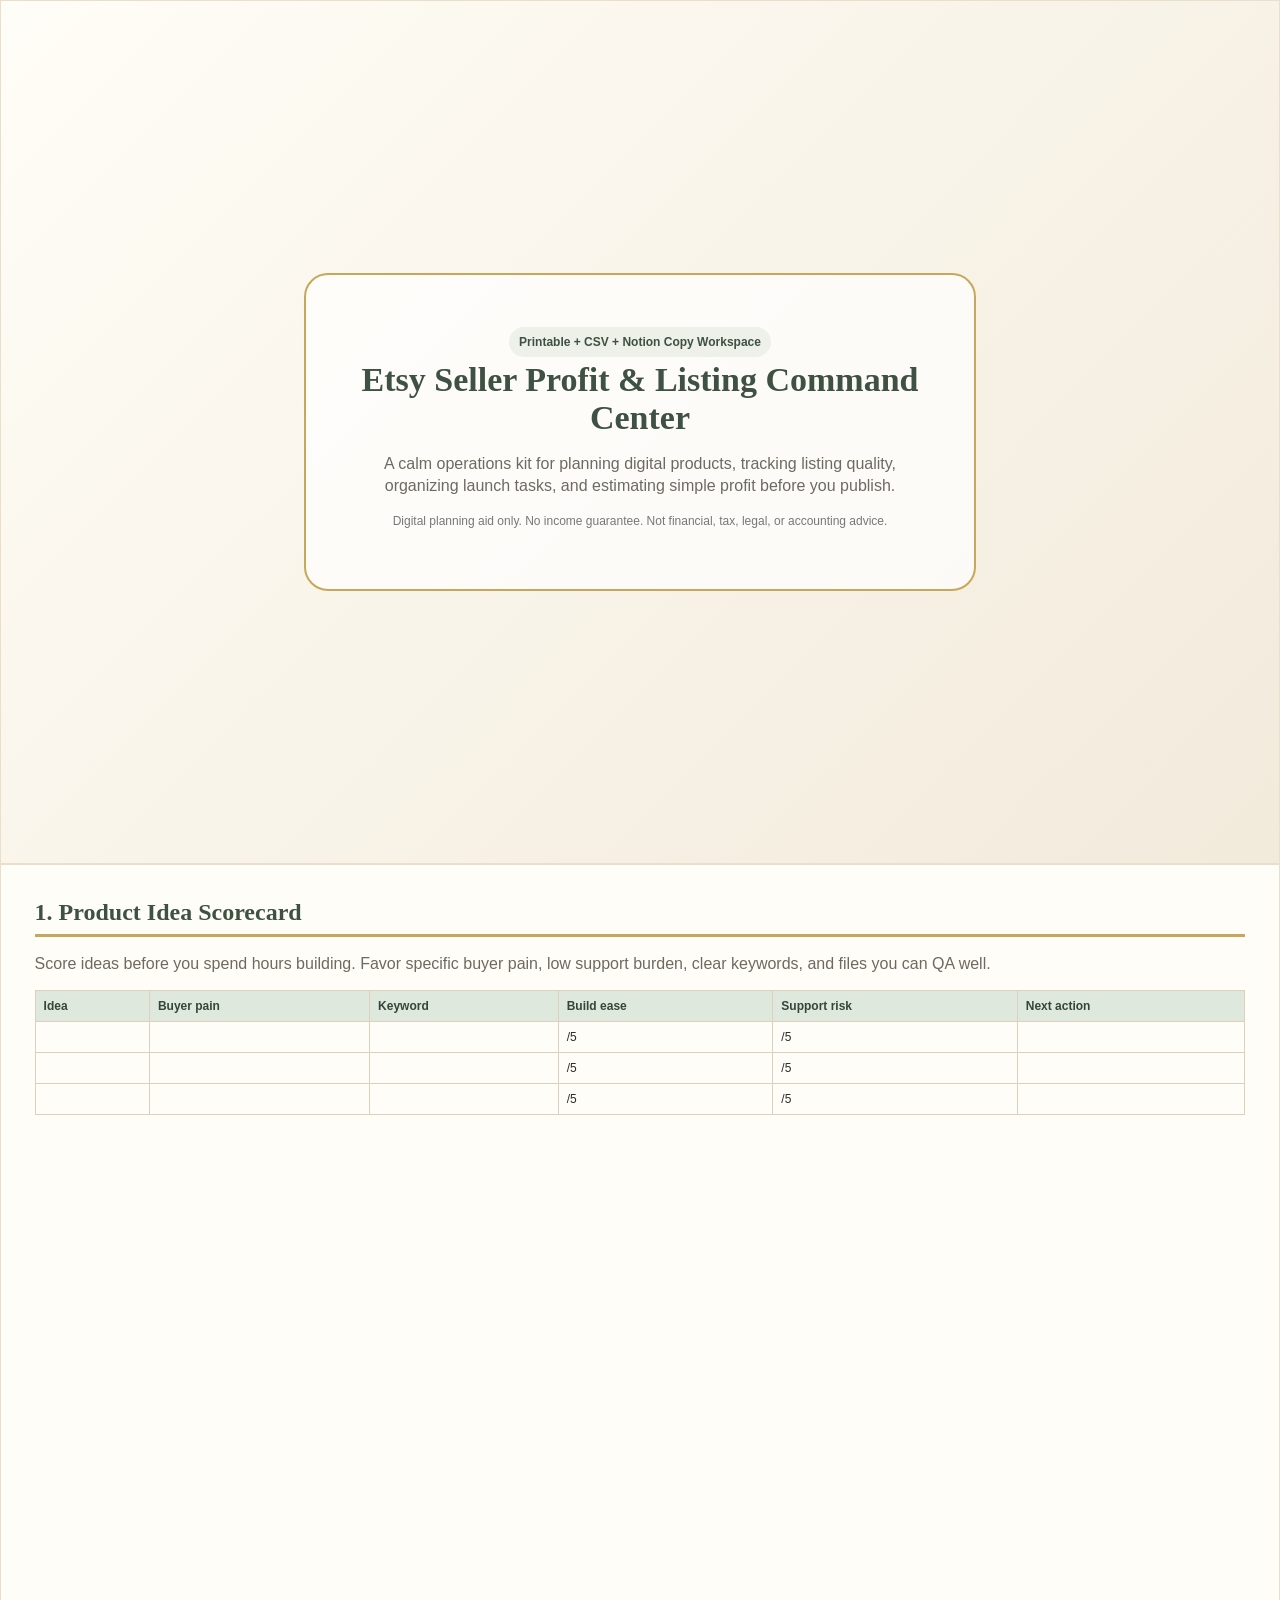
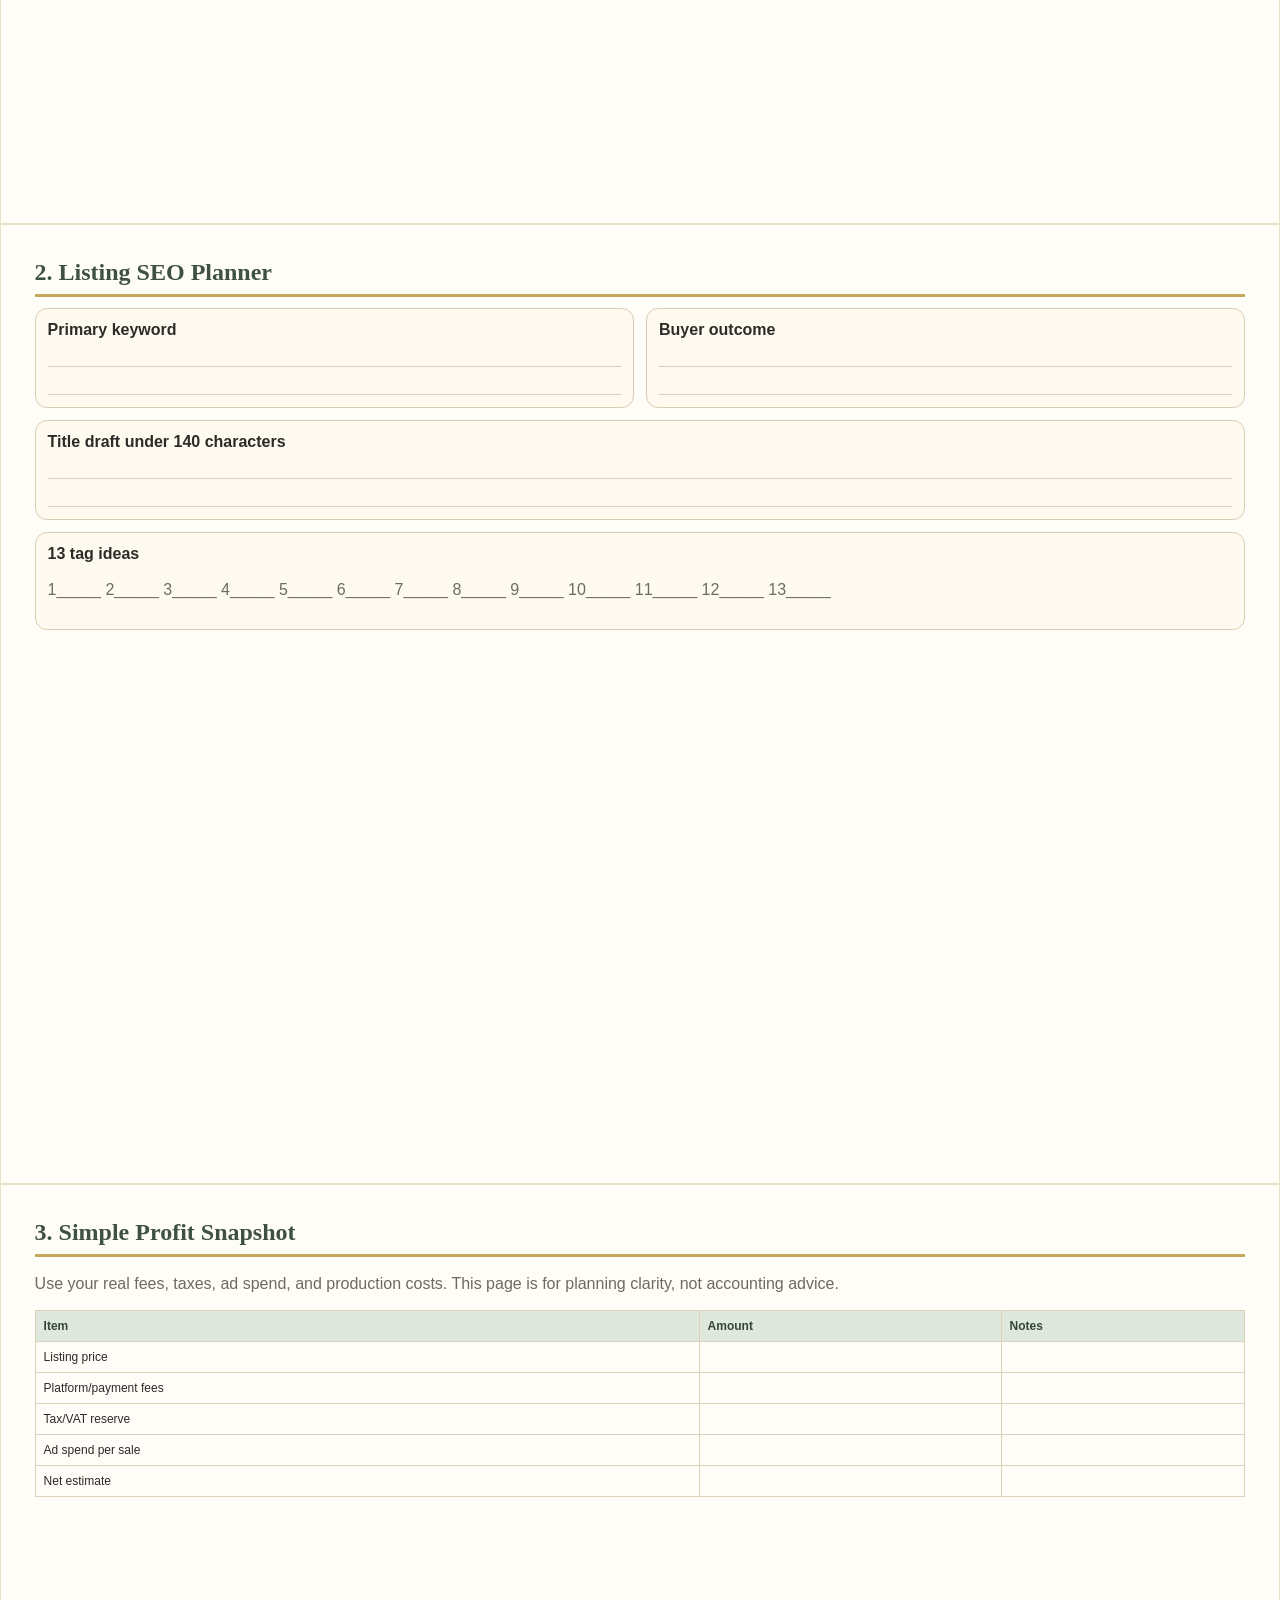
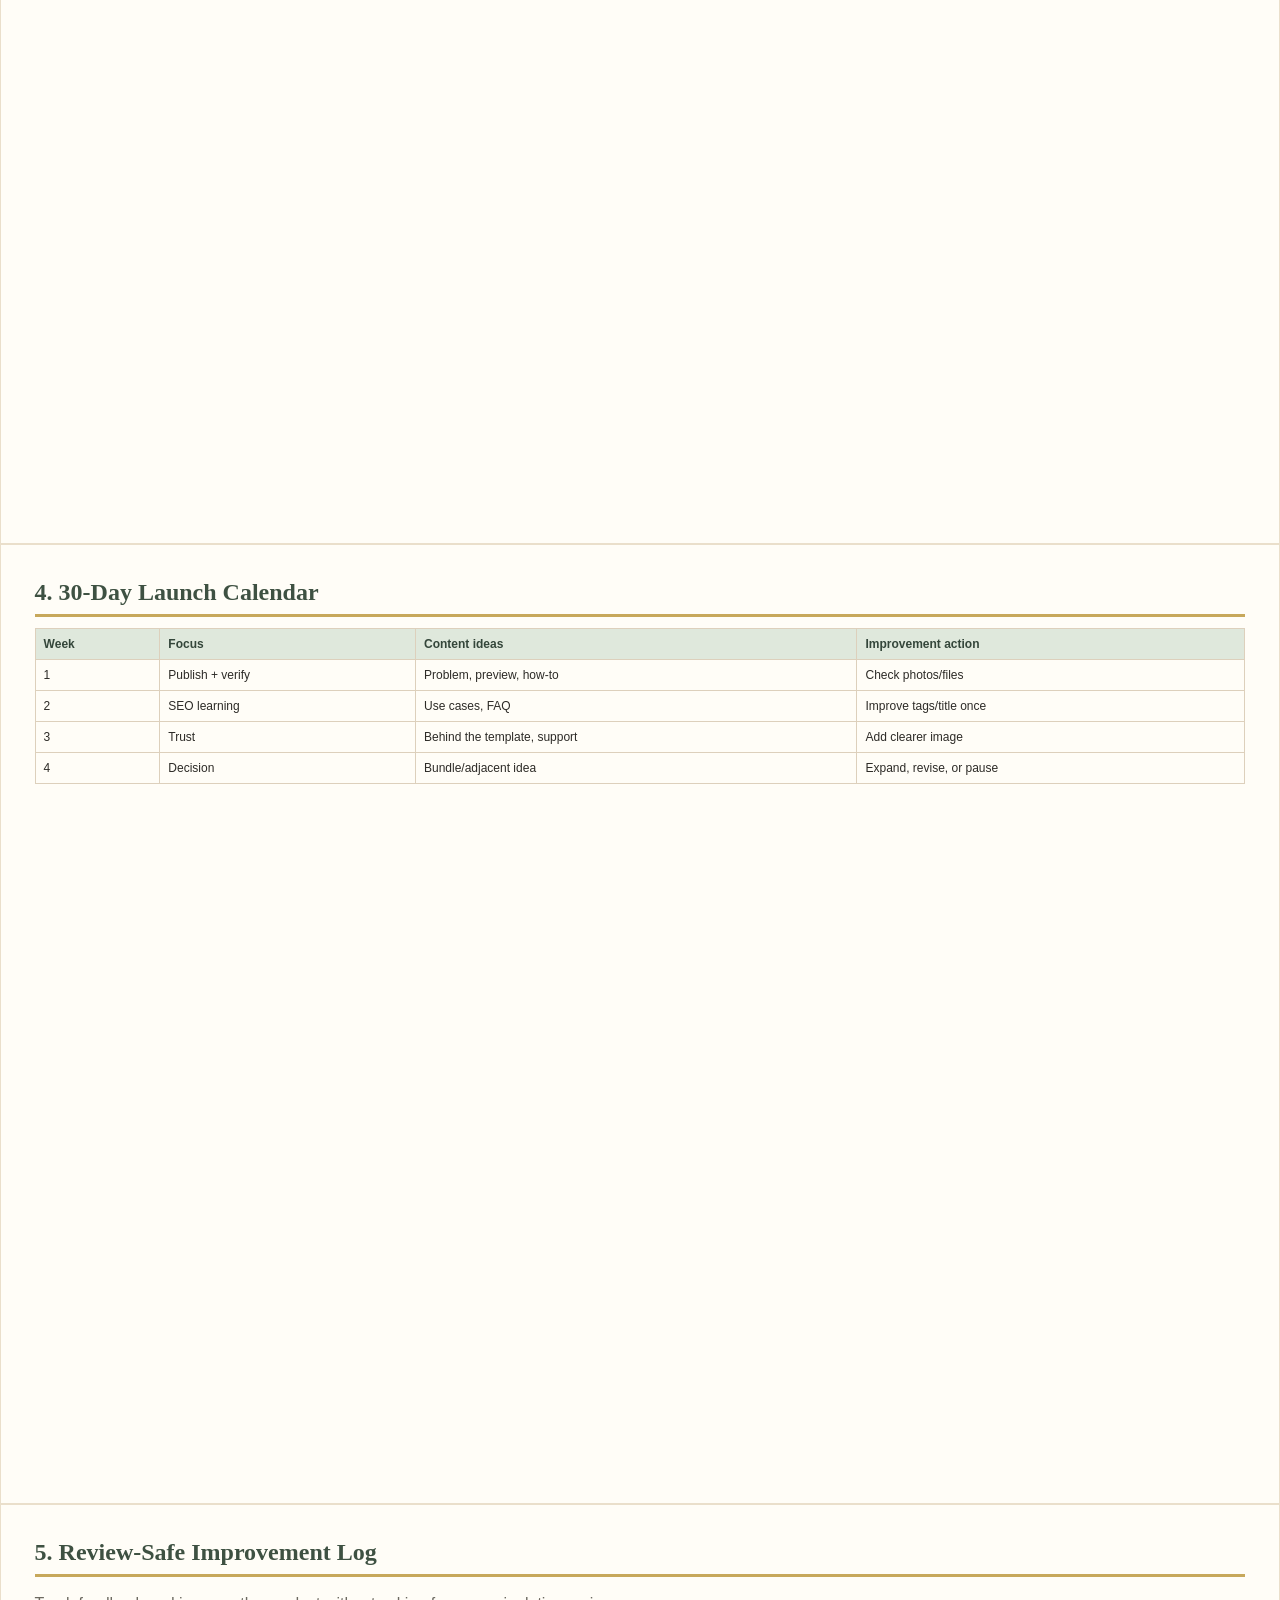
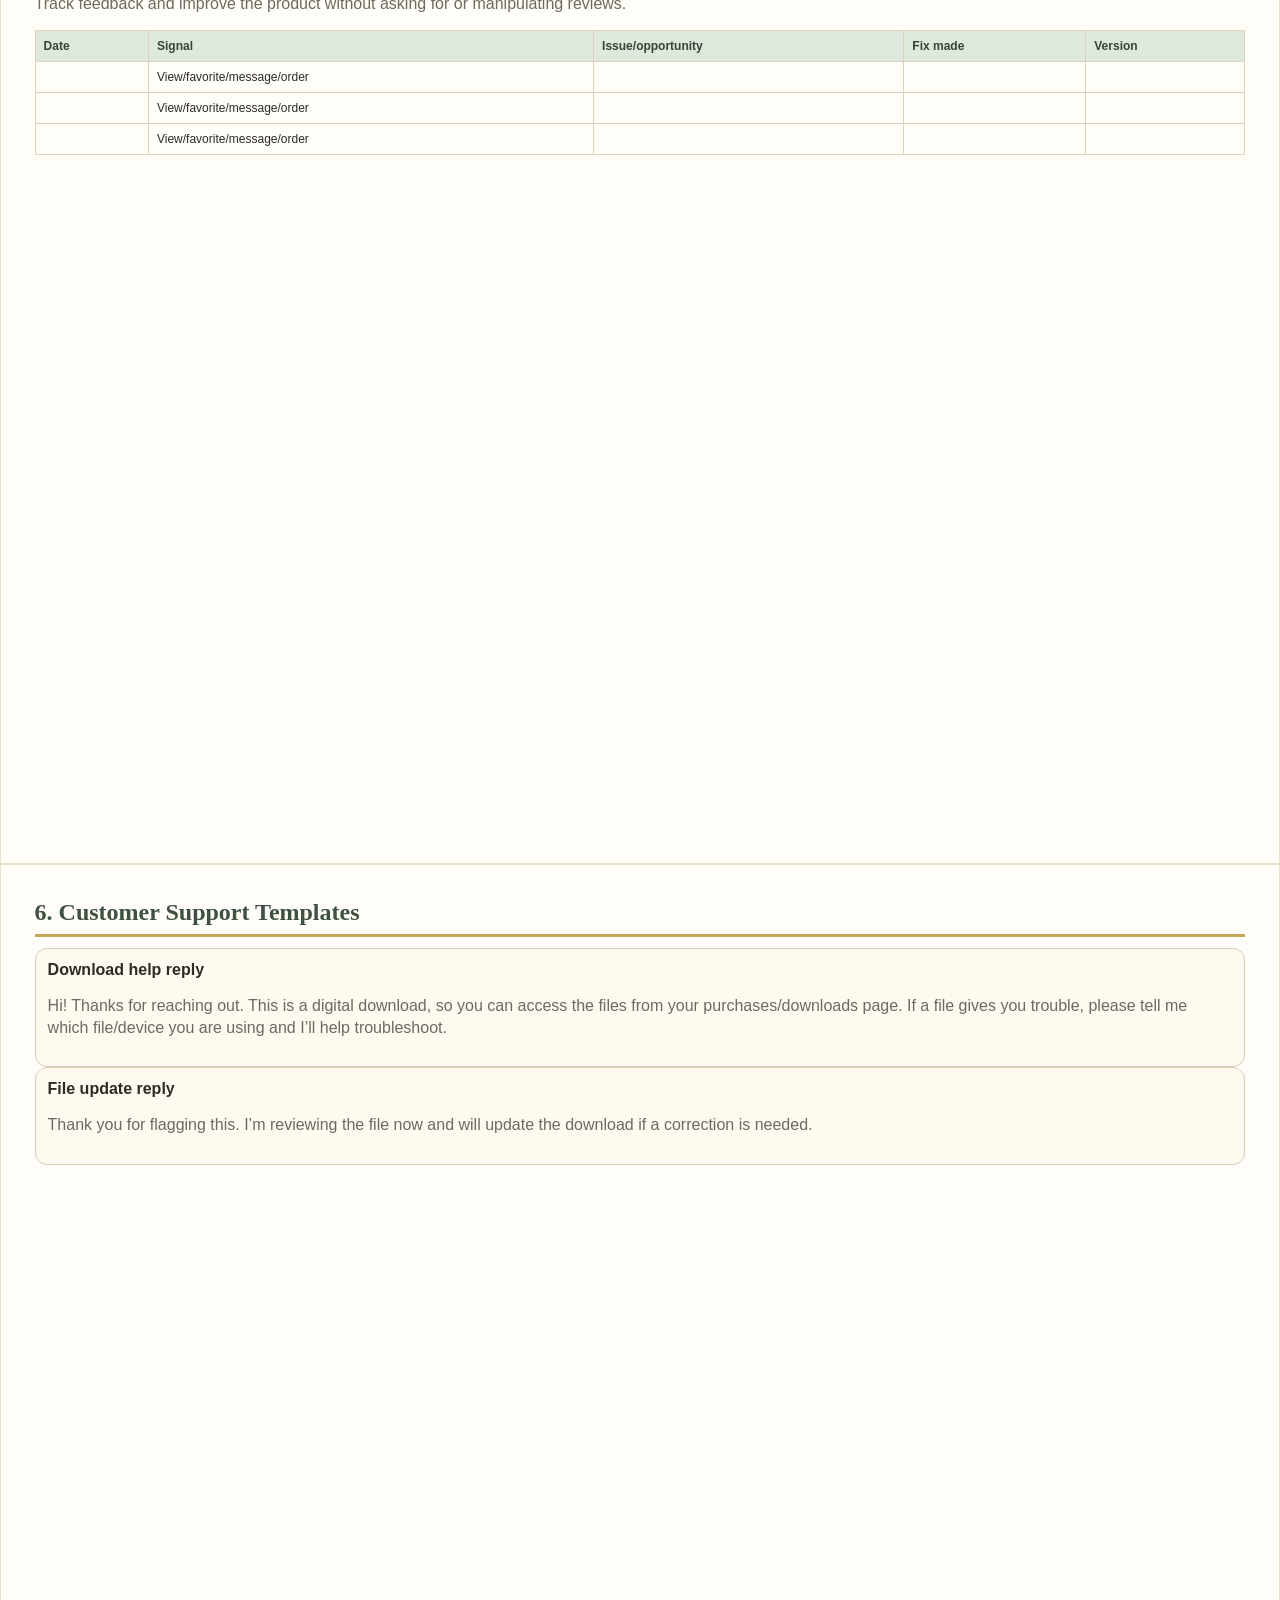
<file: etsy-products/2026-05-18-etsy-seller-profit-listing-command-center/customer_files/etsy_seller_command_center.html>
<!doctype html>
<html lang="en"><head><meta charset="utf-8"><title>Etsy Seller Profit & Listing Command Center</title>
<style>
@page { size: Letter; margin: 0.45in; }
:root{--sage:#7f927f;--cream:#fbf6ea;--paper:#fffdf7;--gold:#c7a85b;--ink:#2d2b27;--muted:#6d6a61;}
*{box-sizing:border-box} body{font-family:Arial,Helvetica,sans-serif;color:var(--ink);background:var(--cream);margin:0;}
.page{page-break-after:always;background:var(--paper);min-height:10in;padding:.35in;border:1px solid #eadfcb;position:relative;}
h1,h2{font-family:Georgia,'Times New Roman',serif;margin:0 0 .12in;} h1{font-size:34px;color:#3e5142} h2{font-size:24px;color:#3e5142;border-bottom:3px solid var(--gold);padding-bottom:8px;}
p{line-height:1.35;color:var(--muted)} .tag{display:inline-block;background:#edf1e9;color:#3e5142;padding:7px 10px;border-radius:999px;margin:4px;font-size:12px;font-weight:bold;}
.grid{display:grid;grid-template-columns:1fr 1fr;gap:12px}.box{border:1px solid #d9ccb4;background:#fffaf0;border-radius:12px;padding:12px;min-height:95px}.full{grid-column:1/-1}.line{border-bottom:1px solid #d8d0c1;height:28px}.small{font-size:12px;color:#777}.table{width:100%;border-collapse:collapse;margin-top:8px}th{background:#dfe8dc;color:#34463a}td,th{border:1px solid #ddd0bc;padding:8px;text-align:left;font-size:12px}.accent{color:var(--gold);font-weight:bold}.cover{display:flex;align-items:center;justify-content:center;text-align:center;min-height:9in;background:linear-gradient(135deg,#fffdf7,#f2eadb)}.cover-card{border:2px solid var(--gold);padding:.5in;border-radius:24px;max-width:7in;background:rgba(255,255,255,.72)}
@media print{body{background:white}.page{border:none;min-height:auto}}
</style></head><body>
<section class="page cover"><div class="cover-card"><p class="tag">Printable + CSV + Notion Copy Workspace</p><h1>Etsy Seller Profit & Listing Command Center</h1><p>A calm operations kit for planning digital products, tracking listing quality, organizing launch tasks, and estimating simple profit before you publish.</p><p class="small">Digital planning aid only. No income guarantee. Not financial, tax, legal, or accounting advice.</p></div></section>
<section class="page"><h2>1. Product Idea Scorecard</h2><p>Score ideas before you spend hours building. Favor specific buyer pain, low support burden, clear keywords, and files you can QA well.</p><table class="table"><tr><th>Idea</th><th>Buyer pain</th><th>Keyword</th><th>Build ease</th><th>Support risk</th><th>Next action</th></tr><tr><td></td><td></td><td></td><td>/5</td><td>/5</td><td></td></tr><tr><td></td><td></td><td></td><td>/5</td><td>/5</td><td></td></tr><tr><td></td><td></td><td></td><td>/5</td><td>/5</td><td></td></tr></table></section>
<section class="page"><h2>2. Listing SEO Planner</h2><div class="grid"><div class="box"><b>Primary keyword</b><div class="line"></div><div class="line"></div></div><div class="box"><b>Buyer outcome</b><div class="line"></div><div class="line"></div></div><div class="box full"><b>Title draft under 140 characters</b><div class="line"></div><div class="line"></div></div><div class="box full"><b>13 tag ideas</b><p>1_____ 2_____ 3_____ 4_____ 5_____ 6_____ 7_____ 8_____ 9_____ 10_____ 11_____ 12_____ 13_____</p></div></div></section>
<section class="page"><h2>3. Simple Profit Snapshot</h2><p>Use your real fees, taxes, ad spend, and production costs. This page is for planning clarity, not accounting advice.</p><table class="table"><tr><th>Item</th><th>Amount</th><th>Notes</th></tr><tr><td>Listing price</td><td></td><td></td></tr><tr><td>Platform/payment fees</td><td></td><td></td></tr><tr><td>Tax/VAT reserve</td><td></td><td></td></tr><tr><td>Ad spend per sale</td><td></td><td></td></tr><tr><td>Net estimate</td><td></td><td></td></tr></table></section>
<section class="page"><h2>4. 30-Day Launch Calendar</h2><table class="table"><tr><th>Week</th><th>Focus</th><th>Content ideas</th><th>Improvement action</th></tr><tr><td>1</td><td>Publish + verify</td><td>Problem, preview, how-to</td><td>Check photos/files</td></tr><tr><td>2</td><td>SEO learning</td><td>Use cases, FAQ</td><td>Improve tags/title once</td></tr><tr><td>3</td><td>Trust</td><td>Behind the template, support</td><td>Add clearer image</td></tr><tr><td>4</td><td>Decision</td><td>Bundle/adjacent idea</td><td>Expand, revise, or pause</td></tr></table></section>
<section class="page"><h2>5. Review-Safe Improvement Log</h2><p>Track feedback and improve the product without asking for or manipulating reviews.</p><table class="table"><tr><th>Date</th><th>Signal</th><th>Issue/opportunity</th><th>Fix made</th><th>Version</th></tr><tr><td></td><td>View/favorite/message/order</td><td></td><td></td><td></td></tr><tr><td></td><td>View/favorite/message/order</td><td></td><td></td><td></td></tr><tr><td></td><td>View/favorite/message/order</td><td></td><td></td><td></td></tr></table></section>
<section class="page"><h2>6. Customer Support Templates</h2><div class="box"><b>Download help reply</b><p>Hi! Thanks for reaching out. This is a digital download, so you can access the files from your purchases/downloads page. If a file gives you trouble, please tell me which file/device you are using and I’ll help troubleshoot.</p></div><div class="box"><b>File update reply</b><p>Thank you for flagging this. I’m reviewing the file now and will update the download if a correction is needed.</p></div></section>
</body></html>
</file>
